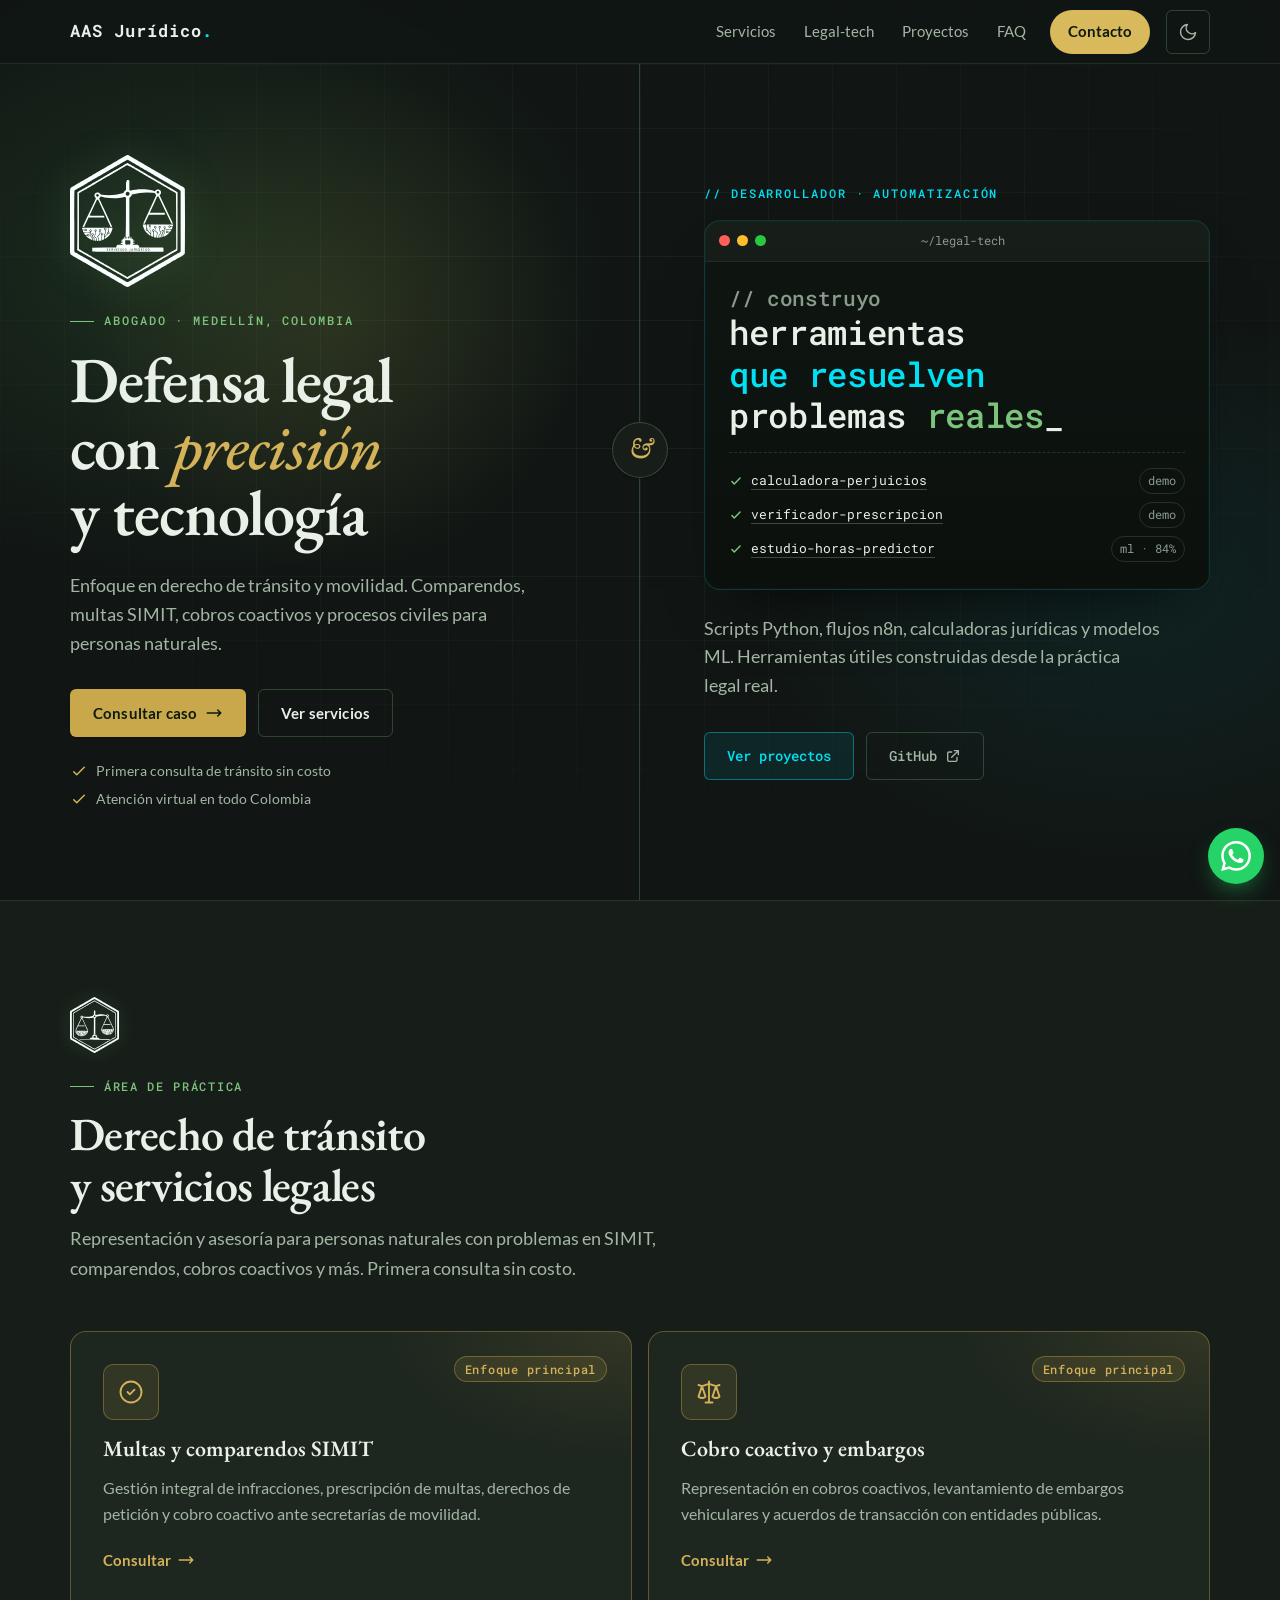
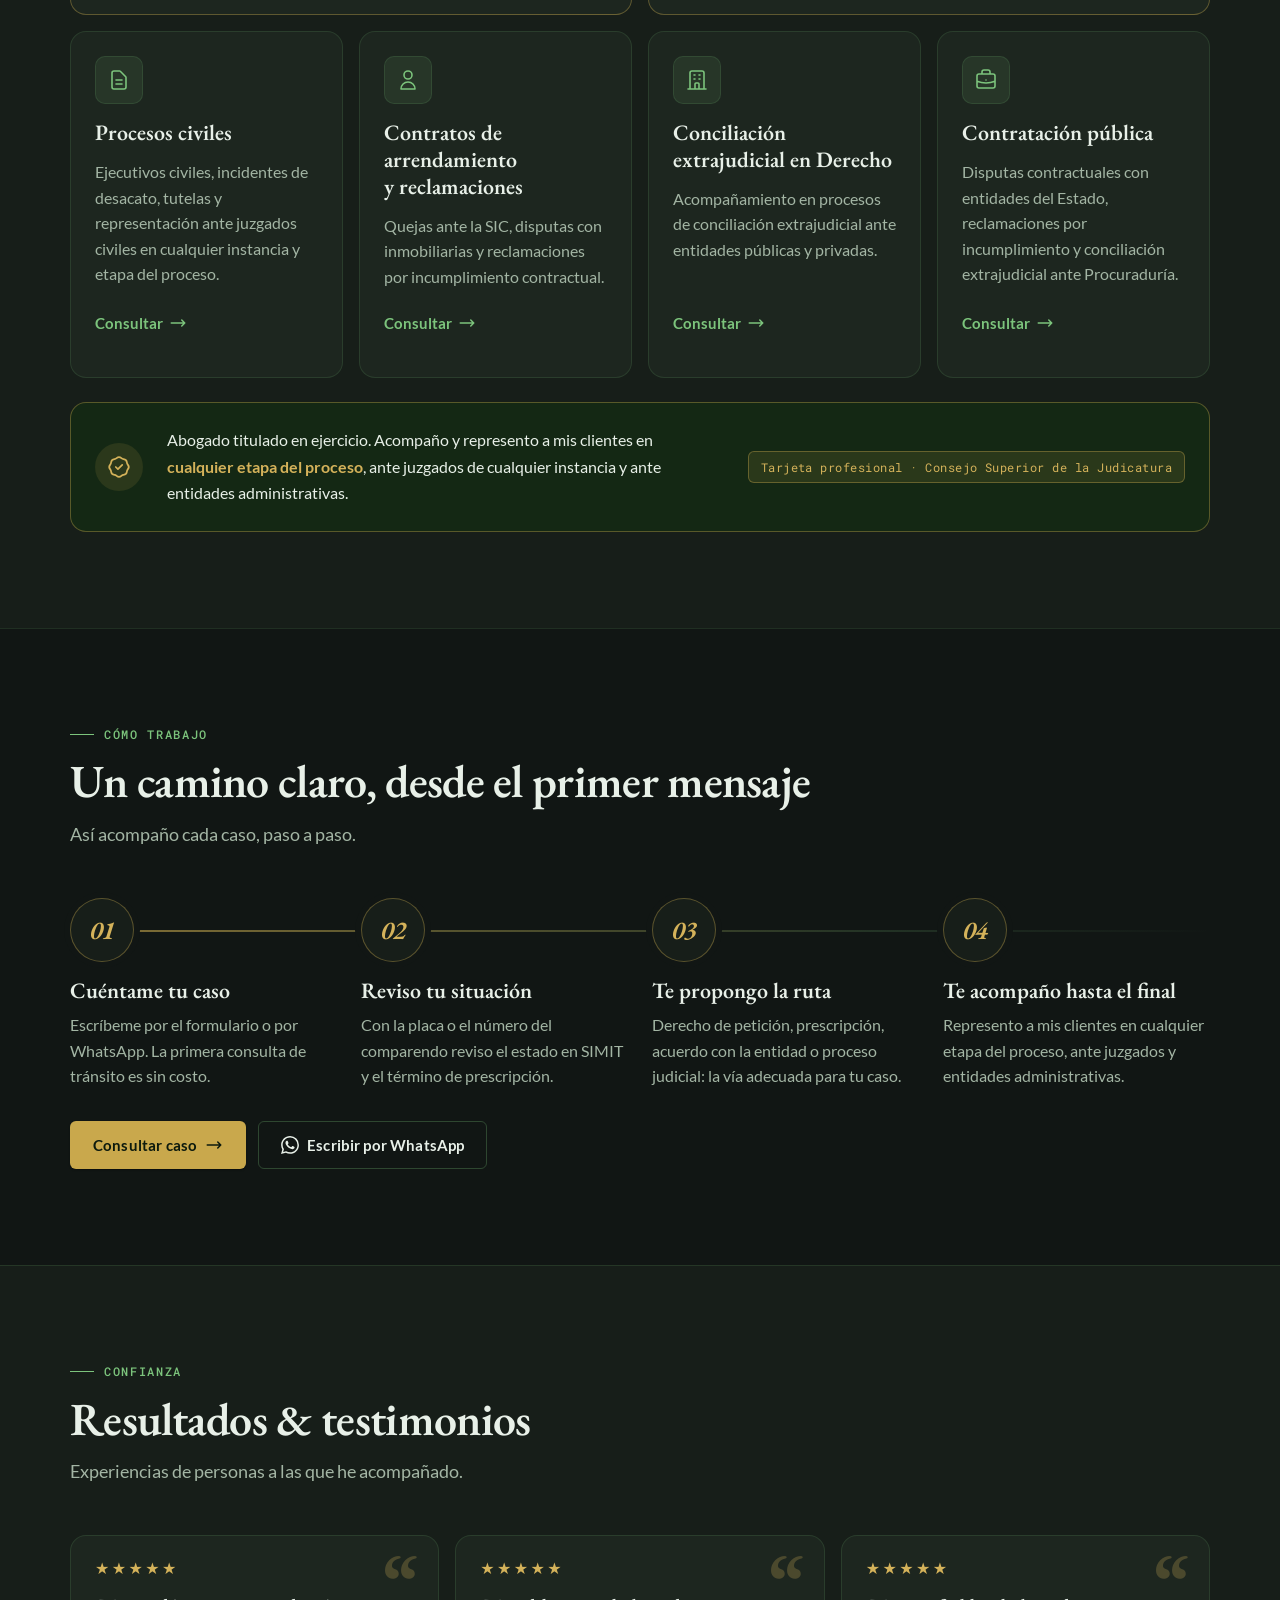
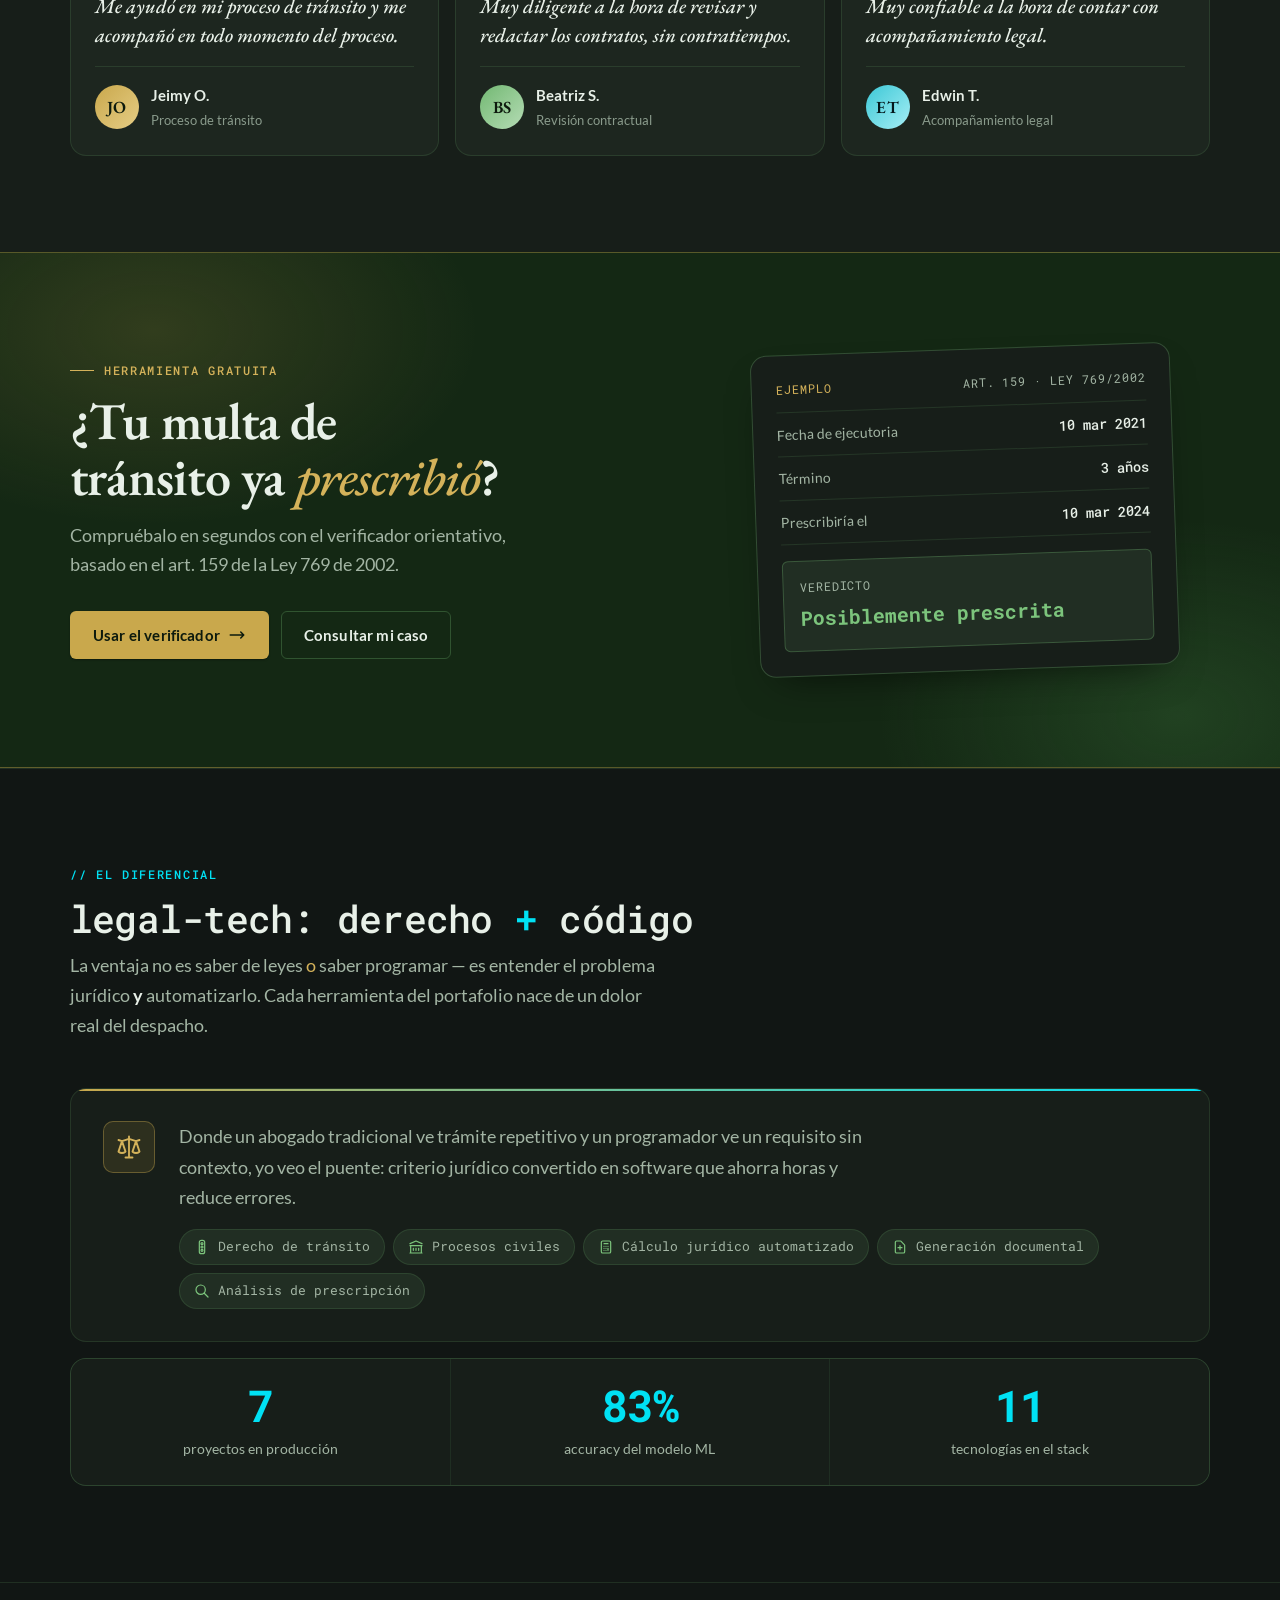
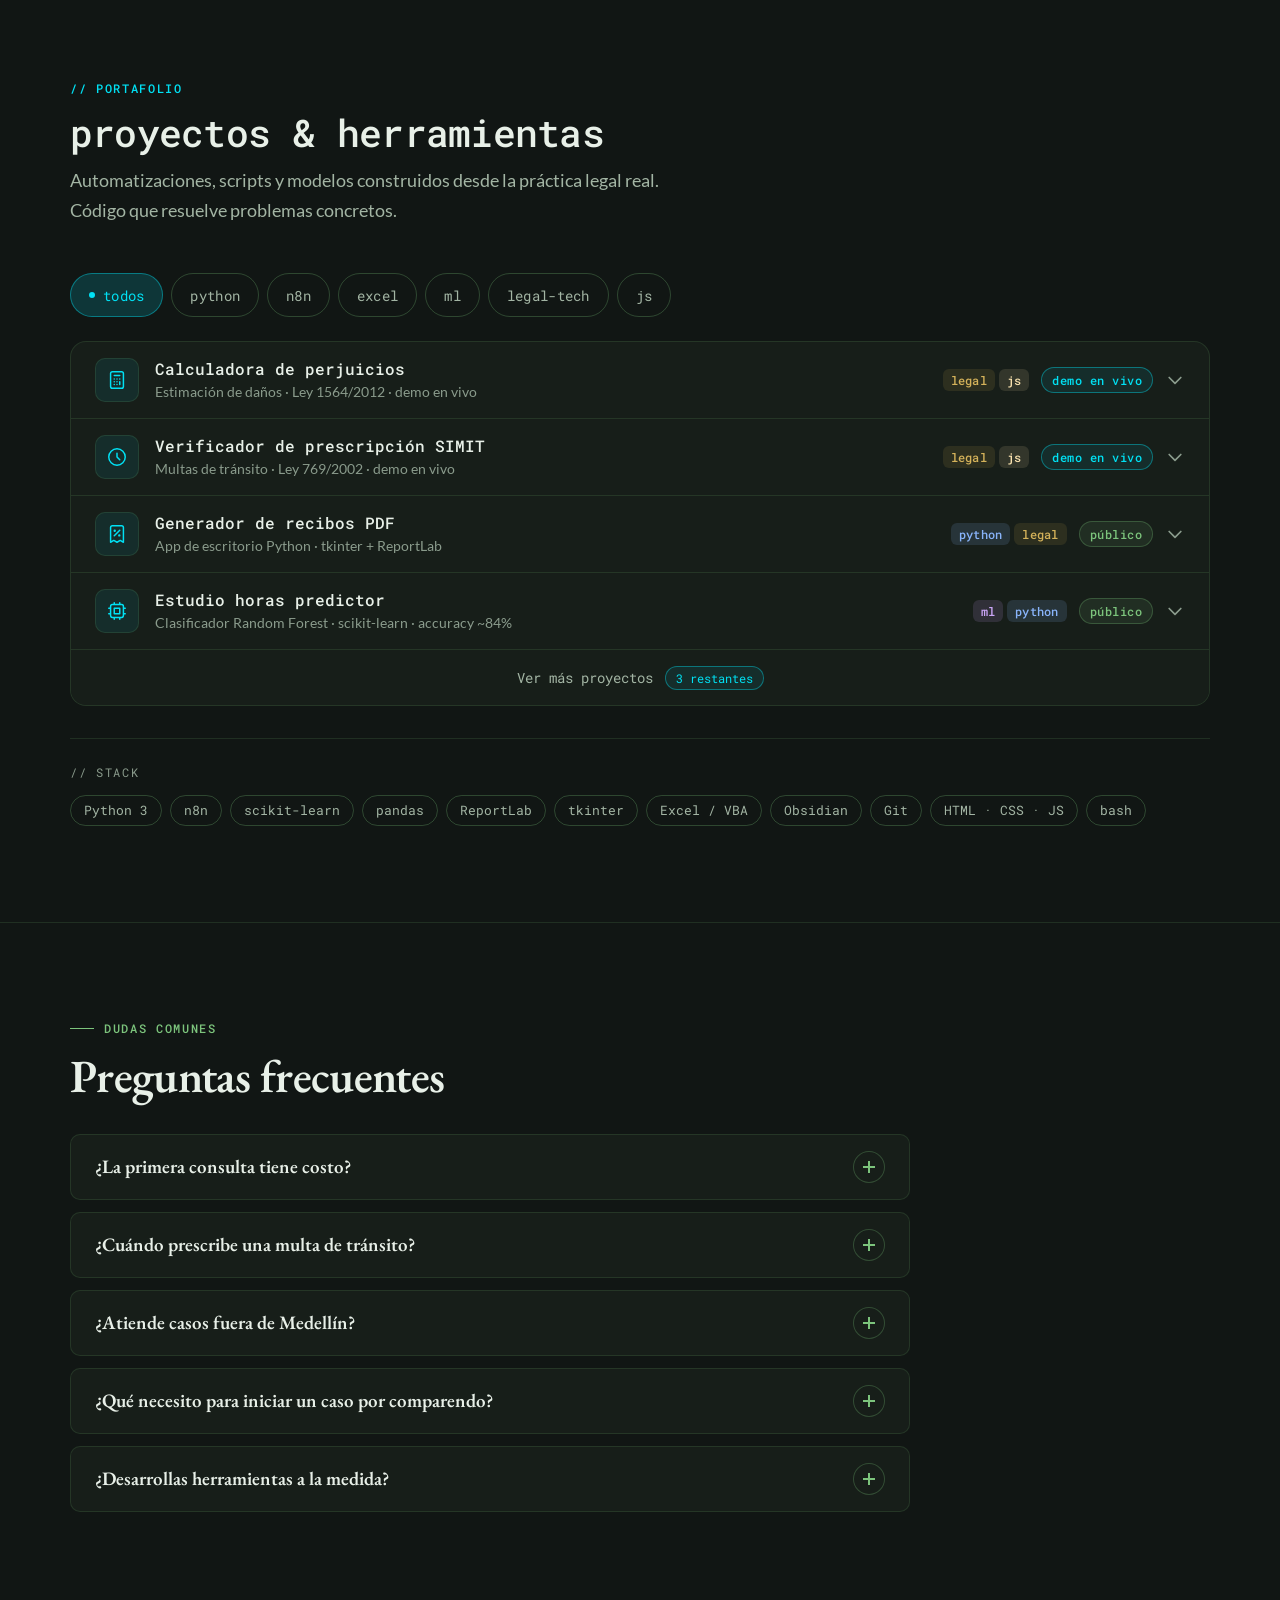
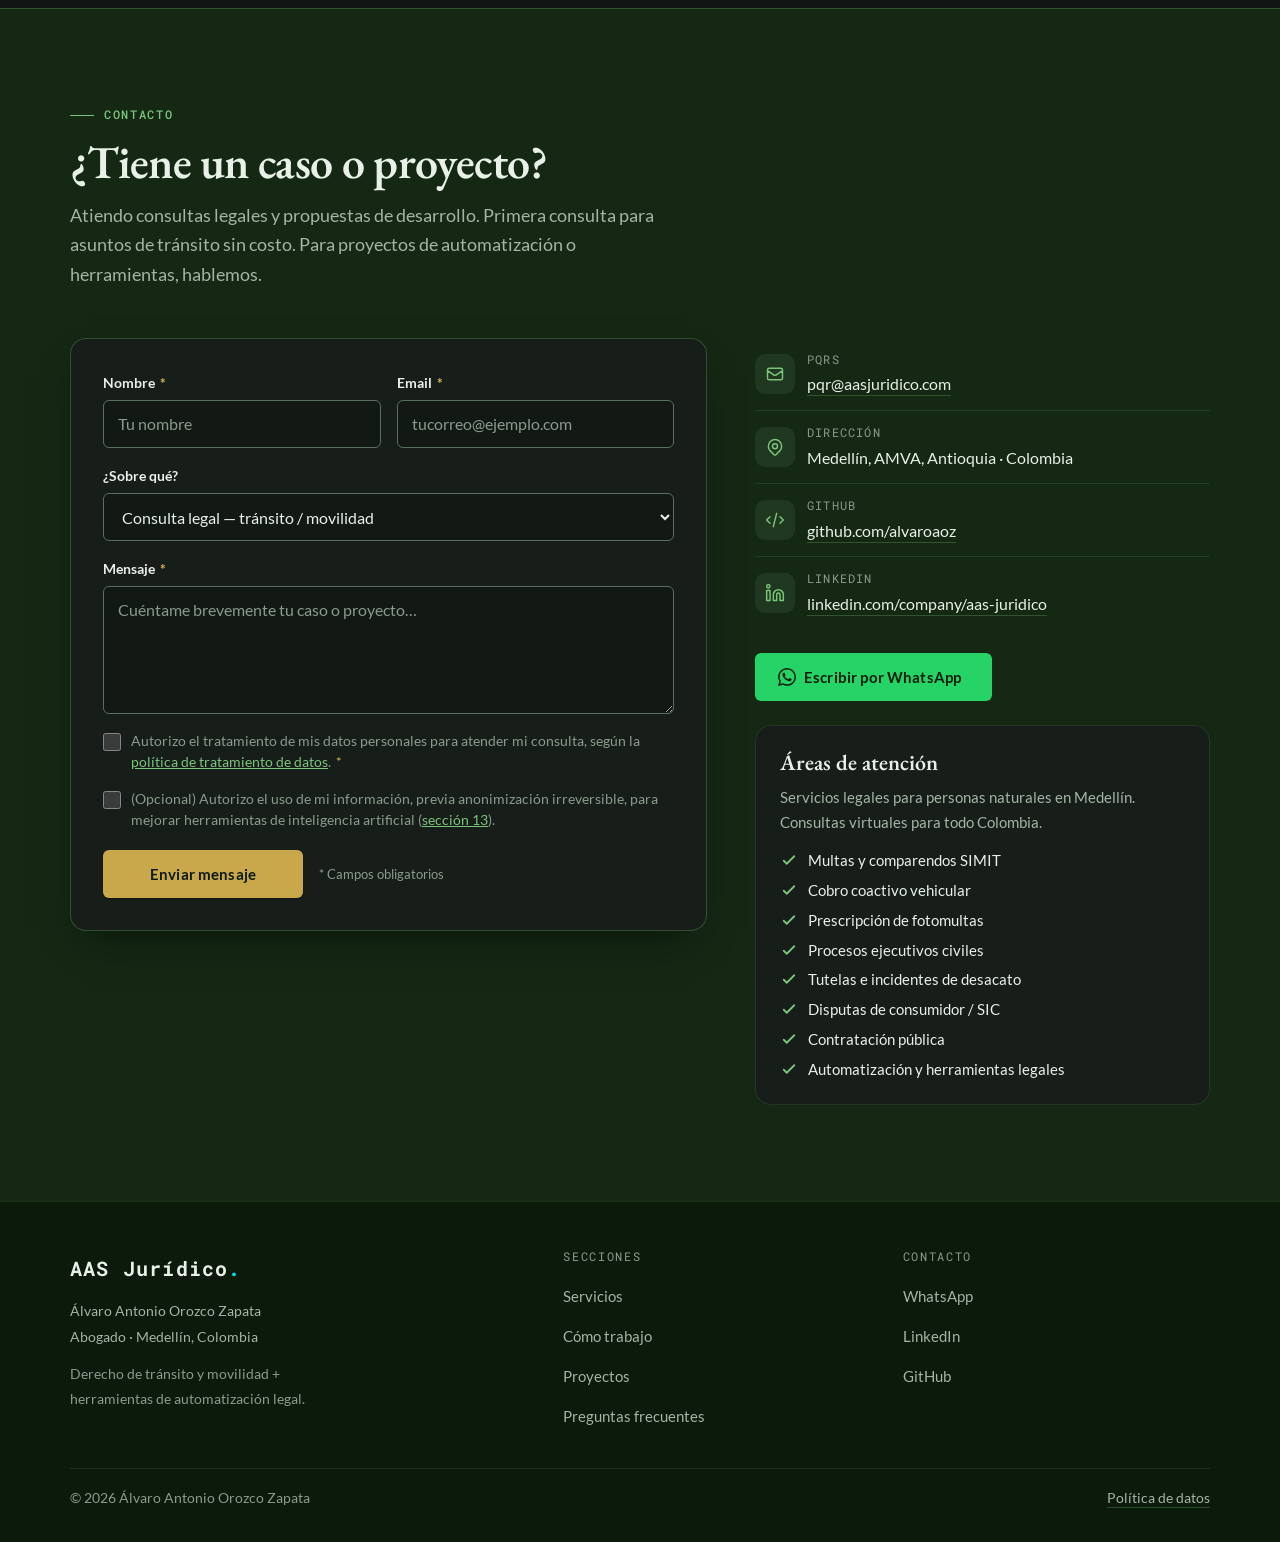
<file: index.html>
<!DOCTYPE html>
<html lang="es">
<head>
  <meta charset="UTF-8">
  <meta http-equiv="X-UA-Compatible" content="IE=edge">
  <meta name="viewport" content="width=device-width, initial-scale=1.0">

  <!-- Seguridad: Content-Security-Policy y políticas defensivas -->
  <meta http-equiv="Content-Security-Policy" content="default-src 'self'; script-src 'self' 'unsafe-inline'; style-src 'self' 'unsafe-inline'; font-src 'self' data:; img-src 'self' data:; connect-src 'self' https://api.web3forms.com; object-src 'none'; base-uri 'self'; form-action 'self'; upgrade-insecure-requests">
  <meta name="referrer" content="strict-origin-when-cross-origin">

  <meta name="description" content="Abogado de tránsito y movilidad en Medellín, con atención en todo Colombia: multas, comparendos, fotomultas, prescripción y cobro coactivo. Primera consulta de tránsito sin costo.">
  <meta name="author" content="Álvaro Antonio Orozco Zapata">
  <meta name="color-scheme" content="dark light">
  <meta name="theme-color" content="#111614">
  <link rel="canonical" href="https://www.aasjuridico.com/">

  <!-- Open Graph / redes sociales -->
  <meta property="og:type" content="website">
  <meta property="og:url" content="https://www.aasjuridico.com/">
  <meta property="og:title" content="AAS Jurídico — Abogado">
  <meta property="og:description" content="Abogado de tránsito y movilidad en Medellín, con atención en todo Colombia: multas, comparendos, fotomultas, prescripción y cobro coactivo. Primera consulta de tránsito sin costo.">
  <meta property="og:locale" content="es_CO">
  <meta property="og:image" content="https://www.aasjuridico.com/src/img/og-image.jpg">
  <meta property="og:image:type" content="image/jpeg">
  <meta property="og:image:alt" content="AAS Jurídico — Derecho de tránsito y movilidad en Medellín">
  <meta property="og:image:width" content="1200">
  <meta property="og:image:height" content="630">
  <meta name="twitter:card" content="summary_large_image">
  <meta name="twitter:title" content="AAS Jurídico — Abogado">
  <meta name="twitter:description" content="Abogado de tránsito y movilidad en Medellín, con atención en todo Colombia: multas, comparendos, fotomultas, prescripción y cobro coactivo. Primera consulta de tránsito sin costo.">
  <meta name="twitter:image" content="https://www.aasjuridico.com/src/img/og-image.jpg">

  <title>AAS Jurídico — Abogado</title>

  <link rel="icon" type="image/svg+xml" href="/src/img/logo-iso.svg">
  <link rel="apple-touch-icon" href="/src/img/icon-192.png">
  <link rel="manifest" href="/manifest.webmanifest">

  <!-- Fuentes autoalojadas: sin peticiones a Google; precarga las del primer pintado -->
  <link rel="preload" href="/css/fonts/lato-400.woff2" as="font" type="font/woff2" crossorigin>
  <link rel="preload" href="/css/fonts/eb-garamond-500-700.woff2" as="font" type="font/woff2" crossorigin>
  <link rel="stylesheet" href="/css/fonts.css?v=11">
  <link rel="stylesheet" href="css/main.css?v=11">

  <!-- Evita parpadeo de tema: aplica el tema guardado antes de pintar.
       La clase .js habilita las animaciones de scroll (sin JS el contenido se ve igual). -->
  <script>
    (function () {
      var d = document.documentElement;
      d.classList.add('js');
      try {
        if (localStorage.getItem('aoz-theme') === 'light') {
          d.setAttribute('data-theme', 'light');
          document.querySelector('meta[name="theme-color"]').setAttribute('content', '#f5f7f4');
        }
      } catch (e) {}
    })();
  </script>
</head>
<body>

<!-- Accesibilidad: salto al contenido -->
<a href="#main" class="skip-link">Saltar al contenido</a>

<!-- Barra de progreso de scroll -->
<div class="scroll-progress" id="scroll-progress" aria-hidden="true"></div>

<!-- NAV -->
<nav class="nav" aria-label="Navegación principal">
  <div class="nav__inner">
    <a href="#" class="nav__logo" aria-label="Inicio">
      <span class="nav__logo-text">AAS Jurídico<span class="nav__logo-dot">.</span></span>
    </a>
    <div class="nav__right">
      <button class="theme-toggle" id="theme-toggle" aria-label="Cambiar tema claro u oscuro" title="Cambiar tema">
        <svg width="24" height="24" class="icon-moon" viewBox="0 0 24 24" aria-hidden="true"><path d="M21 12.79A9 9 0 1111.21 3 7 7 0 0021 12.79z"/></svg>
        <svg width="24" height="24" class="icon-sun" viewBox="0 0 24 24" aria-hidden="true"><circle cx="12" cy="12" r="4"/><path d="M12 2v2m0 16v2M4.93 4.93l1.41 1.41m11.32 11.32l1.41 1.41M2 12h2m16 0h2M4.93 19.07l1.41-1.41m11.32-11.32l1.41-1.41"/></svg>
      </button>
      <button class="nav__toggle" aria-label="Abrir menú" aria-expanded="false" aria-controls="nav-menu">
        <svg width="24" height="24" class="icon-menu" viewBox="0 0 24 24" aria-hidden="true"><path d="M4 6h16M4 12h16M4 18h16"/></svg>
        <svg width="24" height="24" class="icon-close" viewBox="0 0 24 24" aria-hidden="true"><path d="M6 6l12 12M18 6L6 18"/></svg>
      </button>
    </div>
    <ul class="nav__menu" id="nav-menu" role="list">
      <li class="nav__menu-section">Derecho</li>
      <li><a href="#derecho">Servicios</a></li>
      <li class="nav__menu-section">&lt;dev/&gt;</li>
      <li><a href="#legaltech">Legal-tech</a></li>
      <li><a href="#proyectos">Proyectos</a></li>
      <li><a href="#faq">FAQ</a></li>
      <li><a href="#contacto" class="nav__pill">Contacto</a></li>
    </ul>
  </div>
</nav>

<main id="main">

<!-- HERO -->
<section class="hero" aria-label="Presentación">

  <div class="hero__glow" aria-hidden="true"></div>

  <div class="hero__law">
    <div class="hero__law-logo fade-up delay-1">
      <img src="/src/img/logo-full.svg" alt="AAS Jurídico" class="hero__law-logo-img" width="115" height="132" fetchpriority="high" decoding="async">
    </div>
    <p class="hero__eyebrow fade-up delay-2">Abogado · Medellín, Colombia</p>
    <h1 class="fade-up delay-3">
      Defensa legal<br>
      con <em>precisión</em><br>
      y tecnología
    </h1>
    <p class="hero__desc fade-up delay-4">
      Enfoque en derecho de tránsito y movilidad. Comparendos, multas SIMIT, cobros coactivos y procesos civiles para personas naturales.
    </p>
    <div class="hero__ctas fade-up delay-5">
      <a href="#contacto" class="btn-gold">Consultar caso<svg width="24" height="24" viewBox="0 0 24 24" aria-hidden="true"><path d="M17 8l4 4m0 0l-4 4m4-4H3"/></svg></a>
      <a href="#derecho"  class="btn-outline-green">Ver servicios</a>
    </div>
    <ul class="hero__trust fade-up delay-5">
      <li><svg width="24" height="24" viewBox="0 0 24 24" aria-hidden="true"><path d="M5 13l4 4L19 7"/></svg>Primera consulta de tránsito sin costo</li>
      <li><svg width="24" height="24" viewBox="0 0 24 24" aria-hidden="true"><path d="M5 13l4 4L19 7"/></svg>Atención virtual en todo Colombia</li>
    </ul>
  </div>

  <div class="hero__divider" aria-hidden="true">&amp;</div>

  <div class="hero__dev">
    <p class="hero__eyebrow fade-up delay-1">// desarrollador · automatización</p>
    <div class="terminal fade-up delay-2">
      <div class="terminal__bar" aria-hidden="true">
        <span class="terminal__dot"></span><span class="terminal__dot"></span><span class="terminal__dot"></span>
        <span class="terminal__title">~/legal-tech</span>
      </div>
      <div class="terminal__body">
        <h2 class="terminal__heading">
          <span class="t-line c-dim">// construyo</span>
          <span class="t-line">herramientas</span>
          <span class="t-line c-cyan">que resuelven</span>
          <span class="t-line">problemas<span class="c-green"> reales</span><span class="cursor" aria-hidden="true">_</span></span>
        </h2>
        <ul class="terminal__log" aria-label="Demos y proyectos destacados">
          <li><a href="#proyectos" data-abrir="calculadora-perjuicios">calculadora-perjuicios</a><span class="t-tag">demo</span></li>
          <li><a href="#proyectos" data-abrir="verificador-prescripcion">verificador-prescripcion</a><span class="t-tag">demo</span></li>
          <li><a href="#proyectos" data-abrir="estudio-horas-predictor">estudio-horas-predictor</a><span class="t-tag">ml · 84%</span></li>
        </ul>
      </div>
    </div>
    <p class="hero__desc fade-up delay-3">
      Scripts Python, flujos n8n, calculadoras jurídicas y modelos ML. Herramientas útiles construidas desde la práctica legal real.
    </p>
    <div class="hero__ctas fade-up delay-4">
      <a href="#proyectos" class="btn-cyan">Ver proyectos</a>
      <a href="https://github.com/alvaroaoz" target="_blank" rel="noopener noreferrer" class="btn-outline-cyan">GitHub<svg width="24" height="24" viewBox="0 0 24 24" aria-hidden="true"><path d="M10 6H6a2 2 0 00-2 2v10a2 2 0 002 2h10a2 2 0 002-2v-4M14 4h6m0 0v6m0-6L10 14"/></svg><span class="sr-only">(se abre en una pestaña nueva)</span></a>
    </div>
  </div>

</section>

<!-- DERECHO -->
<section id="derecho" class="section" aria-label="Servicios jurídicos">
  <div class="section__inner">

    <div class="section__law-header">
      <img src="/src/img/logo-iso.svg" alt="" class="section__law-logo-img" width="49" height="56" aria-hidden="true" loading="lazy" decoding="async">
    </div>
    <span class="section__label section__label--law">Área de práctica</span>
    <h2 class="section__title section__title--serif">
      Derecho de tránsito<br>y servicios legales
    </h2>
    <p class="section__sub">
      Representación y asesoría para personas naturales con problemas en SIMIT, comparendos, cobros coactivos y más. Primera consulta sin costo.
    </p>

    <div class="law-grid">
      <article class="law-card law-card--core reveal">
        <span class="law-card__badge">Enfoque principal</span>
        <div class="law-card__icon" aria-hidden="true"><svg width="24" height="24" viewBox="0 0 24 24"><path d="M9 12l2 2 4-4m6 2a9 9 0 11-18 0 9 9 0 0118 0z"/></svg></div>
        <h3>Multas y comparendos SIMIT</h3>
        <p>Gestión integral de infracciones, prescripción de multas, derechos de petición y cobro coactivo ante secretarías de movilidad.</p>
        <a class="law-card__link" href="#contacto" data-tipo="Consulta legal — tránsito/movilidad">Consultar<span class="sr-only"> sobre multas y comparendos SIMIT</span><svg width="24" height="24" viewBox="0 0 24 24" aria-hidden="true"><path d="M17 8l4 4m0 0l-4 4m4-4H3"/></svg></a>
      </article>
      <article class="law-card law-card--core reveal">
        <span class="law-card__badge">Enfoque principal</span>
        <div class="law-card__icon" aria-hidden="true"><svg width="24" height="24" viewBox="0 0 24 24"><path d="M3 6l3 1m0 0l-3 9a5 5 0 006 0M6 7l3 9M6 7l6-2m6 2l3-1m-3 1l-3 9a5 5 0 006 0M18 7l3 9m-3-9l-6-2m0-2v2m0 16V5m0 16H9m3 0h3"/></svg></div>
        <h3>Cobro coactivo y embargos</h3>
        <p>Representación en cobros coactivos, levantamiento de embargos vehiculares y acuerdos de transacción con entidades públicas.</p>
        <a class="law-card__link" href="#contacto" data-tipo="Consulta legal — tránsito/movilidad">Consultar<span class="sr-only"> sobre cobro coactivo y embargos</span><svg width="24" height="24" viewBox="0 0 24 24" aria-hidden="true"><path d="M17 8l4 4m0 0l-4 4m4-4H3"/></svg></a>
      </article>
      <article class="law-card reveal">
        <div class="law-card__icon" aria-hidden="true"><svg width="24" height="24" viewBox="0 0 24 24"><path d="M9 12h6m-6 4h6m2 5H7a2 2 0 01-2-2V5a2 2 0 012-2h5.586a1 1 0 01.707.293l5.414 5.414a1 1 0 01.293.707V19a2 2 0 01-2 2z"/></svg></div>
        <h3>Procesos civiles</h3>
        <p>Ejecutivos civiles, incidentes de desacato, tutelas y representación ante juzgados civiles en cualquier instancia y etapa del proceso.</p>
        <a class="law-card__link" href="#contacto" data-tipo="Consulta legal — proceso civil">Consultar<span class="sr-only"> sobre procesos civiles</span><svg width="24" height="24" viewBox="0 0 24 24" aria-hidden="true"><path d="M17 8l4 4m0 0l-4 4m4-4H3"/></svg></a>
      </article>
      <article class="law-card reveal">
        <div class="law-card__icon" aria-hidden="true"><svg width="24" height="24" viewBox="0 0 24 24"><path d="M16 7a4 4 0 11-8 0 4 4 0 018 0zM12 14a7 7 0 00-7 7h14a7 7 0 00-7-7z"/></svg></div>
        <h3>Contratos de arrendamiento y reclamaciones</h3>
        <p>Quejas ante la SIC, disputas con inmobiliarias y reclamaciones por incumplimiento contractual.</p>
        <a class="law-card__link" href="#contacto" data-tipo="Consulta legal — otro">Consultar<span class="sr-only"> sobre contratos de arrendamiento y reclamaciones</span><svg width="24" height="24" viewBox="0 0 24 24" aria-hidden="true"><path d="M17 8l4 4m0 0l-4 4m4-4H3"/></svg></a>
      </article>
      <article class="law-card reveal">
        <div class="law-card__icon" aria-hidden="true"><svg width="24" height="24" viewBox="0 0 24 24"><path d="M19 21V5a2 2 0 00-2-2H7a2 2 0 00-2 2v16m14 0h2m-2 0h-5m-9 0H3m2 0h5M9 7h1m-1 4h1m4-4h1m-1 4h1m-5 10v-5a1 1 0 011-1h2a1 1 0 011 1v5m-4 0h4"/></svg></div>
        <h3>Conciliación extrajudicial en Derecho</h3>
        <p>Acompañamiento en procesos de conciliación extrajudicial ante entidades públicas y privadas.</p>
        <a class="law-card__link" href="#contacto" data-tipo="Consulta legal — otro">Consultar<span class="sr-only"> sobre conciliación extrajudicial en derecho</span><svg width="24" height="24" viewBox="0 0 24 24" aria-hidden="true"><path d="M17 8l4 4m0 0l-4 4m4-4H3"/></svg></a>
      </article>
      <article class="law-card reveal">
        <div class="law-card__icon" aria-hidden="true"><svg width="24" height="24" viewBox="0 0 24 24"><path d="M21 13.255A24 24 0 0112 15c-3.183 0-6.22-.62-9-1.745M16 6V4a2 2 0 00-2-2h-4a2 2 0 00-2 2v2m4 6h.01M5 20h14a2 2 0 002-2V8a2 2 0 00-2-2H5a2 2 0 00-2 2v10a2 2 0 002 2z"/></svg></div>
        <h3>Contratación pública</h3>
        <p>Disputas contractuales con entidades del Estado, reclamaciones por incumplimiento y conciliación extrajudicial ante Procuraduría.</p>
        <a class="law-card__link" href="#contacto" data-tipo="Consulta legal — otro">Consultar<span class="sr-only"> sobre contratación pública</span><svg width="24" height="24" viewBox="0 0 24 24" aria-hidden="true"><path d="M17 8l4 4m0 0l-4 4m4-4H3"/></svg></a>
      </article>
    </div>

    <div class="tp-box reveal">
      <div class="tp-box__icon" aria-hidden="true"><svg width="24" height="24" viewBox="0 0 24 24"><path d="M9 12l2 2 4-4M7.835 4.697a3.42 3.42 0 001.946-.806 3.42 3.42 0 014.438 0 3.42 3.42 0 001.946.806 3.42 3.42 0 013.138 3.138 3.42 3.42 0 00.806 1.946 3.42 3.42 0 010 4.438 3.42 3.42 0 00-.806 1.946 3.42 3.42 0 01-3.138 3.138 3.42 3.42 0 00-1.946.806 3.42 3.42 0 01-4.438 0 3.42 3.42 0 00-1.946-.806 3.42 3.42 0 01-3.138-3.138 3.42 3.42 0 00-.806-1.946 3.42 3.42 0 010-4.438 3.42 3.42 0 00.806-1.946 3.42 3.42 0 013.138-3.138z"/></svg></div>
      <p>Abogado titulado en ejercicio. Acompaño y represento a mis clientes en <strong>cualquier etapa del proceso</strong>, ante juzgados de cualquier instancia y ante entidades administrativas.</p>
      <span class="tp-badge">Tarjeta profesional · Consejo Superior de la Judicatura</span>
    </div>

  </div>
</section>

<!-- CÓMO TRABAJO -->
<section id="proceso" class="section section--process" aria-labelledby="proceso-title">
  <div class="section__inner">
    <span class="section__label section__label--law">Cómo trabajo</span>
    <h2 class="section__title section__title--serif" id="proceso-title">Un camino claro, desde el primer mensaje</h2>
    <p class="section__sub">Así acompaño cada caso, paso a paso.</p>

    <ol class="steps" role="list">
      <li class="step reveal">
        <span class="step__num" aria-hidden="true">01</span>
        <h3 class="step__title">Cuéntame tu caso</h3>
        <p>Escríbeme por el formulario o por WhatsApp. La primera consulta de tránsito es sin costo.</p>
      </li>
      <li class="step reveal">
        <span class="step__num" aria-hidden="true">02</span>
        <h3 class="step__title">Reviso tu situación</h3>
        <p>Con la placa o el número del comparendo reviso el estado en SIMIT y el término de prescripción.</p>
      </li>
      <li class="step reveal">
        <span class="step__num" aria-hidden="true">03</span>
        <h3 class="step__title">Te propongo la ruta</h3>
        <p>Derecho de petición, prescripción, acuerdo con la entidad o proceso judicial: la vía adecuada para tu caso.</p>
      </li>
      <li class="step reveal">
        <span class="step__num" aria-hidden="true">04</span>
        <h3 class="step__title">Te acompaño hasta el final</h3>
        <p>Represento a mis clientes en cualquier etapa del proceso, ante juzgados y entidades administrativas.</p>
      </li>
    </ol>

    <div class="process__cta reveal">
      <a href="#contacto" class="btn-gold">Consultar caso<svg width="24" height="24" viewBox="0 0 24 24" aria-hidden="true"><path d="M17 8l4 4m0 0l-4 4m4-4H3"/></svg></a>
      <a href="https://wa.me/573027400632?text=Hola%2C%20quiero%20consultar%20sobre..." class="btn-outline-green" target="_blank" rel="noopener noreferrer"><svg width="24" height="24" viewBox="0 0 24 24" aria-hidden="true"><path d="M17.472 14.382c-.297-.149-1.758-.867-2.03-.967-.273-.099-.471-.148-.67.15-.197.297-.767.966-.94 1.164-.173.199-.347.223-.644.075-.297-.15-1.255-.463-2.39-1.475-.883-.788-1.48-1.761-1.653-2.059-.173-.297-.018-.458.13-.606.134-.133.298-.347.446-.52.149-.174.198-.298.298-.497.099-.198.05-.371-.025-.52-.075-.149-.669-1.612-.916-2.207-.242-.579-.487-.5-.669-.51-.173-.008-.371-.01-.57-.01-.198 0-.52.074-.792.372-.272.297-1.04 1.016-1.04 2.479 0 1.462 1.065 2.875 1.213 3.074.149.198 2.096 3.2 5.077 4.487.709.306 1.262.489 1.694.625.712.227 1.36.195 1.871.118.571-.085 1.758-.719 2.006-1.413.248-.694.248-1.289.173-1.413-.074-.124-.272-.198-.57-.347m-5.421 7.403h-.004a9.87 9.87 0 01-5.031-1.378l-.361-.214-3.741.982.998-3.648-.235-.374a9.86 9.86 0 01-1.51-5.26c.001-5.45 4.436-9.884 9.888-9.884 2.64 0 5.122 1.03 6.988 2.898a9.825 9.825 0 012.893 6.994c-.003 5.45-4.437 9.884-9.885 9.884m8.413-18.297A11.815 11.815 0 0012.05 0C5.495 0 .16 5.335.157 11.892c0 2.096.547 4.142 1.588 5.945L.057 24l6.305-1.654a11.882 11.882 0 005.683 1.448h.005c6.554 0 11.89-5.335 11.893-11.893a11.821 11.821 0 00-3.48-8.413z"/></svg>Escribir por WhatsApp<span class="sr-only"> (se abre en una pestaña nueva)</span></a>
    </div>
  </div>
</section>

<!-- RESULTADOS / TESTIMONIOS -->
<section id="resultados" class="section section--testi" aria-label="Resultados y testimonios">
  <div class="section__inner">
    <span class="section__label section__label--law">Confianza</span>
    <h2 class="section__title section__title--serif">Resultados &amp; testimonios</h2>
    <p class="section__sub">
      Experiencias de personas a las que he acompañado.
    </p>

    <div class="testi-grid">
      <figure class="testi-card reveal">
        <div class="testi-card__stars" role="img" aria-label="5 de 5 estrellas">★★★★★</div>
        <blockquote>Me ayudó en mi proceso de tránsito y me acompañó en todo momento del proceso.</blockquote>
        <figcaption><span class="testi-card__avatar" aria-hidden="true">JO</span><span class="testi-card__who"><span class="testi-card__name">Jeimy O.</span><span class="testi-card__case">Proceso de tránsito</span></span></figcaption>
      </figure>
      <figure class="testi-card reveal">
        <div class="testi-card__stars" role="img" aria-label="5 de 5 estrellas">★★★★★</div>
        <blockquote>Muy diligente a la hora de revisar y redactar los contratos, sin contratiempos.</blockquote>
        <figcaption><span class="testi-card__avatar" aria-hidden="true">BS</span><span class="testi-card__who"><span class="testi-card__name">Beatriz S.</span><span class="testi-card__case">Revisión contractual</span></span></figcaption>
      </figure>
      <figure class="testi-card reveal">
        <div class="testi-card__stars" role="img" aria-label="5 de 5 estrellas">★★★★★</div>
        <blockquote>Muy confiable a la hora de contar con acompañamiento legal.</blockquote>
        <figcaption><span class="testi-card__avatar" aria-hidden="true">ET</span><span class="testi-card__who"><span class="testi-card__name">Edwin T.</span><span class="testi-card__case">Acompañamiento legal</span></span></figcaption>
      </figure>
    </div>

    <!-- FORMULARIO "DEJA TU TESTIMONIO" (desactivado; para reactivarlo, quita este comentario).
         La lógica JS (#testi-form en js/main.js) y los estilos (.testi-leave/.testi-form en css/main.css) siguen listos.
    <details class="testi-leave reveal">
      <summary class="btn-outline-green">¿Te acompañé en tu caso? Deja tu testimonio</summary>
      <form class="contact-form testi-form" id="testi-form" autocomplete="on">
        <input type="hidden" name="access_key" value="b7d80fa3-d1ab-4eb9-ac18-b5873f93e70f">
        <input type="hidden" name="subject" value="Nuevo testimonio desde aasjuridico.com">
        <input type="hidden" name="from_name" value="Testimonios AAS Jurídico">
        <input type="checkbox" name="botcheck" class="sr-only" tabindex="-1" autocomplete="off" aria-hidden="true">
        <div class="contact-form__row">
          <div class="field">
            <label for="tf-nombre">Nombre <span class="field__req" aria-hidden="true">*</span></label>
            <input type="text" id="tf-nombre" name="name" required maxlength="80" placeholder="Se publicará como nombre e inicial" autocomplete="name">
          </div>
          <div class="field">
            <label for="tf-caso">Tipo de caso</label>
            <select id="tf-caso" name="caso">
              <option>Proceso de tránsito</option>
              <option>Proceso civil</option>
              <option>Revisión contractual</option>
              <option>Acompañamiento legal</option>
              <option>Otro</option>
            </select>
          </div>
        </div>
        <div class="field">
          <label for="tf-estrellas">Calificación</label>
          <select id="tf-estrellas" name="estrellas">
            <option value="5">★★★★★ Excelente</option>
            <option value="4">★★★★ Muy bueno</option>
            <option value="3">★★★ Bueno</option>
            <option value="2">★★ Regular</option>
            <option value="1">★ Malo</option>
          </select>
        </div>
        <div class="field">
          <label for="tf-msg">Tu experiencia <span class="field__req" aria-hidden="true">*</span></label>
          <textarea id="tf-msg" name="message" required rows="3" maxlength="600" placeholder="Cuéntanos cómo fue el acompañamiento…"></textarea>
        </div>
        <label class="testi-form__consent">
          <input type="checkbox" name="autoriza_publicar" value="Sí" required>
          <span>Autorizo publicar mi testimonio en esta web con mi nombre e inicial del apellido, según la <a href="/politica.html">política de tratamiento de datos</a>.</span>
        </label>
        <div class="contact-form__footer">
          <button type="submit" class="btn-gold contact-form__submit">Enviar testimonio</button>
        </div>
        <p class="contact-form__status" role="status" aria-live="polite"></p>
      </form>
    </details>
    -->
  </div>
</section>

<!-- CTA: VERIFICADOR DE PRESCRIPCIÓN -->
<section class="cta-band" aria-labelledby="cta-verificador-title">
  <div class="cta-band__inner">
    <div class="cta-band__copy reveal">
      <span class="section__label section__label--gold">Herramienta gratuita</span>
      <h2 class="cta-band__title" id="cta-verificador-title">¿Tu multa de tránsito ya <em>prescribió</em>?</h2>
      <p class="cta-band__text">Compruébalo en segundos con el verificador orientativo, basado en el art. 159 de la Ley 769 de 2002.</p>
      <div class="cta-band__actions">
        <a href="#proyectos" class="btn-gold" data-abrir="verificador-prescripcion">Usar el verificador<svg width="24" height="24" viewBox="0 0 24 24" aria-hidden="true"><path d="M17 8l4 4m0 0l-4 4m4-4H3"/></svg></a>
        <a href="#contacto" class="btn-outline-green" data-tipo="Consulta legal — tránsito/movilidad">Consultar mi caso</a>
      </div>
    </div>
    <div class="cta-band__visual reveal" aria-hidden="true">
      <div class="verdict-card">
        <div class="verdict-card__top"><span class="verdict-card__tag">Ejemplo</span><span>art. 159 · Ley 769/2002</span></div>
        <dl class="verdict-card__rows">
          <div><dt>Fecha de ejecutoria</dt><dd>10 mar 2021</dd></div>
          <div><dt>Término</dt><dd>3 años</dd></div>
          <div><dt>Prescribiría el</dt><dd>10 mar 2024</dd></div>
        </dl>
        <div class="verdict-card__result">
          <span class="verdict-card__label">Veredicto</span>
          <strong class="verdict-card__value">Posiblemente prescrita</strong>
        </div>
      </div>
    </div>
  </div>
</section>

<!-- LEGAL-TECH -->
<section id="legaltech" class="section section--skills" aria-label="Legal-tech: el diferencial">
  <div class="section__inner">

    <span class="section__label section__label--dev">// el diferencial</span>
    <h2 class="section__title section__title--mono">legal-tech: derecho <span class="c-cyan">+</span> código</h2>
    <p class="section__sub">
      La ventaja no es saber de leyes <em>o</em> saber programar — es entender el problema jurídico <strong>y</strong> automatizarlo. Cada herramienta del portafolio nace de un dolor real del despacho.
    </p>

    <article class="legaltech-card reveal">
      <span class="legaltech-card__icon" aria-hidden="true"><svg width="24" height="24" viewBox="0 0 24 24"><path d="M3 6l3 1m0 0l-3 9a5.002 5.002 0 006.001 0M6 7l3 9M6 7l6-2m6 2l3-1m-3 1l-3 9a5.002 5.002 0 006.001 0M18 7l3 9m-3-9l-6-2m0-2v2m0 16V5m0 16H9m3 0h3"/></svg></span>
      <p class="legaltech-card__lead">
        Donde un abogado tradicional ve trámite repetitivo y un programador ve un requisito sin contexto, yo veo el puente: criterio jurídico convertido en software que ahorra horas y reduce errores.
      </p>
      <div class="skill-chips">
        <span class="skill-chip"><svg width="24" height="24" class="chip-ico" viewBox="0 0 24 24" aria-hidden="true"><rect x="8" y="2" width="8" height="20" rx="3"/><circle cx="12" cy="7" r="1.5"/><circle cx="12" cy="12" r="1.5"/><circle cx="12" cy="17" r="1.5"/></svg>Derecho de tránsito</span>
        <span class="skill-chip"><svg width="24" height="24" class="chip-ico" viewBox="0 0 24 24" aria-hidden="true"><path d="M8 14v3m4-3v3m4-3v3M3 21h18M3 10h18M3 7l9-4 9 4M4 10h16v11H4V10z"/></svg>Procesos civiles</span>
        <span class="skill-chip"><svg width="24" height="24" class="chip-ico" viewBox="0 0 24 24" aria-hidden="true"><path d="M9 7h6m0 10v-3m-3 3h.01M9 17h.01M9 14h.01M12 14h.01M15 11h.01M12 11h.01M9 11h.01M7 21h10a2 2 0 002-2V5a2 2 0 00-2-2H7a2 2 0 00-2 2v14a2 2 0 002 2z"/></svg>Cálculo jurídico automatizado</span>
        <span class="skill-chip"><svg width="24" height="24" class="chip-ico" viewBox="0 0 24 24" aria-hidden="true"><path d="M9 13h6m-3-3v6m5 5H7a2 2 0 01-2-2V5a2 2 0 012-2h5.586a1 1 0 01.707.293l5.414 5.414a1 1 0 01.293.707V19a2 2 0 01-2 2z"/></svg>Generación documental</span>
        <span class="skill-chip"><svg width="24" height="24" class="chip-ico" viewBox="0 0 24 24" aria-hidden="true"><path d="M21 21l-6-6m2-5a7 7 0 11-14 0 7 7 0 0114 0z"/></svg>Análisis de prescripción</span>
      </div>
    </article>

    <!-- métricas de impacto (el valor real queda en el HTML; JS lo anima desde 0) -->
    <div class="impact-stats reveal" role="group" aria-label="Indicadores">
      <div class="impact-stat"><span class="impact-stat__num" data-count="7">7</span><span class="impact-stat__label">proyectos en producción</span></div>
      <div class="impact-stat"><span class="impact-stat__num" data-count="84" data-suffix="%">84%</span><span class="impact-stat__label">accuracy del modelo ML</span></div>
      <div class="impact-stat"><span class="impact-stat__num" data-count="11">11</span><span class="impact-stat__label">tecnologías en el stack</span></div>
    </div>

  </div>
</section>

<!-- PROYECTOS -->
<section id="proyectos" class="section" aria-label="Portafolio de desarrollo">
  <div class="section__inner">

    <span class="section__label section__label--dev">// portafolio</span>
    <h2 class="section__title section__title--mono">proyectos &amp; herramientas</h2>
    <p class="section__sub">
      Automatizaciones, scripts y modelos construidos desde la práctica legal real. Código que resuelve problemas concretos.
    </p>

    <div class="dev-filters" role="group" aria-label="Filtrar proyectos">
      <button type="button" class="filter-btn active" data-filter="all" aria-pressed="true">todos</button>
      <button type="button" class="filter-btn" data-filter="python" aria-pressed="false">python</button>
      <button type="button" class="filter-btn" data-filter="n8n" aria-pressed="false">n8n</button>
      <button type="button" class="filter-btn" data-filter="excel" aria-pressed="false">excel</button>
      <button type="button" class="filter-btn" data-filter="ml" aria-pressed="false">ml</button>
      <button type="button" class="filter-btn" data-filter="legal" aria-pressed="false">legal-tech</button>
      <button type="button" class="filter-btn" data-filter="js" aria-pressed="false">js</button>
    </div>

    <!-- El accordion se genera aquí por renderer.js -->
    <div class="projects-accordion" id="projects-accordion"></div>

    <!-- Stack -->
    <div class="stack-section reveal">
      <p class="stack-label">// stack</p>
      <div class="stack-pills">
        <span class="stack-pill">Python 3</span>
        <span class="stack-pill">n8n</span>
        <span class="stack-pill">scikit-learn</span>
        <span class="stack-pill">pandas</span>
        <span class="stack-pill">ReportLab</span>
        <span class="stack-pill">tkinter</span>
        <span class="stack-pill">Excel / VBA</span>
        <span class="stack-pill">Obsidian</span>
        <span class="stack-pill">Git</span>
        <span class="stack-pill">HTML · CSS · JS</span>
        <span class="stack-pill">bash</span>
      </div>
    </div>

  </div>
</section>

<!-- FAQ -->
<section id="faq" class="section section--faq" aria-label="Preguntas frecuentes">
  <div class="section__inner">
    <span class="section__label section__label--law">Dudas comunes</span>
    <h2 class="section__title section__title--serif">Preguntas frecuentes</h2>

    <div class="faq-list">
      <details class="faq-item">
        <summary>¿La primera consulta tiene costo?</summary>
        <p>La primera consulta para asuntos de tránsito y movilidad es <strong>sin costo</strong>. Para proyectos de desarrollo o automatización, hablamos del alcance y te paso una propuesta.</p>
      </details>
      <details class="faq-item">
        <summary>¿Cuándo prescribe una multa de tránsito?</summary>
        <p>Como regla general, la acción de cobro de las multas de tránsito prescribe a los <strong>tres (3) años</strong> contados desde su ejecutoria (art. 159, Ley 769 de 2002), siempre que la entidad no haya interrumpido el término. Cada caso debe revisarse individualmente; te ayudo a verificarlo.</p>
      </details>
      <details class="faq-item">
        <summary>¿Atiende casos fuera de Medellín?</summary>
        <p>Sí. Atiendo presencialmente en Medellín y el Área Metropolitana, y de forma <strong>virtual para todo Colombia</strong> en los asuntos que lo permiten.</p>
      </details>
      <details class="faq-item">
        <summary>¿Qué necesito para iniciar un caso por comparendo?</summary>
        <p>Idealmente: el número del comparendo o la placa del vehículo, la fecha aproximada y cualquier notificación que hayas recibido. Con eso reviso el estado en SIMIT y el término de prescripción.</p>
      </details>
      <details class="faq-item">
        <summary>¿Desarrollas herramientas a la medida?</summary>
        <p>Sí. Construyo scripts en Python, flujos en n8n, calculadoras y modelos para automatizar tareas repetitivas — especialmente en contextos jurídicos y administrativos. Cuéntame el problema y vemos si tiene sentido automatizarlo.</p>
      </details>
    </div>
  </div>
</section>

<!-- CONTACTO -->
<section id="contacto" class="section" aria-label="Contacto">
  <div class="section__inner">
    <span class="section__label section__label--law">Contacto</span>
    <h2 class="section__title section__title--serif">¿Tiene un caso o proyecto?</h2>
    <p class="section__sub">Atiendo consultas legales y propuestas de desarrollo. Primera consulta para asuntos de tránsito sin costo. Para proyectos de automatización o herramientas, hablemos.</p>

    <div class="contact-layout">

    <!-- FORMULARIO (envía con Web3Forms — sin backend) -->
    <form class="contact-form reveal" id="contact-form" autocomplete="on">
      <input type="hidden" name="access_key" value="b7d80fa3-d1ab-4eb9-ac18-b5873f93e70f">
      <input type="hidden" name="subject" value="Nuevo mensaje desde el portafolio">
      <input type="hidden" name="from_name" value="Contacto AAS Jurídico">
      <!-- honeypot anti-spam -->
      <input type="checkbox" name="botcheck" class="sr-only" tabindex="-1" autocomplete="off" aria-hidden="true">

      <div class="contact-form__row">
        <div class="field">
          <label for="cf-nombre">Nombre <span class="field__req" aria-hidden="true">*</span></label>
          <input type="text" id="cf-nombre" name="name" required maxlength="80" placeholder="Tu nombre" autocomplete="name">
        </div>
        <div class="field">
          <label for="cf-email">Email <span class="field__req" aria-hidden="true">*</span></label>
          <input type="email" id="cf-email" name="email" required maxlength="120" placeholder="tucorreo@ejemplo.com" autocomplete="email">
        </div>
      </div>
      <div class="field">
        <label for="cf-tipo">¿Sobre qué?</label>
        <select id="cf-tipo" name="tipo">
          <option value="Consulta legal — tránsito/movilidad">Consulta legal — tránsito / movilidad</option>
          <option value="Consulta legal — proceso civil">Consulta legal — proceso civil</option>
          <option value="Consulta legal — otro">Consulta legal — otro</option>
          <option value="Proyecto de desarrollo / automatización">Proyecto de desarrollo / automatización</option>
          <option value="Otro">Otro</option>
        </select>
      </div>
      <div class="field">
        <label for="cf-msg">Mensaje <span class="field__req" aria-hidden="true">*</span></label>
        <textarea id="cf-msg" name="message" required rows="4" maxlength="2000" placeholder="Cuéntame brevemente tu caso o proyecto…"></textarea>
      </div>
      <label class="form-consent">
        <input type="checkbox" name="autoriza_datos" value="Sí" required>
        <span>Autorizo el tratamiento de mis datos personales para atender mi consulta, según la <a href="/politica.html">política de tratamiento de datos</a>. <span class="field__req" aria-hidden="true">*</span></span>
      </label>
      <label class="form-consent">
        <input type="checkbox" name="autoriza_ia" value="Sí">
        <span>(Opcional) Autorizo el uso de mi información, previa anonimización irreversible, para mejorar herramientas de inteligencia artificial (<a href="/politica.html#ia">sección 13</a>).</span>
      </label>
      <div class="contact-form__footer">
        <button type="submit" class="btn-gold contact-form__submit" id="cf-submit">Enviar mensaje</button>
        <p class="contact-form__hint" aria-hidden="true">* Campos obligatorios</p>
      </div>
      <p class="contact-form__status" id="cf-status" role="status" aria-live="polite"></p>
    </form>

    <aside class="contact-aside" aria-label="Otros medios de contacto">
      <ul class="contact-list">
        <li class="contact-item">
          <div class="contact-item__icon" aria-hidden="true"><svg width="24" height="24" viewBox="0 0 24 24"><path d="M3 8l7.89 5.26a2 2 0 002.22 0L21 8M5 19h14a2 2 0 002-2V7a2 2 0 00-2-2H5a2 2 0 00-2 2v10a2 2 0 002 2z"/></svg></div>
          <div><span class="contact-item__label">pqrs</span><p class="contact-item__val"><a href="mailto:pqr@aasjuridico.com">pqr@aasjuridico.com</a></p></div>
        </li>
        <li class="contact-item">
          <div class="contact-item__icon" aria-hidden="true"><svg width="24" height="24" viewBox="0 0 24 24"><path d="M17.657 16.657L13.414 20.9a2 2 0 01-2.827 0l-4.244-4.243a8 8 0 1111.314 0z"/><path d="M15 11a3 3 0 11-6 0 3 3 0 016 0z"/></svg></div>
          <div><span class="contact-item__label">dirección</span><p class="contact-item__val">Medellín, AMVA, Antioquia · Colombia</p></div>
        </li>
        <li class="contact-item">
          <div class="contact-item__icon" aria-hidden="true"><svg width="24" height="24" viewBox="0 0 24 24"><path d="M10 20l4-16m4 4l4 4-4 4M6 16l-4-4 4-4"/></svg></div>
          <div><span class="contact-item__label">github</span><p class="contact-item__val"><a href="https://github.com/alvaroaoz" target="_blank" rel="noopener noreferrer">github.com/alvaroaoz<span class="sr-only"> (se abre en una pestaña nueva)</span></a></p></div>
        </li>
        <li class="contact-item">
          <div class="contact-item__icon" aria-hidden="true"><svg width="24" height="24" viewBox="0 0 24 24"><path d="M16 8a6 6 0 016 6v7h-4v-7a2 2 0 00-2-2 2 2 0 00-2 2v7h-4v-7a6 6 0 016-6zM2 9h4v12H2z"/><circle cx="4" cy="4" r="2"/></svg></div>
          <div><span class="contact-item__label">linkedin</span><p class="contact-item__val"><a href="https://www.linkedin.com/company/aas-juridico/" target="_blank" rel="noopener noreferrer">linkedin.com/company/aas-juridico<span class="sr-only"> (se abre en una pestaña nueva)</span></a></p></div>
        </li>
      </ul>
      <a href="https://wa.me/573027400632?text=Hola%2C%20quiero%20consultar%20sobre..." class="wa-btn" target="_blank" rel="noopener noreferrer">
          <svg width="24" height="24" viewBox="0 0 24 24" aria-hidden="true"><path d="M17.472 14.382c-.297-.149-1.758-.867-2.03-.967-.273-.099-.471-.148-.67.15-.197.297-.767.966-.94 1.164-.173.199-.347.223-.644.075-.297-.15-1.255-.463-2.39-1.475-.883-.788-1.48-1.761-1.653-2.059-.173-.297-.018-.458.13-.606.134-.133.298-.347.446-.52.149-.174.198-.298.298-.497.099-.198.05-.371-.025-.52-.075-.149-.669-1.612-.916-2.207-.242-.579-.487-.5-.669-.51-.173-.008-.371-.01-.57-.01-.198 0-.52.074-.792.372-.272.297-1.04 1.016-1.04 2.479 0 1.462 1.065 2.875 1.213 3.074.149.198 2.096 3.2 5.077 4.487.709.306 1.262.489 1.694.625.712.227 1.36.195 1.871.118.571-.085 1.758-.719 2.006-1.413.248-.694.248-1.289.173-1.413-.074-.124-.272-.198-.57-.347m-5.421 7.403h-.004a9.87 9.87 0 01-5.031-1.378l-.361-.214-3.741.982.998-3.648-.235-.374a9.86 9.86 0 01-1.51-5.26c.001-5.45 4.436-9.884 9.888-9.884 2.64 0 5.122 1.03 6.988 2.898a9.825 9.825 0 012.893 6.994c-.003 5.45-4.437 9.884-9.885 9.884m8.413-18.297A11.815 11.815 0 0012.05 0C5.495 0 .16 5.335.157 11.892c0 2.096.547 4.142 1.588 5.945L.057 24l6.305-1.654a11.882 11.882 0 005.683 1.448h.005c6.554 0 11.89-5.335 11.893-11.893a11.821 11.821 0 00-3.48-8.413z"/></svg>
          Escribir por WhatsApp<span class="sr-only"> (se abre en una pestaña nueva)</span>
      </a>
      <div class="contact-panel reveal">
        <h3>Áreas de atención</h3>
        <p>Servicios legales para personas naturales en Medellín. Consultas virtuales para todo Colombia.</p>
        <ul class="areas-list">
          <li>Multas y comparendos SIMIT</li>
          <li>Cobro coactivo vehicular</li>
          <li>Prescripción de fotomultas</li>
          <li>Procesos ejecutivos civiles</li>
          <li>Tutelas e incidentes de desacato</li>
          <li>Disputas de consumidor / SIC</li>
          <li>Contratación pública</li>
          <li>Automatización y herramientas legales</li>
        </ul>
      </div>
    </aside>

    </div>
  </div>
</section>

</main>

<!-- FOOTER -->
<footer class="footer">
  <div class="footer__inner">
    <div class="footer__grid">
      <div class="footer__brand">
        <a href="#" class="footer__logo" aria-label="Volver al inicio"><span class="nav__logo-text">AAS Jurídico<span class="nav__logo-dot">.</span></span></a>
        <p>Álvaro Antonio Orozco Zapata<br>Abogado · Medellín, Colombia</p>
        <p class="footer__tagline">Derecho de tránsito y movilidad + herramientas de automatización legal.</p>
      </div>
      <nav class="footer__col" aria-label="Secciones del sitio">
        <p class="footer__heading">Secciones</p>
        <ul>
          <li><a href="#derecho">Servicios</a></li>
          <li><a href="#proceso">Cómo trabajo</a></li>
          <li><a href="#proyectos">Proyectos</a></li>
          <li><a href="#faq">Preguntas frecuentes</a></li>
        </ul>
      </nav>
      <div class="footer__col">
        <p class="footer__heading">Contacto</p>
        <ul>
          <li><a href="https://wa.me/573027400632?text=Hola%2C%20quiero%20consultar%20sobre..." target="_blank" rel="noopener noreferrer">WhatsApp<span class="sr-only"> (se abre en una pestaña nueva)</span></a></li>
          <li><a href="https://www.linkedin.com/company/aas-juridico/" target="_blank" rel="noopener noreferrer">LinkedIn<span class="sr-only"> (se abre en una pestaña nueva)</span></a></li>
          <li><a href="https://github.com/alvaroaoz" target="_blank" rel="noopener noreferrer">GitHub<span class="sr-only"> (se abre en una pestaña nueva)</span></a></li>
        </ul>
      </div>
    </div>
    <div class="footer__bottom">
      <p>© 2026 Álvaro Antonio Orozco Zapata</p>
      <p><a href="/politica.html">Política de datos</a></p>
    </div>
  </div>
</footer>

<!-- WhatsApp flotante -->
<a href="https://wa.me/573027400632?text=Hola%2C%20quiero%20consultar%20sobre..."
   class="wa-float" target="_blank" rel="noopener noreferrer"
   aria-label="Escribir por WhatsApp (se abre en una pestaña nueva)" title="Escríbeme por WhatsApp">
  <svg width="24" height="24" viewBox="0 0 24 24" aria-hidden="true"><path d="M17.472 14.382c-.297-.149-1.758-.867-2.03-.967-.273-.099-.471-.148-.67.15-.197.297-.767.966-.94 1.164-.173.199-.347.223-.644.075-.297-.15-1.255-.463-2.39-1.475-.883-.788-1.48-1.761-1.653-2.059-.173-.297-.018-.458.13-.606.134-.133.298-.347.446-.52.149-.174.198-.298.298-.497.099-.198.05-.371-.025-.52-.075-.149-.669-1.612-.916-2.207-.242-.579-.487-.5-.669-.51-.173-.008-.371-.01-.57-.01-.198 0-.52.074-.792.372-.272.297-1.04 1.016-1.04 2.479 0 1.462 1.065 2.875 1.213 3.074.149.198 2.096 3.2 5.077 4.487.709.306 1.262.489 1.694.625.712.227 1.36.195 1.871.118.571-.085 1.758-.719 2.006-1.413.248-.694.248-1.289.173-1.413-.074-.124-.272-.198-.57-.347m-5.421 7.403h-.004a9.87 9.87 0 01-5.031-1.378l-.361-.214-3.741.982.998-3.648-.235-.374a9.86 9.86 0 01-1.51-5.26c.001-5.45 4.436-9.884 9.888-9.884 2.64 0 5.122 1.03 6.988 2.898a9.825 9.825 0 012.893 6.994c-.003 5.45-4.437 9.884-9.885 9.884m8.413-18.297A11.815 11.815 0 0012.05 0C5.495 0 .16 5.335.157 11.892c0 2.096.547 4.142 1.588 5.945L.057 24l6.305-1.654a11.882 11.882 0 005.683 1.448h.005c6.554 0 11.89-5.335 11.893-11.893a11.821 11.821 0 00-3.48-8.413z"/></svg>
</a>

<!-- Volver arriba -->
<button class="to-top" id="to-top" aria-label="Volver arriba" title="Volver arriba">
  <svg width="24" height="24" viewBox="0 0 24 24" aria-hidden="true"><path d="M12 19V5m-7 7l7-7 7 7"/></svg>
</button>

<!-- Datos estructurados para buscadores -->
<script type="application/ld+json">
{
  "@context": "https://schema.org",
  "@graph": [
    {
      "@type": "LegalService",
      "@id": "https://www.aasjuridico.com/#legalservice",
      "name": "AAS Jurídico",
      "description": "Abogado con enfoque en derecho de tránsito y movilidad en Medellín. Multas SIMIT, cobros coactivos, procesos civiles y herramientas de automatización legal.",
      "url": "https://www.aasjuridico.com/",
      "image": "https://www.aasjuridico.com/src/img/og-image.jpg",
      "telephone": "+573027400632",
      "priceRange": "$$",
      "address": {
        "@type": "PostalAddress",
        "addressLocality": "Medellín",
        "addressRegion": "Antioquia",
        "addressCountry": "CO"
      },
      "areaServed": [
        { "@type": "City", "name": "Medellín, Antioquia, Colombia" },
        { "@type": "Country", "name": "Colombia" }
      ],
      "knowsAbout": ["Derecho de tránsito", "Multas SIMIT", "Cobro coactivo", "Procesos civiles", "Legal-tech", "Automatización"],
      "sameAs": [
        "https://github.com/alvaroaoz",
        "https://www.linkedin.com/company/aas-juridico/"
      ],
      "founder": { "@id": "https://www.aasjuridico.com/#person" }
    },
    {
      "@type": "FAQPage",
      "@id": "https://www.aasjuridico.com/#faq",
      "mainEntity": [
        {
          "@type": "Question",
          "name": "¿La primera consulta tiene costo?",
          "acceptedAnswer": { "@type": "Answer", "text": "La primera consulta para asuntos de tránsito y movilidad es sin costo. Para proyectos de desarrollo o automatización, hablamos del alcance y te paso una propuesta." }
        },
        {
          "@type": "Question",
          "name": "¿Cuándo prescribe una multa de tránsito?",
          "acceptedAnswer": { "@type": "Answer", "text": "Como regla general, la acción de cobro de las multas de tránsito prescribe a los tres (3) años contados desde su ejecutoria (art. 159, Ley 769 de 2002), siempre que la entidad no haya interrumpido el término. Cada caso debe revisarse individualmente." }
        },
        {
          "@type": "Question",
          "name": "¿Atiende casos fuera de Medellín?",
          "acceptedAnswer": { "@type": "Answer", "text": "Sí. Atiendo presencialmente en Medellín y el Área Metropolitana, y de forma virtual para todo Colombia en los asuntos que lo permiten." }
        },
        {
          "@type": "Question",
          "name": "¿Qué necesito para iniciar un caso por comparendo?",
          "acceptedAnswer": { "@type": "Answer", "text": "Idealmente el número del comparendo o la placa del vehículo, la fecha aproximada y cualquier notificación recibida. Con eso reviso el estado en SIMIT y el término de prescripción." }
        },
        {
          "@type": "Question",
          "name": "¿Desarrollas herramientas a la medida?",
          "acceptedAnswer": { "@type": "Answer", "text": "Sí. Construyo scripts en Python, flujos en n8n, calculadoras y modelos para automatizar tareas repetitivas, especialmente en contextos jurídicos y administrativos." }
        }
      ]
    },
    {
      "@type": "Person",
      "@id": "https://www.aasjuridico.com/#person",
      "name": "Álvaro Antonio Orozco Zapata",
      "jobTitle": "Abogado",
      "hasCredential": {
        "@type": "EducationalOccupationalCredential",
        "credentialCategory": "Tarjeta profesional de abogado vigente",
        "recognizedBy": {
          "@type": "Organization",
          "name": "Consejo Superior de la Judicatura"
        }
      },
      "knowsAbout": ["Python", "n8n", "Machine Learning", "Derecho de tránsito", "Legal-tech"],
      "sameAs": [
        "https://github.com/alvaroaoz",
        "https://www.linkedin.com/in/alvaroaoz/"
      ]
    }
  ]
}
</script>

<script src="/js/main.js?v=11"></script>
<script src="/js/projects.js?v=11"></script>
<script src="/js/renderer.js?v=11"></script>
</body>
</html>
</file>
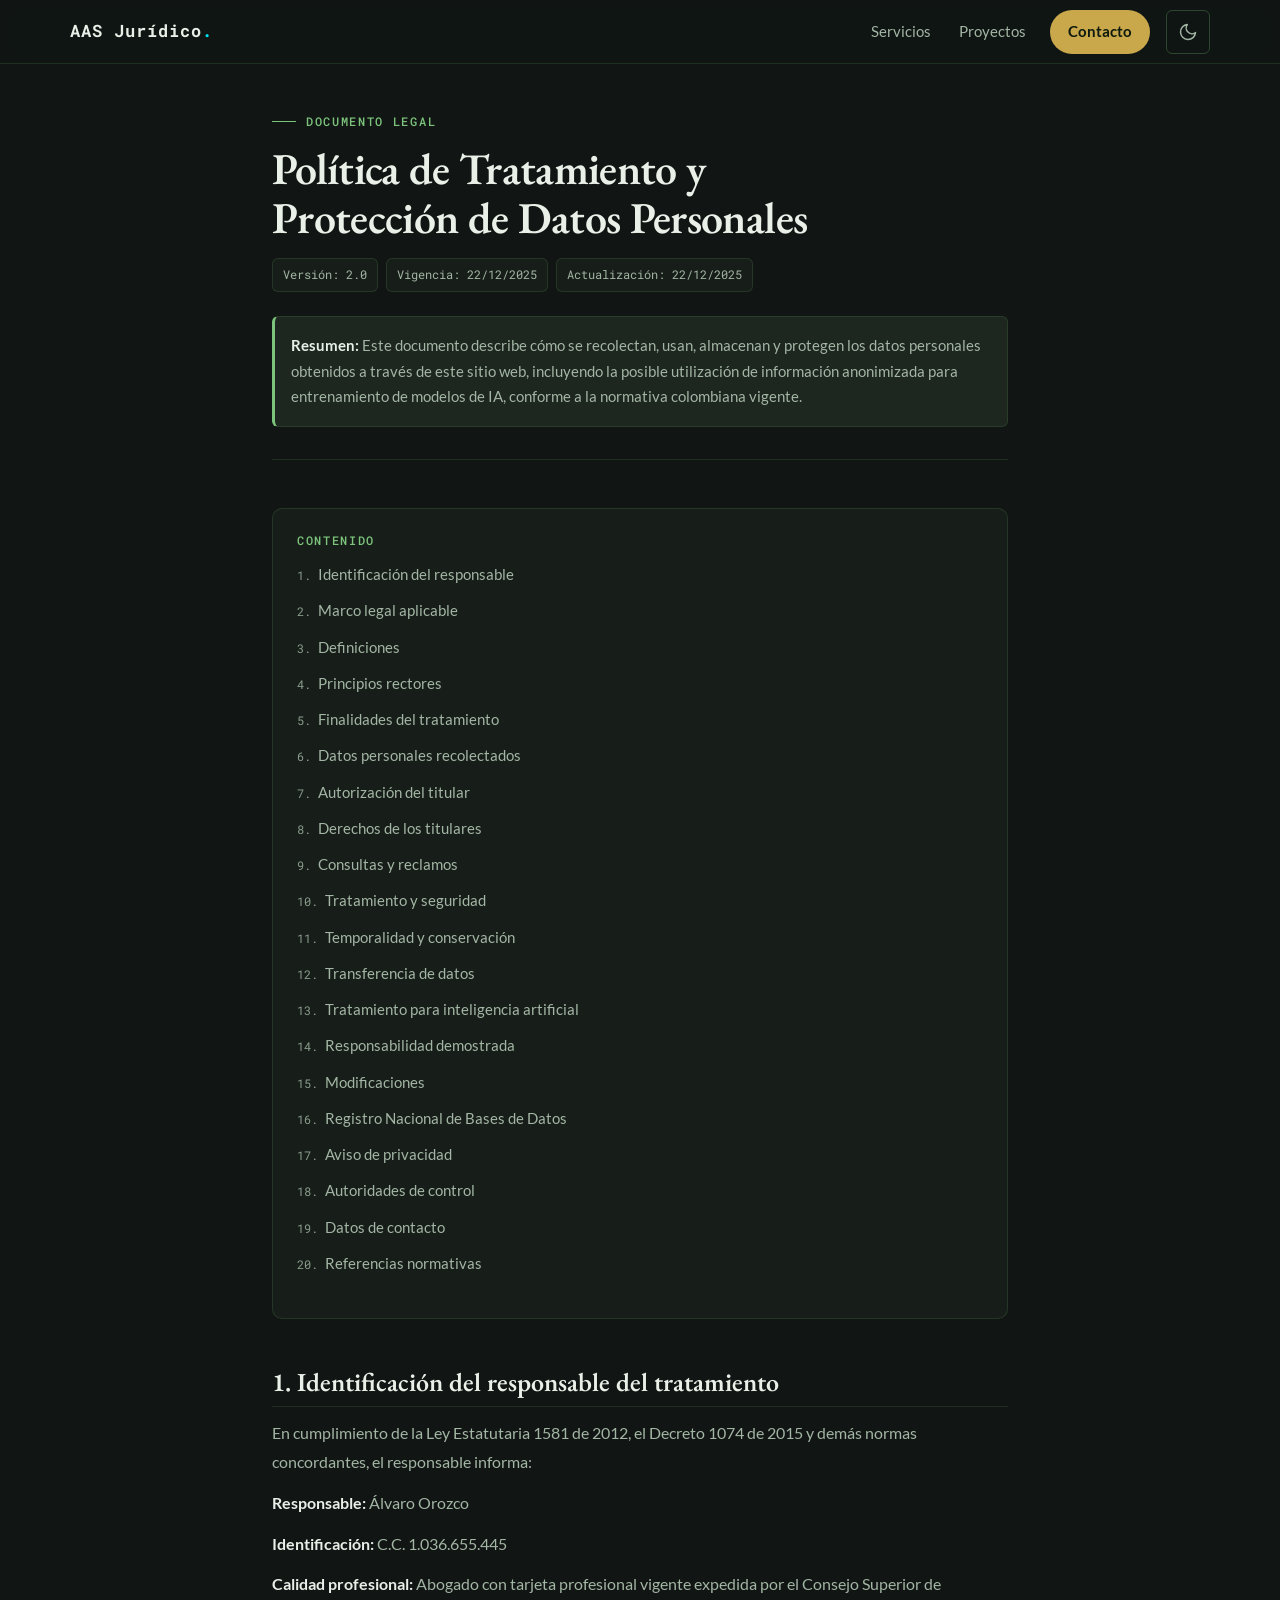
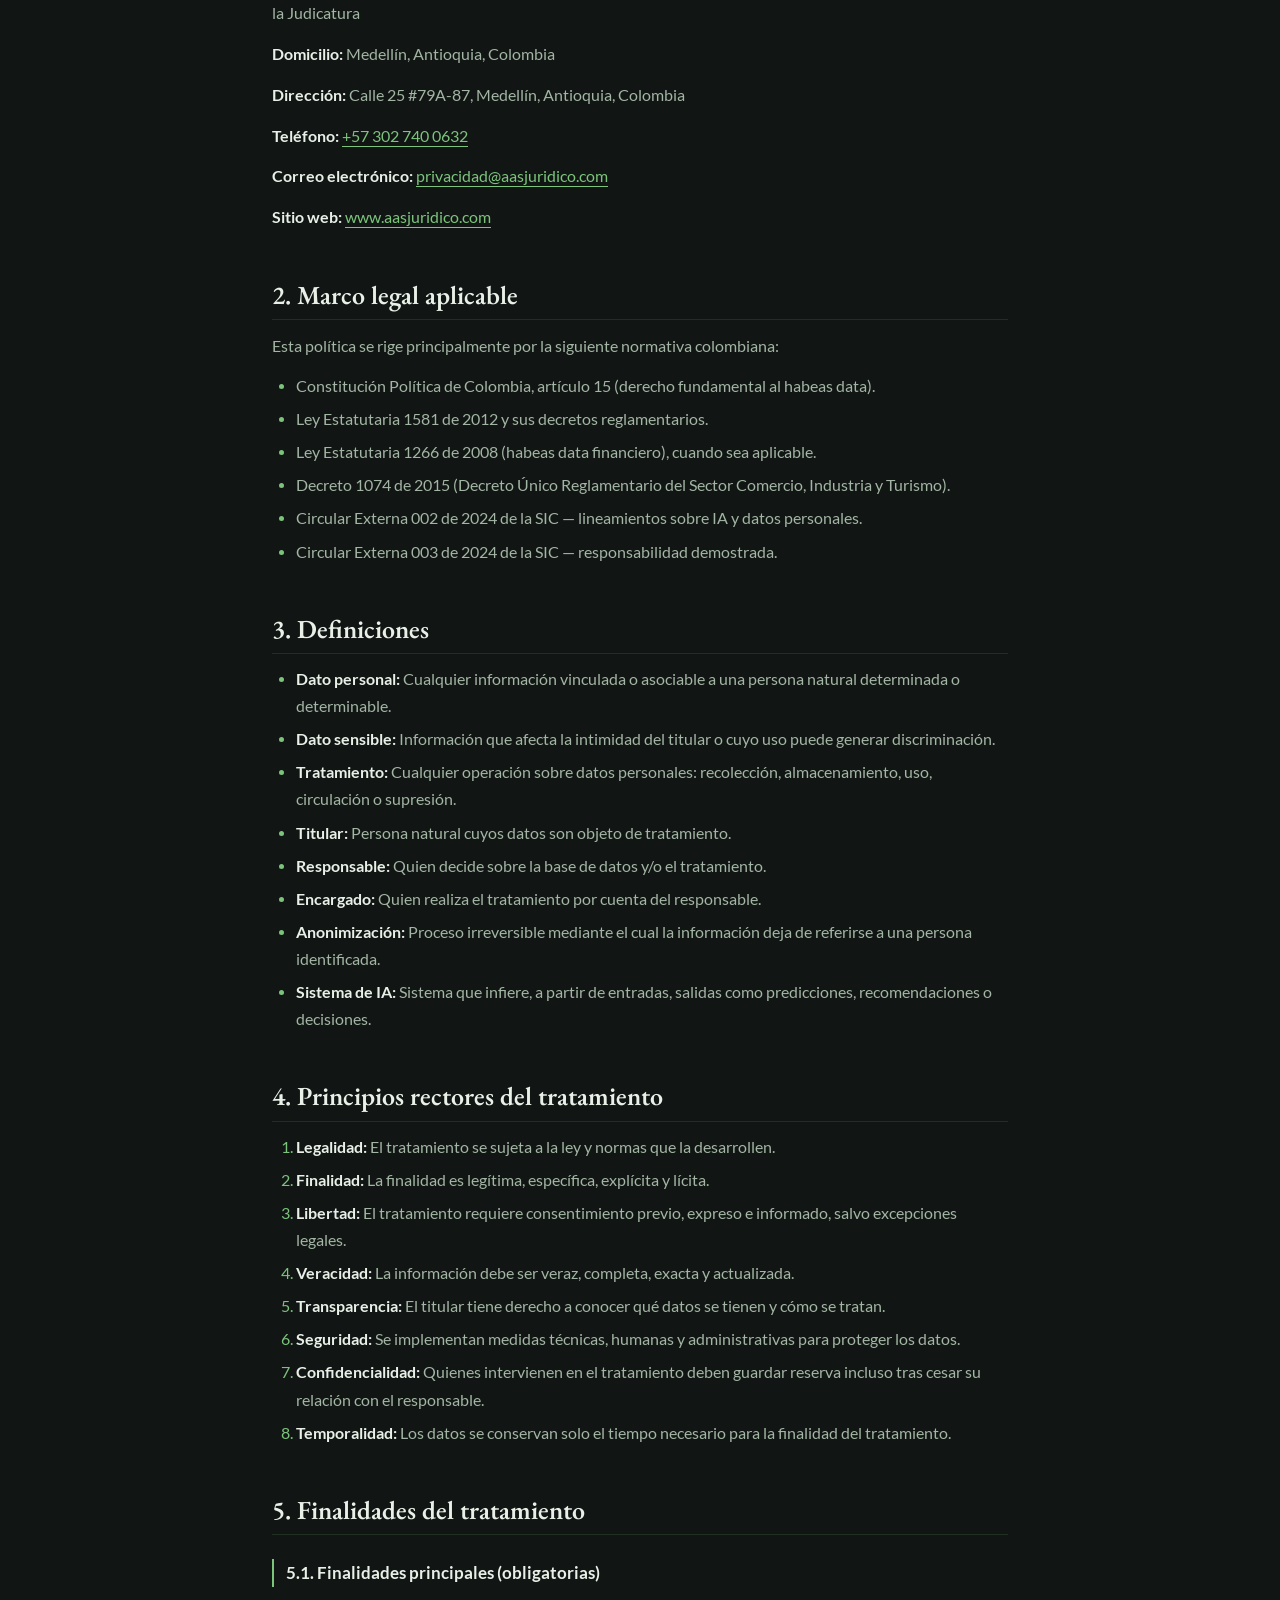
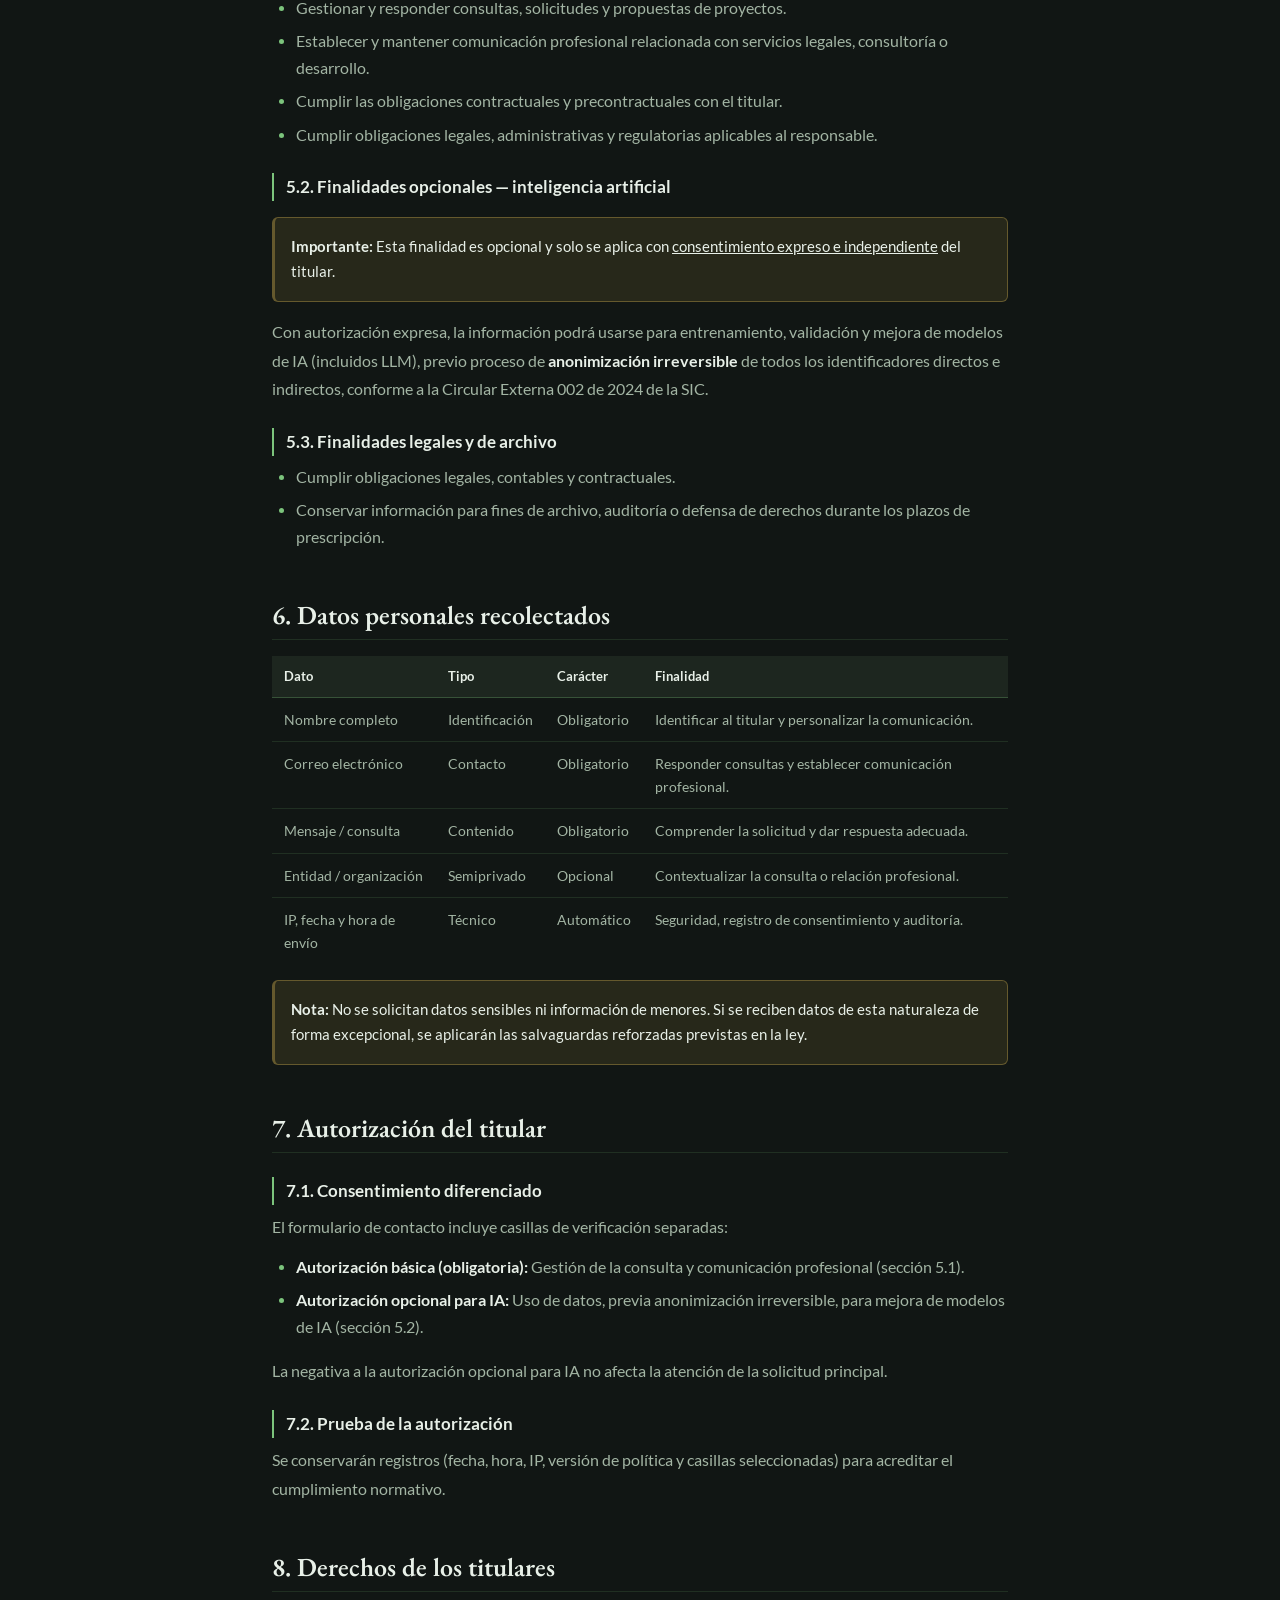
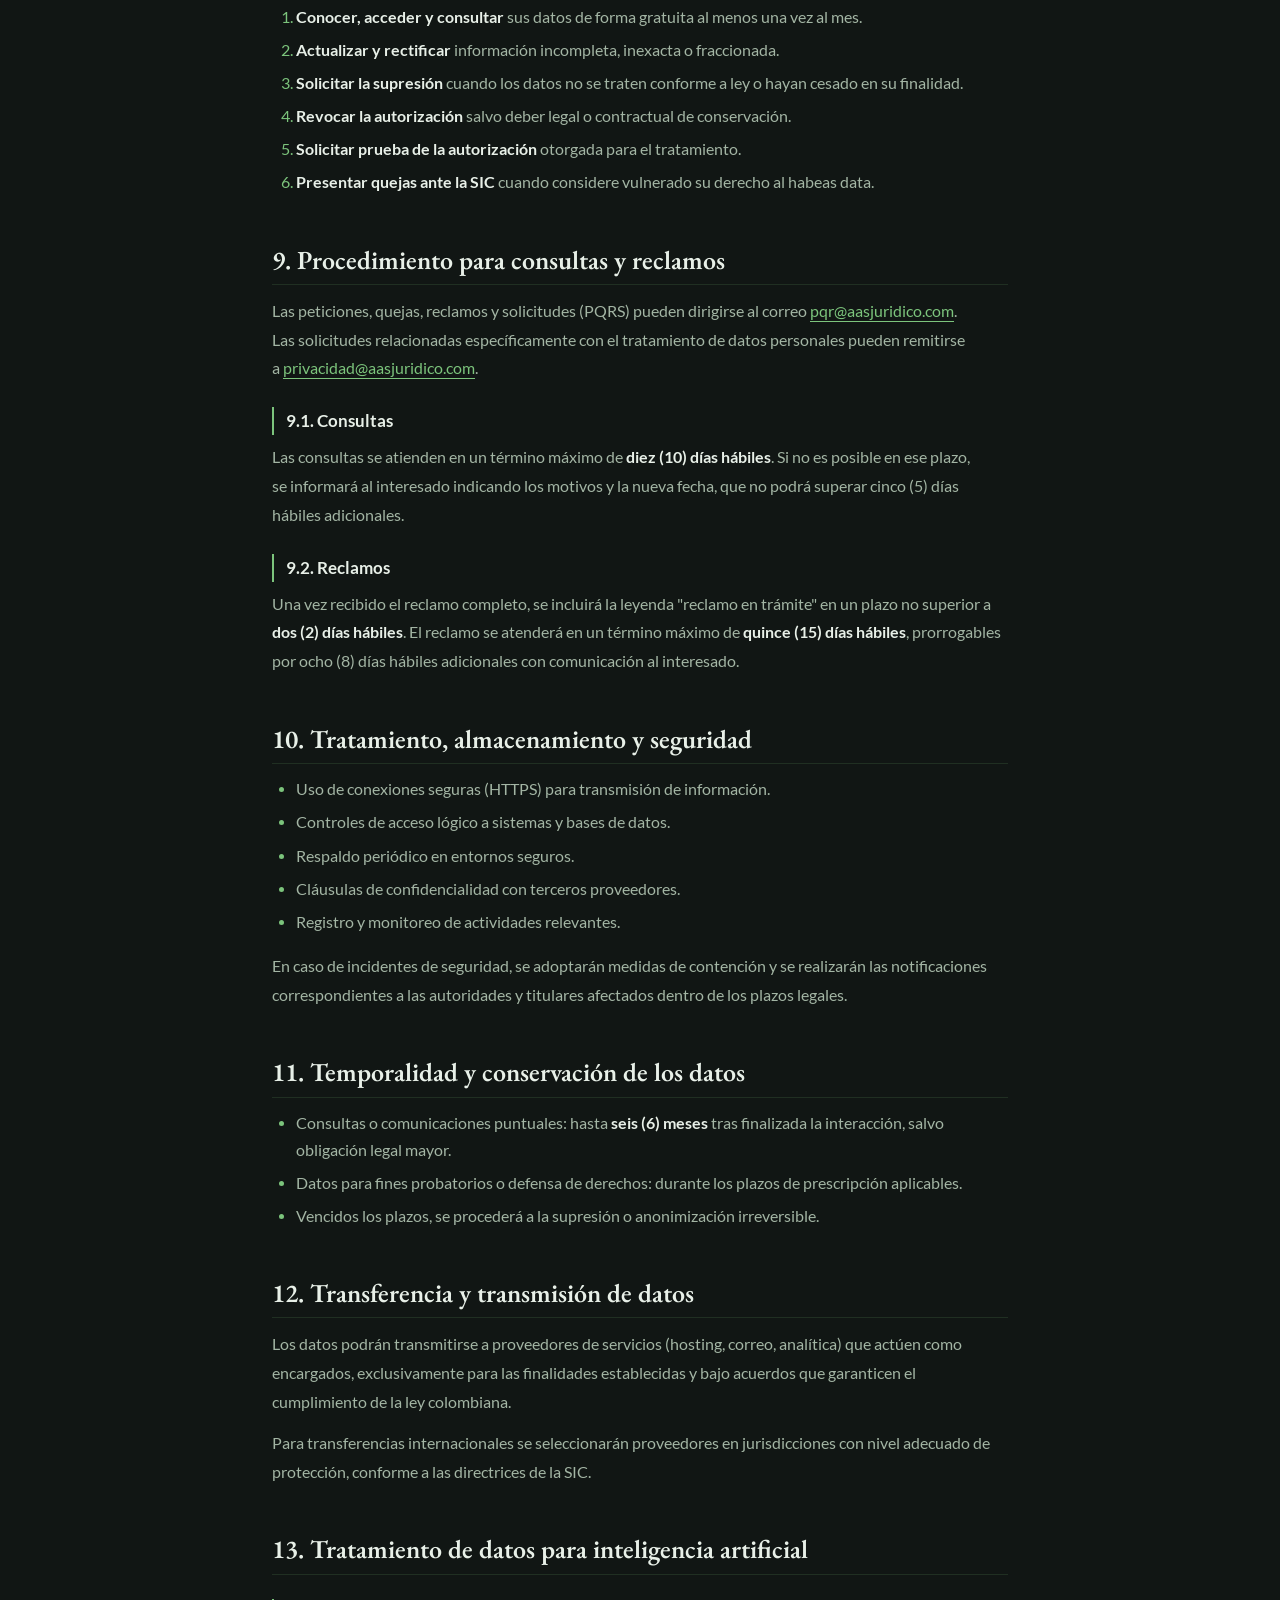
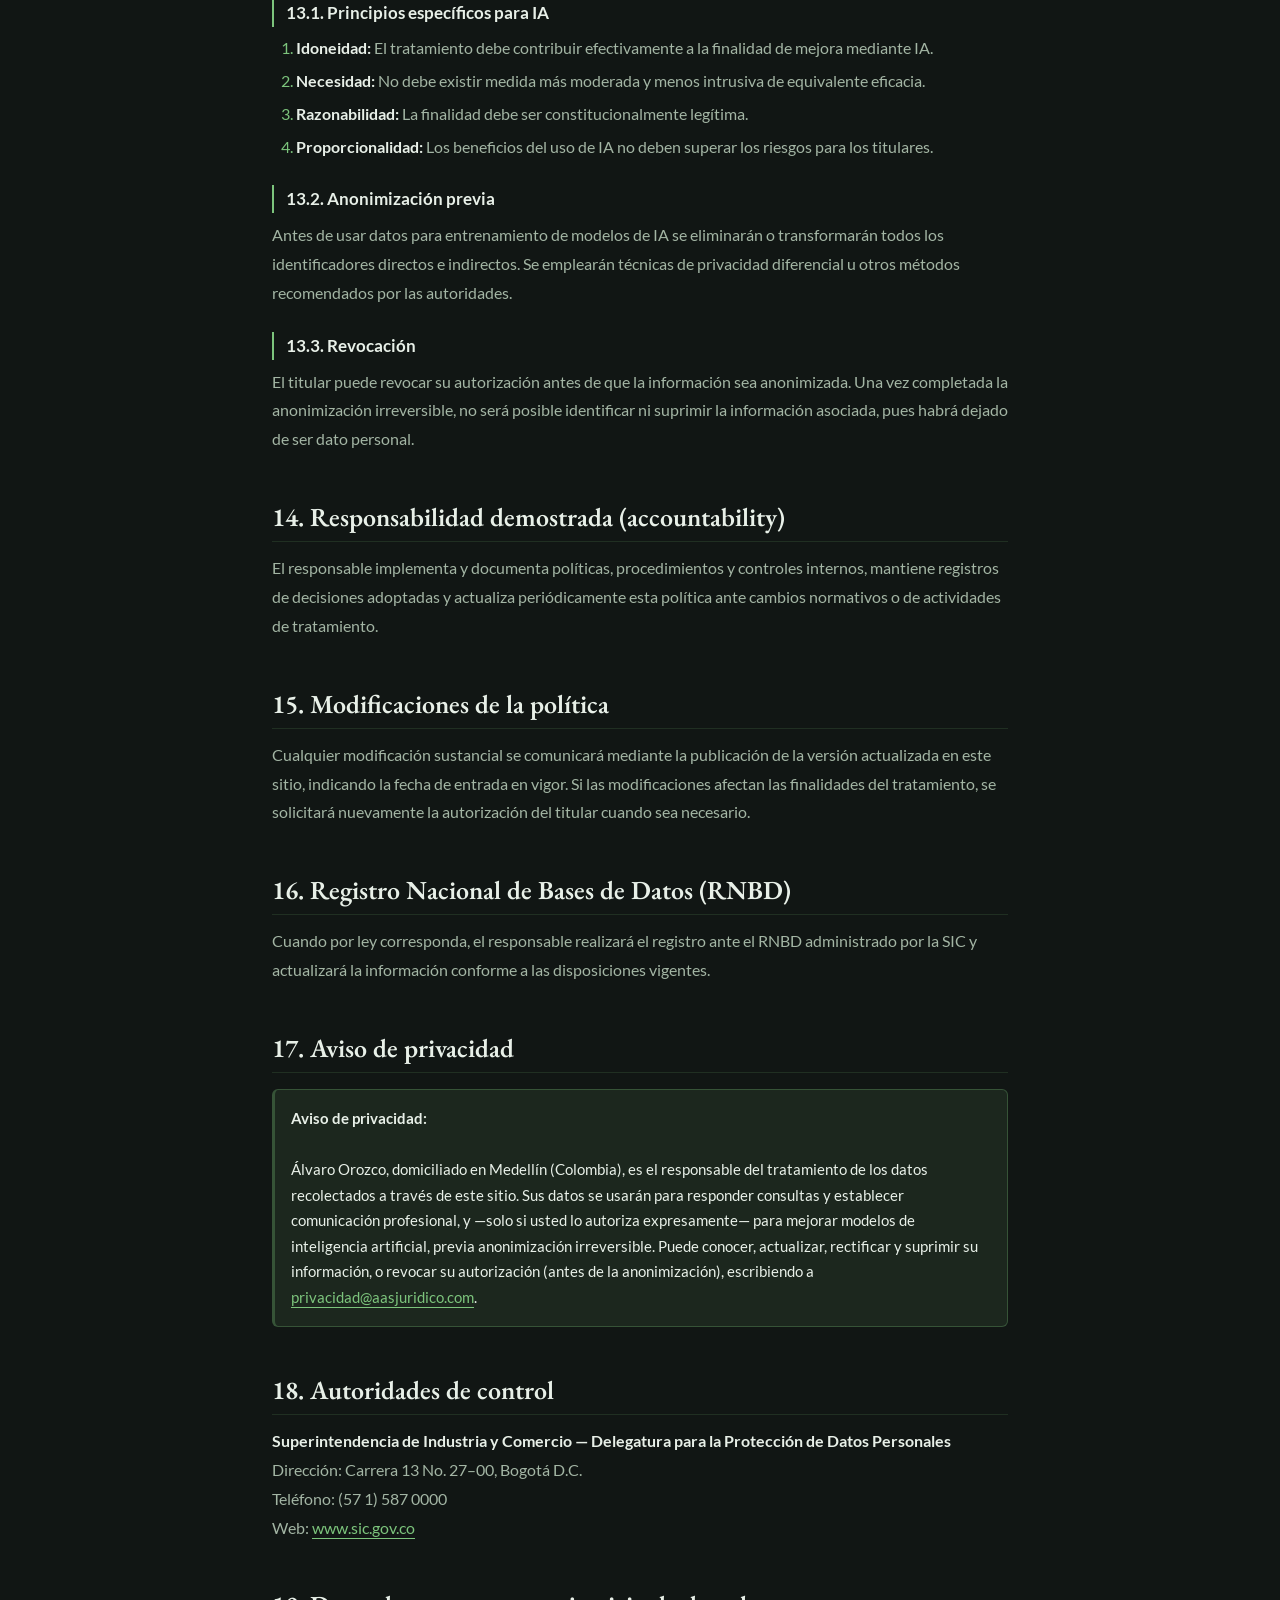
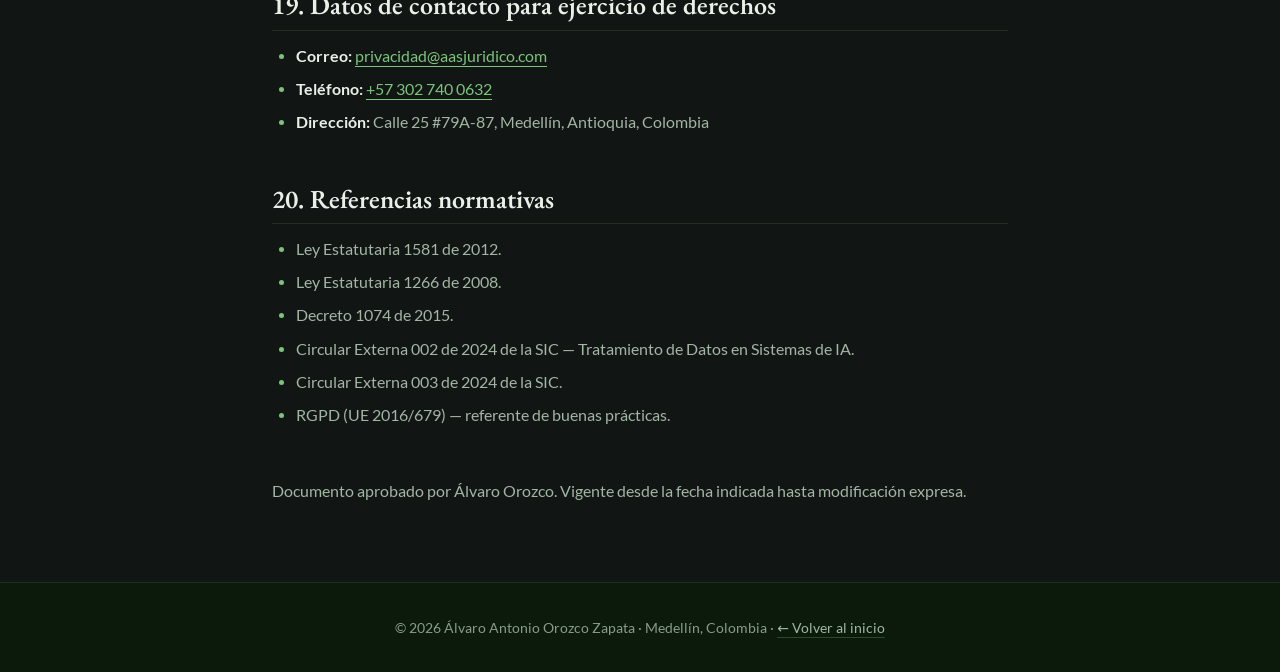
<file: politica.html>
<!DOCTYPE html>
<html lang="es">
<head>
  <meta charset="UTF-8">
  <meta http-equiv="X-UA-Compatible" content="IE=edge">
  <meta name="viewport" content="width=device-width, initial-scale=1.0">
  <meta name="description" content="Política de tratamiento de datos personales de AAS Jurídico (Álvaro Orozco), conforme a la Ley 1581 de 2012 (Colombia).">
  <meta name="theme-color" content="#111614">
  <link rel="canonical" href="https://www.aasjuridico.com/politica.html">
  <title>Política de Datos | AAS Jurídico</title>
  <link rel="icon" type="image/svg+xml" href="/src/img/logo-iso.svg">
  <link rel="apple-touch-icon" href="/src/img/icon-192.png">
  <link rel="manifest" href="/manifest.webmanifest">
  <!-- Fuentes autoalojadas: sin peticiones a Google; precarga las del primer pintado -->
  <link rel="preload" href="/css/fonts/lato-400.woff2" as="font" type="font/woff2" crossorigin>
  <link rel="preload" href="/css/fonts/eb-garamond-500-700.woff2" as="font" type="font/woff2" crossorigin>
  <link rel="stylesheet" href="/css/fonts.css?v=11">
  <link rel="stylesheet" href="/css/main.css?v=11">

  <!-- Mismo tema que el inicio (se aplica antes de pintar) -->
  <script>
    (function () {
      try {
        if (localStorage.getItem('aoz-theme') === 'light') {
          document.documentElement.setAttribute('data-theme', 'light');
          document.querySelector('meta[name="theme-color"]').setAttribute('content', '#f5f7f4');
        }
      } catch (e) {}
    })();
  </script>
  <style>
    /* Estilos específicos política (usa los tokens de main.css) */
    .policy {
      max-width: 80rem;
      margin: 0 auto;
      padding: var(--nav-h) var(--gutter) var(--sp-8);
    }

    .policy__header {
      padding: var(--sp-7) 0 var(--sp-6);
      border-bottom: 1px solid var(--border);
      margin-bottom: var(--sp-7);
    }

    .policy h1 {
      font-family: var(--serif);
      font-size: clamp(3rem, 2.2rem + 2.4vw, 4.4rem);
      font-weight: 600;
      line-height: 1.12;
      letter-spacing: -0.015em;
      color: var(--text);
      margin-bottom: var(--sp-4);
      text-wrap: balance;
    }

    .policy__summary {
      background: var(--bg-card2);
      border: 1px solid var(--border);
      border-left: 3px solid var(--brand);
      border-radius: var(--r-sm);
      padding: var(--sp-4);
      font-size: 1.5rem;
      color: var(--text-mid);
      line-height: 1.7;
    }

    .policy h2 {
      font-family: var(--serif);
      font-size: 2.6rem;
      font-weight: 600;
      line-height: 1.2;
      color: var(--text);
      margin-top: var(--sp-7);
      margin-bottom: var(--sp-3);
      padding-bottom: var(--sp-2);
      border-bottom: 1px solid var(--border);
    }

    .policy h3 {
      font-size: 1.7rem;
      font-weight: 700;
      color: var(--text);
      margin-top: var(--sp-5);
      margin-bottom: var(--sp-2);
      padding-left: var(--sp-3);
      border-left: 2px solid var(--brand);
    }

    .policy p {
      font-size: var(--fs-base);
      color: var(--text-mid);
      line-height: 1.8;
      margin-bottom: var(--sp-3);
    }

    .policy ul, .policy ol {
      padding-left: 2.4rem;
      margin-bottom: var(--sp-4);
    }
    .policy ul { list-style: disc; }
    .policy li::marker { color: var(--brand); }

    .policy li {
      font-size: 1.55rem;
      color: var(--text-mid);
      line-height: 1.75;
      margin-bottom: 0.6rem;
    }

    .policy a {
      color: var(--brand);
      text-decoration: underline;
      text-underline-offset: 0.25em;
    }
    .policy a:hover { color: var(--text); }

    .policy strong { color: var(--text); }

    .box {
      border-radius: var(--r-sm);
      padding: var(--sp-4);
      font-size: 1.5rem;
      line-height: 1.7;
      color: var(--text);
      margin: var(--sp-4) 0;
    }

    .box-info    { background: var(--tint-cyan);  border: 1px solid var(--border-cyan); border-left-width: 3px; }
    .box-warning { background: var(--tint-gold);  border: 1px solid var(--border-gold); border-left-width: 3px; }
    .box-success { background: var(--tint-brand); border: 1px solid var(--border-md);   border-left-width: 3px; }

    .meta { display: flex; gap: var(--sp-2); flex-wrap: wrap; margin-bottom: var(--sp-5); }
    .meta-item {
      font-family: var(--mono);
      font-size: var(--fs-xs);
      color: var(--text-mid);
      background: var(--bg-card);
      padding: 0.6rem 1rem;
      border-radius: var(--r-sm);
      border: 1px solid var(--border);
    }

    .toc {
      background: var(--bg-card);
      border: 1px solid var(--border);
      border-radius: var(--r-md);
      padding: var(--sp-5);
      margin: var(--sp-5) 0;
    }

    .policy .toc h2 {
      font-family: var(--mono);
      font-size: var(--fs-xs);
      font-weight: 500;
      letter-spacing: 0.14em;
      text-transform: uppercase;
      margin-top: 0;
      margin-bottom: var(--sp-3);
      border: none;
      padding: 0;
      color: var(--brand);
    }

    .toc ol { counter-reset: toc; padding-left: 0; }
    .toc li {
      counter-increment: toc;
      list-style: none;
      font-size: 1.5rem;
      padding: 0.2rem 0;
    }

    .toc li::before {
      content: counter(toc) ". ";
      color: var(--text-dim);
      font-family: var(--mono);
      font-size: var(--fs-xs);
    }

    .toc a { color: var(--text-mid); text-decoration: none; }
    .toc a:hover { color: var(--brand); text-decoration: underline; }

    table {
      width: 100%;
      border-collapse: collapse;
      font-size: 1.4rem;
      margin: var(--sp-4) 0;
      overflow-x: auto;
      display: block;
    }

    th {
      background: var(--bg-card2);
      color: var(--text);
      font-size: 1.3rem;
      font-weight: 700;
      text-align: left;
      padding: 1rem 1.2rem;
      border-bottom: 1px solid var(--border-md);
    }

    td {
      padding: 1rem 1.2rem;
      color: var(--text-mid);
      border-bottom: 1px solid var(--border);
      vertical-align: top;
    }

    tr:last-child td { border-bottom: none; }

    .muted { color: var(--text-dim); font-size: 1.4rem; }
  </style>
</head>
<body>

<a href="#contenido" class="skip-link">Saltar al contenido</a>

<nav class="nav" aria-label="Navegación principal">
  <div class="nav__inner">
    <a href="/index.html" class="nav__logo" aria-label="Inicio">
      <span class="nav__logo-text">AAS Jurídico<span class="nav__logo-dot">.</span></span>
    </a>
    <div class="nav__right">
      <button class="theme-toggle" id="theme-toggle" aria-label="Cambiar tema claro u oscuro" title="Cambiar tema">
        <svg width="24" height="24" class="icon-moon" viewBox="0 0 24 24" aria-hidden="true"><path d="M21 12.79A9 9 0 1111.21 3 7 7 0 0021 12.79z"/></svg>
        <svg width="24" height="24" class="icon-sun" viewBox="0 0 24 24" aria-hidden="true"><circle cx="12" cy="12" r="4"/><path d="M12 2v2m0 16v2M4.93 4.93l1.41 1.41m11.32 11.32l1.41 1.41M2 12h2m16 0h2M4.93 19.07l1.41-1.41m11.32-11.32l1.41-1.41"/></svg>
      </button>
      <button class="nav__toggle" aria-label="Abrir menú" aria-expanded="false" aria-controls="nav-menu">
        <svg width="24" height="24" class="icon-menu" viewBox="0 0 24 24" aria-hidden="true"><path d="M4 6h16M4 12h16M4 18h16"/></svg>
        <svg width="24" height="24" class="icon-close" viewBox="0 0 24 24" aria-hidden="true"><path d="M6 6l12 12M18 6L6 18"/></svg>
      </button>
    </div>
    <ul class="nav__menu" id="nav-menu" role="list">
      <li><a href="/index.html#derecho">Servicios</a></li>
      <li><a href="/index.html#proyectos">Proyectos</a></li>
      <li><a href="/index.html#contacto" class="nav__pill">Contacto</a></li>
    </ul>
  </div>
</nav>

<main class="policy" id="contenido">

  <div class="policy__header">
    <span class="section__label section__label--law">Documento legal</span>
    <h1>Política de Tratamiento y Protección de Datos Personales</h1>

    <div class="meta">
      <div class="meta-item">Versión: 2.0</div>
      <div class="meta-item">Vigencia: 22/12/2025</div>
      <div class="meta-item">Actualización: 22/12/2025</div>
    </div>

    <div class="policy__summary">
      <strong>Resumen:</strong> Este documento describe cómo se recolectan, usan, almacenan y protegen los datos personales obtenidos a través de este sitio web, incluyendo la posible utilización de información anonimizada para entrenamiento de modelos de IA, conforme a la normativa colombiana vigente.
    </div>
  </div>

  <!-- TOC -->
  <div class="toc">
    <h2>Contenido</h2>
    <ol>
      <li><a href="#identificacion">Identificación del responsable</a></li>
      <li><a href="#marco-legal">Marco legal aplicable</a></li>
      <li><a href="#definiciones">Definiciones</a></li>
      <li><a href="#principios">Principios rectores</a></li>
      <li><a href="#finalidad">Finalidades del tratamiento</a></li>
      <li><a href="#datos-recolectados">Datos personales recolectados</a></li>
      <li><a href="#autorizacion">Autorización del titular</a></li>
      <li><a href="#derechos-titular">Derechos de los titulares</a></li>
      <li><a href="#consultas-reclamos">Consultas y reclamos</a></li>
      <li><a href="#tratamiento-seguridad">Tratamiento y seguridad</a></li>
      <li><a href="#temporalidad">Temporalidad y conservación</a></li>
      <li><a href="#transferencias">Transferencia de datos</a></li>
      <li><a href="#ia">Tratamiento para inteligencia artificial</a></li>
      <li><a href="#accountability">Responsabilidad demostrada</a></li>
      <li><a href="#modificaciones">Modificaciones</a></li>
      <li><a href="#rnbd">Registro Nacional de Bases de Datos</a></li>
      <li><a href="#aviso-privacidad">Aviso de privacidad</a></li>
      <li><a href="#autoridades">Autoridades de control</a></li>
      <li><a href="#contacto-datos">Datos de contacto</a></li>
      <li><a href="#referencias">Referencias normativas</a></li>
    </ol>
  </div>

  <h2 id="identificacion">1. Identificación del responsable del tratamiento</h2>
  <p>En cumplimiento de la Ley Estatutaria 1581 de 2012, el Decreto 1074 de 2015 y demás normas concordantes, el responsable informa:</p>
  <p><strong>Responsable:</strong> Álvaro Orozco</p>
  <p><strong>Identificación:</strong> C.C. 1.036.655.445</p>
  <p><strong>Calidad profesional:</strong> Abogado con tarjeta profesional vigente expedida por el Consejo Superior de la Judicatura</p>
  <p><strong>Domicilio:</strong> Medellín, Antioquia, Colombia</p>
  <p><strong>Dirección:</strong> Calle 25 #79A-87, Medellín, Antioquia, Colombia</p>
  <p><strong>Teléfono:</strong> <a href="tel:+573027400632">+57 302 740 0632</a></p>
  <p><strong>Correo electrónico:</strong> <a href="mailto:privacidad@aasjuridico.com">privacidad@aasjuridico.com</a></p>
  <p><strong>Sitio web:</strong> <a href="https://www.aasjuridico.com" target="_blank" rel="noopener">www.aasjuridico.com</a></p>

  <h2 id="marco-legal">2. Marco legal aplicable</h2>
  <p>Esta política se rige principalmente por la siguiente normativa colombiana:</p>
  <ul>
    <li>Constitución Política de Colombia, artículo 15 (derecho fundamental al habeas data).</li>
    <li>Ley Estatutaria 1581 de 2012 y sus decretos reglamentarios.</li>
    <li>Ley Estatutaria 1266 de 2008 (habeas data financiero), cuando sea aplicable.</li>
    <li>Decreto 1074 de 2015 (Decreto Único Reglamentario del Sector Comercio, Industria y Turismo).</li>
    <li>Circular Externa 002 de 2024 de la SIC — lineamientos sobre IA y datos personales.</li>
    <li>Circular Externa 003 de 2024 de la SIC — responsabilidad demostrada.</li>
  </ul>

  <h2 id="definiciones">3. Definiciones</h2>
  <ul>
    <li><strong>Dato personal:</strong> Cualquier información vinculada o asociable a una persona natural determinada o determinable.</li>
    <li><strong>Dato sensible:</strong> Información que afecta la intimidad del titular o cuyo uso puede generar discriminación.</li>
    <li><strong>Tratamiento:</strong> Cualquier operación sobre datos personales: recolección, almacenamiento, uso, circulación o supresión.</li>
    <li><strong>Titular:</strong> Persona natural cuyos datos son objeto de tratamiento.</li>
    <li><strong>Responsable:</strong> Quien decide sobre la base de datos y/o el tratamiento.</li>
    <li><strong>Encargado:</strong> Quien realiza el tratamiento por cuenta del responsable.</li>
    <li><strong>Anonimización:</strong> Proceso irreversible mediante el cual la información deja de referirse a una persona identificada.</li>
    <li><strong>Sistema de IA:</strong> Sistema que infiere, a partir de entradas, salidas como predicciones, recomendaciones o decisiones.</li>
  </ul>

  <h2 id="principios">4. Principios rectores del tratamiento</h2>
  <ol>
    <li><strong>Legalidad:</strong> El tratamiento se sujeta a la ley y normas que la desarrollen.</li>
    <li><strong>Finalidad:</strong> La finalidad es legítima, específica, explícita y lícita.</li>
    <li><strong>Libertad:</strong> El tratamiento requiere consentimiento previo, expreso e informado, salvo excepciones legales.</li>
    <li><strong>Veracidad:</strong> La información debe ser veraz, completa, exacta y actualizada.</li>
    <li><strong>Transparencia:</strong> El titular tiene derecho a conocer qué datos se tienen y cómo se tratan.</li>
    <li><strong>Seguridad:</strong> Se implementan medidas técnicas, humanas y administrativas para proteger los datos.</li>
    <li><strong>Confidencialidad:</strong> Quienes intervienen en el tratamiento deben guardar reserva incluso tras cesar su relación con el responsable.</li>
    <li><strong>Temporalidad:</strong> Los datos se conservan solo el tiempo necesario para la finalidad del tratamiento.</li>
  </ol>

  <h2 id="finalidad">5. Finalidades del tratamiento</h2>

  <h3>5.1. Finalidades principales (obligatorias)</h3>
  <ul>
    <li>Gestionar y responder consultas, solicitudes y propuestas de proyectos.</li>
    <li>Establecer y mantener comunicación profesional relacionada con servicios legales, consultoría o desarrollo.</li>
    <li>Cumplir las obligaciones contractuales y precontractuales con el titular.</li>
    <li>Cumplir obligaciones legales, administrativas y regulatorias aplicables al responsable.</li>
  </ul>

  <h3>5.2. Finalidades opcionales — inteligencia artificial</h3>
  <div class="box box-warning">
    <strong>Importante:</strong> Esta finalidad es opcional y solo se aplica con <u>consentimiento expreso e independiente</u> del titular.
  </div>
  <p>Con autorización expresa, la información podrá usarse para entrenamiento, validación y mejora de modelos de IA (incluidos LLM), previo proceso de <strong>anonimización irreversible</strong> de todos los identificadores directos e indirectos, conforme a la Circular Externa 002 de 2024 de la SIC.</p>

  <h3>5.3. Finalidades legales y de archivo</h3>
  <ul>
    <li>Cumplir obligaciones legales, contables y contractuales.</li>
    <li>Conservar información para fines de archivo, auditoría o defensa de derechos durante los plazos de prescripción.</li>
  </ul>

  <h2 id="datos-recolectados">6. Datos personales recolectados</h2>

  <table>
    <thead>
      <tr>
        <th>Dato</th>
        <th>Tipo</th>
        <th>Carácter</th>
        <th>Finalidad</th>
      </tr>
    </thead>
    <tbody>
      <tr>
        <td>Nombre completo</td>
        <td>Identificación</td>
        <td>Obligatorio</td>
        <td>Identificar al titular y personalizar la comunicación.</td>
      </tr>
      <tr>
        <td>Correo electrónico</td>
        <td>Contacto</td>
        <td>Obligatorio</td>
        <td>Responder consultas y establecer comunicación profesional.</td>
      </tr>
      <tr>
        <td>Mensaje / consulta</td>
        <td>Contenido</td>
        <td>Obligatorio</td>
        <td>Comprender la solicitud y dar respuesta adecuada.</td>
      </tr>
      <tr>
        <td>Entidad / organización</td>
        <td>Semiprivado</td>
        <td>Opcional</td>
        <td>Contextualizar la consulta o relación profesional.</td>
      </tr>
      <tr>
        <td>IP, fecha y hora de envío</td>
        <td>Técnico</td>
        <td>Automático</td>
        <td>Seguridad, registro de consentimiento y auditoría.</td>
      </tr>
    </tbody>
  </table>

  <div class="box box-warning">
    <strong>Nota:</strong> No se solicitan datos sensibles ni información de menores. Si se reciben datos de esta naturaleza de forma excepcional, se aplicarán las salvaguardas reforzadas previstas en la ley.
  </div>

  <h2 id="autorizacion">7. Autorización del titular</h2>

  <h3>7.1. Consentimiento diferenciado</h3>
  <p>El formulario de contacto incluye casillas de verificación separadas:</p>
  <ul>
    <li><strong>Autorización básica (obligatoria):</strong> Gestión de la consulta y comunicación profesional (sección 5.1).</li>
    <li><strong>Autorización opcional para IA:</strong> Uso de datos, previa anonimización irreversible, para mejora de modelos de IA (sección 5.2).</li>
  </ul>
  <p>La negativa a la autorización opcional para IA no afecta la atención de la solicitud principal.</p>

  <h3>7.2. Prueba de la autorización</h3>
  <p>Se conservarán registros (fecha, hora, IP, versión de política y casillas seleccionadas) para acreditar el cumplimiento normativo.</p>

  <h2 id="derechos-titular">8. Derechos de los titulares</h2>
  <ol>
    <li><strong>Conocer, acceder y consultar</strong> sus datos de forma gratuita al menos una vez al mes.</li>
    <li><strong>Actualizar y rectificar</strong> información incompleta, inexacta o fraccionada.</li>
    <li><strong>Solicitar la supresión</strong> cuando los datos no se traten conforme a ley o hayan cesado en su finalidad.</li>
    <li><strong>Revocar la autorización</strong> salvo deber legal o contractual de conservación.</li>
    <li><strong>Solicitar prueba de la autorización</strong> otorgada para el tratamiento.</li>
    <li><strong>Presentar quejas ante la SIC</strong> cuando considere vulnerado su derecho al habeas data.</li>
  </ol>

  <h2 id="consultas-reclamos">9. Procedimiento para consultas y reclamos</h2>

  <p>Las peticiones, quejas, reclamos y solicitudes (PQRS) pueden dirigirse al correo <a href="mailto:pqr@aasjuridico.com">pqr@aasjuridico.com</a>. Las solicitudes relacionadas específicamente con el tratamiento de datos personales pueden remitirse a <a href="mailto:privacidad@aasjuridico.com">privacidad@aasjuridico.com</a>.</p>

  <h3>9.1. Consultas</h3>
  <p>Las consultas se atienden en un término máximo de <strong>diez (10) días hábiles</strong>. Si no es posible en ese plazo, se informará al interesado indicando los motivos y la nueva fecha, que no podrá superar cinco (5) días hábiles adicionales.</p>

  <h3>9.2. Reclamos</h3>
  <p>Una vez recibido el reclamo completo, se incluirá la leyenda "reclamo en trámite" en un plazo no superior a <strong>dos (2) días hábiles</strong>. El reclamo se atenderá en un término máximo de <strong>quince (15) días hábiles</strong>, prorrogables por ocho (8) días hábiles adicionales con comunicación al interesado.</p>

  <h2 id="tratamiento-seguridad">10. Tratamiento, almacenamiento y seguridad</h2>
  <ul>
    <li>Uso de conexiones seguras (HTTPS) para transmisión de información.</li>
    <li>Controles de acceso lógico a sistemas y bases de datos.</li>
    <li>Respaldo periódico en entornos seguros.</li>
    <li>Cláusulas de confidencialidad con terceros proveedores.</li>
    <li>Registro y monitoreo de actividades relevantes.</li>
  </ul>
  <p>En caso de incidentes de seguridad, se adoptarán medidas de contención y se realizarán las notificaciones correspondientes a las autoridades y titulares afectados dentro de los plazos legales.</p>

  <h2 id="temporalidad">11. Temporalidad y conservación de los datos</h2>
  <ul>
    <li>Consultas o comunicaciones puntuales: hasta <strong>seis (6) meses</strong> tras finalizada la interacción, salvo obligación legal mayor.</li>
    <li>Datos para fines probatorios o defensa de derechos: durante los plazos de prescripción aplicables.</li>
    <li>Vencidos los plazos, se procederá a la supresión o anonimización irreversible.</li>
  </ul>

  <h2 id="transferencias">12. Transferencia y transmisión de datos</h2>
  <p>Los datos podrán transmitirse a proveedores de servicios (hosting, correo, analítica) que actúen como encargados, exclusivamente para las finalidades establecidas y bajo acuerdos que garanticen el cumplimiento de la ley colombiana.</p>
  <p>Para transferencias internacionales se seleccionarán proveedores en jurisdicciones con nivel adecuado de protección, conforme a las directrices de la SIC.</p>

  <h2 id="ia">13. Tratamiento de datos para inteligencia artificial</h2>

  <h3>13.1. Principios específicos para IA</h3>
  <ol>
    <li><strong>Idoneidad:</strong> El tratamiento debe contribuir efectivamente a la finalidad de mejora mediante IA.</li>
    <li><strong>Necesidad:</strong> No debe existir medida más moderada y menos intrusiva de equivalente eficacia.</li>
    <li><strong>Razonabilidad:</strong> La finalidad debe ser constitucionalmente legítima.</li>
    <li><strong>Proporcionalidad:</strong> Los beneficios del uso de IA no deben superar los riesgos para los titulares.</li>
  </ol>

  <h3>13.2. Anonimización previa</h3>
  <p>Antes de usar datos para entrenamiento de modelos de IA se eliminarán o transformarán todos los identificadores directos e indirectos. Se emplearán técnicas de privacidad diferencial u otros métodos recomendados por las autoridades.</p>

  <h3>13.3. Revocación</h3>
  <p>El titular puede revocar su autorización antes de que la información sea anonimizada. Una vez completada la anonimización irreversible, no será posible identificar ni suprimir la información asociada, pues habrá dejado de ser dato personal.</p>

  <h2 id="accountability">14. Responsabilidad demostrada (accountability)</h2>
  <p>El responsable implementa y documenta políticas, procedimientos y controles internos, mantiene registros de decisiones adoptadas y actualiza periódicamente esta política ante cambios normativos o de actividades de tratamiento.</p>

  <h2 id="modificaciones">15. Modificaciones de la política</h2>
  <p>Cualquier modificación sustancial se comunicará mediante la publicación de la versión actualizada en este sitio, indicando la fecha de entrada en vigor. Si las modificaciones afectan las finalidades del tratamiento, se solicitará nuevamente la autorización del titular cuando sea necesario.</p>

  <h2 id="rnbd">16. Registro Nacional de Bases de Datos (RNBD)</h2>
  <p>Cuando por ley corresponda, el responsable realizará el registro ante el RNBD administrado por la SIC y actualizará la información conforme a las disposiciones vigentes.</p>

  <h2 id="aviso-privacidad">17. Aviso de privacidad</h2>
  <div class="box box-success">
    <strong>Aviso de privacidad:</strong><br><br>
    Álvaro Orozco, domiciliado en Medellín (Colombia), es el responsable del tratamiento de los datos recolectados a través de este sitio. Sus datos se usarán para responder consultas y establecer comunicación profesional, y —solo si usted lo autoriza expresamente— para mejorar modelos de inteligencia artificial, previa anonimización irreversible. Puede conocer, actualizar, rectificar y suprimir su información, o revocar su autorización (antes de la anonimización), escribiendo a <a href="mailto:privacidad@aasjuridico.com">privacidad@aasjuridico.com</a>.
  </div>

  <h2 id="autoridades">18. Autoridades de control</h2>
  <p>
    <strong>Superintendencia de Industria y Comercio — Delegatura para la Protección de Datos Personales</strong><br>
    Dirección: Carrera 13 No. 27–00, Bogotá D.C.<br>
    Teléfono: (57 1) 587 0000<br>
    Web: <a href="https://www.sic.gov.co" target="_blank" rel="noopener">www.sic.gov.co</a>
  </p>

  <h2 id="contacto-datos">19. Datos de contacto para ejercicio de derechos</h2>
  <ul>
    <li><strong>Correo:</strong> <a href="mailto:privacidad@aasjuridico.com">privacidad@aasjuridico.com</a></li>
    <li><strong>Teléfono:</strong> <a href="tel:+573027400632">+57 302 740 0632</a></li>
    <li><strong>Dirección:</strong> Calle 25 #79A-87, Medellín, Antioquia, Colombia</li>
  </ul>

  <h2 id="referencias">20. Referencias normativas</h2>
  <ul>
    <li>Ley Estatutaria 1581 de 2012.</li>
    <li>Ley Estatutaria 1266 de 2008.</li>
    <li>Decreto 1074 de 2015.</li>
    <li>Circular Externa 002 de 2024 de la SIC — Tratamiento de Datos en Sistemas de IA.</li>
    <li>Circular Externa 003 de 2024 de la SIC.</li>
    <li>RGPD (UE 2016/679) — referente de buenas prácticas.</li>
  </ul>

  <p class="muted" style="margin-top: var(--sp-7);">
    Documento aprobado por Álvaro Orozco. Vigente desde la fecha indicada hasta modificación expresa.
  </p>

</main>

<footer class="footer">
  <p>
    © 2026 Álvaro Antonio Orozco Zapata · Medellín, Colombia ·
    <a href="/index.html">← Volver al inicio</a>
  </p>
</footer>

<script src="/js/main.js?v=11"></script>
</body>
</html>
</file>
<file: css/fonts.css>
/* Fuentes autoalojadas (subconjunto latin) — antes se cargaban de Google Fonts */
@font-face {
  font-family: 'EB Garamond';
  font-style: italic;
  font-weight: 500 700;
  font-display: swap;
  src: url(/css/fonts/eb-garamond-500-700-italic.woff2) format('woff2');
  unicode-range: U+0000-00FF, U+0131, U+0152-0153, U+02BB-02BC, U+02C6, U+02DA, U+02DC, U+0304, U+0308, U+0329, U+2000-206F, U+20AC, U+2122, U+2191, U+2193, U+2212, U+2215, U+FEFF, U+FFFD;
}
@font-face {
  font-family: 'EB Garamond';
  font-style: normal;
  font-weight: 500 700;
  font-display: swap;
  src: url(/css/fonts/eb-garamond-500-700.woff2) format('woff2');
  unicode-range: U+0000-00FF, U+0131, U+0152-0153, U+02BB-02BC, U+02C6, U+02DA, U+02DC, U+0304, U+0308, U+0329, U+2000-206F, U+20AC, U+2122, U+2191, U+2193, U+2212, U+2215, U+FEFF, U+FFFD;
}
@font-face {
  font-family: 'Lato';
  font-style: italic;
  font-weight: 400;
  font-display: swap;
  src: url(/css/fonts/lato-400-italic.woff2) format('woff2');
  unicode-range: U+0000-00FF, U+0131, U+0152-0153, U+02BB-02BC, U+02C6, U+02DA, U+02DC, U+0304, U+0308, U+0329, U+2000-206F, U+20AC, U+2122, U+2191, U+2193, U+2212, U+2215, U+FEFF, U+FFFD;
}
@font-face {
  font-family: 'Lato';
  font-style: normal;
  font-weight: 400;
  font-display: swap;
  src: url(/css/fonts/lato-400.woff2) format('woff2');
  unicode-range: U+0000-00FF, U+0131, U+0152-0153, U+02BB-02BC, U+02C6, U+02DA, U+02DC, U+0304, U+0308, U+0329, U+2000-206F, U+20AC, U+2122, U+2191, U+2193, U+2212, U+2215, U+FEFF, U+FFFD;
}
@font-face {
  font-family: 'Lato';
  font-style: normal;
  font-weight: 700;
  font-display: swap;
  src: url(/css/fonts/lato-700.woff2) format('woff2');
  unicode-range: U+0000-00FF, U+0131, U+0152-0153, U+02BB-02BC, U+02C6, U+02DA, U+02DC, U+0304, U+0308, U+0329, U+2000-206F, U+20AC, U+2122, U+2191, U+2193, U+2212, U+2215, U+FEFF, U+FFFD;
}
@font-face {
  font-family: 'Roboto Mono';
  font-style: normal;
  font-weight: 400;
  font-display: swap;
  src: url(/css/fonts/roboto-mono.woff2) format('woff2');
  unicode-range: U+0000-00FF, U+0131, U+0152-0153, U+02BB-02BC, U+02C6, U+02DA, U+02DC, U+0304, U+0308, U+0329, U+2000-206F, U+20AC, U+2122, U+2191, U+2193, U+2212, U+2215, U+FEFF, U+FFFD;
}
@font-face {
  font-family: 'Roboto Mono';
  font-style: normal;
  font-weight: 500;
  font-display: swap;
  src: url(/css/fonts/roboto-mono.woff2) format('woff2');
  unicode-range: U+0000-00FF, U+0131, U+0152-0153, U+02BB-02BC, U+02C6, U+02DA, U+02DC, U+0304, U+0308, U+0329, U+2000-206F, U+20AC, U+2122, U+2191, U+2193, U+2212, U+2215, U+FEFF, U+FFFD;
}
@font-face {
  font-family: 'Roboto Mono';
  font-style: normal;
  font-weight: 700;
  font-display: swap;
  src: url(/css/fonts/roboto-mono.woff2) format('woff2');
  unicode-range: U+0000-00FF, U+0131, U+0152-0153, U+02BB-02BC, U+02C6, U+02DA, U+02DC, U+0304, U+0308, U+0329, U+2000-206F, U+20AC, U+2122, U+2191, U+2193, U+2212, U+2215, U+FEFF, U+FFFD;
}
</file>
<file: css/main.css>
/* ============================================
   ÁLVARO OROZCO — main.css  (v3)
   Sistema de diseño generado con la skill UI/UX Pro Max:
   patrón "Trust & Authority + Conversion", estilo
   "Accessible & Ethical", adaptado a la marca:
     verde  = derecho / marca
     dorado = CTA principal y credenciales
     cyan   = desarrollo / legal-tech
   Mobile-first · tema oscuro por defecto, claro con [data-theme="light"]
   Todos los pares texto/fondo cumplen WCAG AA (≥4.5:1) en ambos temas.
   ============================================ */

/* Las fuentes (autoalojadas) se declaran en css/fonts.css, enlazado en el <head> (no duplicar con @import). */

/* ── TOKENS ── */
:root {
  color-scheme: dark;

  /* Paleta base de marca (preferir los tokens semánticos de abajo) */
  --g900: #0b1a0b;
  --g800: #142814;
  --g700: #1e3c1e;
  --g600: #2d5a2d;
  --g500: #3d7a3d;
  --g400: #4e9a4e;
  --g300: #72b872;
  --g200: #a3cfa3;
  --g100: #d0e8d0;
  --g50:  #eef6ee;

  /* Superficies */
  --bg:        #111614;
  --bg-card:   #171e19;
  --bg-card2:  #1d261f;
  --bg-band:   #142814;
  --bg-footer: #0b1a0b;
  --bg-field:  #121915;
  --bg-nav:    rgba(17, 22, 20, 0.88);

  /* Texto */
  --text:     #e8f0e8;
  --text-mid: #a3b5a4;
  --text-dim: #8a9b8c;

  /* Acentos semánticos */
  --brand:      #7cc47c;   /* verde de marca como texto / ícono */
  --gold:       #c9a84c;   /* relleno del CTA principal */
  --gold-hover: #d8b95c;
  --gold-text:  #d4b25a;   /* dorado como texto / ícono */
  --on-gold:    #0d1a0d;
  --cyan:       #00e1f4;   /* cyan como texto / ícono */
  --on-cyan:    #04161a;
  --danger:     #ff8f8f;
  --whatsapp:   #25d366;

  --tint-brand: rgba(124, 196, 124, 0.10);
  --tint-gold:  rgba(201, 168, 76, 0.12);
  --tint-cyan:  rgba(0, 225, 244, 0.08);
  --tint-cyan-strong: rgba(0, 225, 244, 0.16);

  /* Bordes y foco */
  --border:       rgba(124, 196, 124, 0.14);
  --border-md:    rgba(124, 196, 124, 0.28);
  --border-gold:  rgba(201, 168, 76, 0.38);
  --border-cyan:  rgba(0, 225, 244, 0.40);
  --border-field: #5b6f5e;  /* ≥3:1 contra el campo */
  --ring:         #00e1f4;

  /* Fondo del hero */
  --grid-line:  rgba(124, 196, 124, 0.07);
  --glow-brand: rgba(78, 154, 78, 0.18);
  --glow-cyan:  rgba(0, 225, 244, 0.07);
  --glow-pointer: rgba(201, 168, 76, 0.11);

  /* Elevación */
  --shadow-1:   0 1px 2px rgba(0, 0, 0, 0.35);
  --shadow-2:   0 18px 40px -20px rgba(0, 0, 0, 0.65);
  --shadow-fab: 0 10px 24px -8px rgba(0, 0, 0, 0.55);

  /* Tipografía: EB Garamond (autoridad legal) + Lato (lectura) + Roboto Mono (dev) */
  --serif: 'EB Garamond', 'Iowan Old Style', 'Palatino Linotype', Georgia, serif;
  --sans:  'Lato', system-ui, -apple-system, 'Segoe UI', Roboto, sans-serif;
  --mono:  'Roboto Mono', ui-monospace, SFMono-Regular, Menlo, Consolas, monospace;

  --fs-xs:   1.2rem;
  --fs-sm:   1.4rem;
  --fs-base: 1.6rem;
  --fs-md:   1.8rem;
  --fs-lg:   2.2rem;
  --fs-xl:   clamp(3.2rem, 2.4rem + 2.2vw, 4.6rem);
  --fs-2xl:  clamp(4rem, 2.6rem + 3.8vw, 6.4rem);

  /* Espaciado (escala 4/8) */
  --sp-1: 0.4rem;
  --sp-2: 0.8rem;
  --sp-3: 1.2rem;
  --sp-4: 1.6rem;
  --sp-5: 2.4rem;
  --sp-6: 3.2rem;
  --sp-7: 4.8rem;
  --sp-8: 6.4rem;
  --sp-9: 9.6rem;

  --container: 114rem;
  --gutter:    2rem;
  --nav-h:     6.4rem;

  /* Radios */
  --r-sm:   6px;
  --r-md:   10px;
  --r-lg:   16px;
  --r-full: 999px;

  /* Movimiento */
  --ease-out: cubic-bezier(0.22, 1, 0.36, 1);
  --ease-back: cubic-bezier(0.34, 1.56, 0.64, 1);  /* entrada con leve rebote (tarjetas) */
  --dur-1: 150ms;
  --dur-2: 220ms;
  --dur-3: 380ms;

  /* Capas */
  --z-fab:      150;
  --z-nav:      200;
  --z-progress: 300;
  --z-skip:     500;
}

@media (min-width: 768px) {
  :root { --gutter: 3.2rem; }
}

/* ── TEMA CLARO ── */
[data-theme="light"] {
  color-scheme: light;

  /* verdes base oscurecidos: se usan como texto en politica.html */
  --g500: #2f6a33;
  --g400: #2f6a33;
  --g300: #2a6a2e;
  --g200: #285a28;
  --g100: #1d471d;

  --bg:        #f5f7f4;
  --bg-card:   #ffffff;
  --bg-card2:  #eef3ee;
  --bg-band:   #e6efe6;
  --bg-footer: #e3ebe3;
  --bg-field:  #ffffff;
  --bg-nav:    rgba(245, 247, 244, 0.9);

  --text:     #14221a;
  --text-mid: #3d4f3f;
  --text-dim: #53655a;

  --brand:     #2a6a2e;
  --gold-text: #7a5e10;
  --cyan:      #0a6b76;
  --on-cyan:   #ffffff;
  --danger:    #b3261e;

  --tint-brand: rgba(42, 106, 46, 0.08);
  --tint-gold:  rgba(154, 124, 31, 0.10);
  --tint-cyan:  rgba(10, 107, 118, 0.07);
  --tint-cyan-strong: rgba(10, 107, 118, 0.14);

  --border:       rgba(45, 90, 45, 0.14);
  --border-md:    rgba(45, 90, 45, 0.28);
  --border-gold:  rgba(122, 94, 16, 0.35);
  --border-cyan:  rgba(10, 107, 118, 0.45);
  --border-field: #7d8f80;
  --ring:         #0a6b76;

  --grid-line:  rgba(45, 90, 45, 0.07);
  --glow-brand: rgba(78, 154, 78, 0.12);
  --glow-cyan:  rgba(8, 146, 160, 0.07);
  --glow-pointer: rgba(201, 168, 76, 0.16);

  --shadow-1:   0 1px 2px rgba(20, 34, 26, 0.08);
  --shadow-2:   0 18px 40px -22px rgba(20, 34, 26, 0.28);
  --shadow-fab: 0 10px 22px -8px rgba(20, 34, 26, 0.35);
}

/* ── RESET / BASE ── */
*, *::before, *::after { box-sizing: border-box; margin: 0; padding: 0; }

html {
  font-size: 62.5%;
  scroll-behavior: smooth;
  /* anclas y foco no quedan ocultos tras la nav fija ni tras los botones flotantes */
  scroll-padding-top: calc(var(--nav-h) + 1.6rem);
  scroll-padding-bottom: 9.6rem;
  -webkit-text-size-adjust: 100%;
  text-size-adjust: 100%;
  scrollbar-color: var(--border-field) transparent;
}

body {
  background: var(--bg);
  color: var(--text);
  font-family: var(--sans);
  font-size: var(--fs-base);
  line-height: 1.65;
  overflow-x: hidden;
  overflow-x: clip;
  -webkit-font-smoothing: antialiased;
  -moz-osx-font-smoothing: grayscale;
}

a { text-decoration: none; color: inherit; }
img { max-width: 100%; display: block; }
ul { list-style: none; }
button { cursor: pointer; border: none; background: none; font: inherit; color: inherit; }
input, select, textarea { font: inherit; color: inherit; }
:where(a, button, summary, label, input, select, textarea) { touch-action: manipulation; }
p { text-wrap: pretty; }

::selection { background: rgba(201, 168, 76, 0.35); color: var(--text); }

/* ── ACCESIBILIDAD ── */
.skip-link {
  position: absolute;
  left: 1rem;
  top: -100px;
  z-index: var(--z-skip);
  background: var(--cyan);
  color: var(--on-cyan);
  font-family: var(--mono);
  font-size: var(--fs-sm);
  font-weight: 500;
  padding: 1.2rem 1.8rem;
  border-radius: var(--r-sm);
  transition: top var(--dur-2) var(--ease-out);
}
.skip-link:focus { top: 1rem; }

/* Anillo de foco visible y consistente (3px, contraste ≥3:1 en ambos temas) */
:focus-visible {
  outline: 3px solid var(--ring);
  outline-offset: 3px;
}

.sr-only {
  position: absolute;
  width: 1px; height: 1px;
  padding: 0; margin: -1px;
  overflow: hidden;
  clip: rect(0 0 0 0);
  white-space: nowrap;
  border: 0;
}

/* ── BOTONES ── */
.btn-gold,
.btn-outline-green,
.btn-cyan,
.btn-outline-cyan,
.calc-cta,
.wa-btn {
  display: inline-flex;
  align-items: center;
  justify-content: center;
  gap: 0.8rem;
  min-height: 4.8rem;
  padding: 0.8rem 2.2rem;
  border: 1px solid transparent;
  border-radius: var(--r-sm);
  font-family: var(--sans);
  font-size: 1.5rem;
  font-weight: 700;
  line-height: 1.2;
  letter-spacing: 0.01em;
  text-align: center;
  cursor: pointer;
  transition:
    background-color var(--dur-2) var(--ease-out),
    border-color var(--dur-2) var(--ease-out),
    color var(--dur-2) var(--ease-out),
    box-shadow var(--dur-2) var(--ease-out),
    transform var(--dur-1) var(--ease-out);
}

:is(.btn-gold, .btn-outline-green, .btn-cyan, .btn-outline-cyan, .calc-cta, .wa-btn):active {
  transform: scale(0.98);
}

:is(.btn-gold, .btn-outline-green, .btn-cyan, .btn-outline-cyan, .calc-cta, .wa-btn) svg {
  width: 1.8rem;
  height: 1.8rem;
  flex-shrink: 0;
}

/* Primario: un solo CTA dominante por pantalla (dorado) */
.btn-gold,
.calc-cta {
  background: var(--gold);
  color: var(--on-gold);
  box-shadow: var(--shadow-1);
}
.btn-gold:hover,
.calc-cta:hover {
  background: var(--gold-hover);
  box-shadow: 0 8px 20px -8px rgba(201, 168, 76, 0.6);
}

/* Secundario */
.btn-outline-green {
  background: transparent;
  border-color: var(--border-md);
  color: var(--text);
}
.btn-outline-green:hover {
  background: var(--tint-brand);
  border-color: var(--brand);
}

/* Dev: tonal (subordinado al dorado) y fantasma */
.btn-cyan,
.btn-outline-cyan {
  font-family: var(--mono);
  font-size: 1.4rem;
  font-weight: 500;
  letter-spacing: 0;
}
.btn-cyan {
  background: var(--tint-cyan);
  border-color: var(--border-cyan);
  color: var(--cyan);
}
.btn-cyan:hover {
  background: var(--tint-cyan-strong);
  border-color: var(--cyan);
}
.btn-outline-cyan {
  background: transparent;
  border-color: var(--border-md);
  color: var(--text-mid);
}
.btn-outline-cyan:hover {
  border-color: var(--border-cyan);
  color: var(--cyan);
}
.btn-outline-cyan svg,
.btn-cyan svg {
  width: 1.6rem;
  height: 1.6rem;
  stroke: currentColor;
  fill: none;
  stroke-width: 2;
  stroke-linecap: round;
  stroke-linejoin: round;
}

/* Estados deshabilitado / cargando */
:is(.btn-gold, .calc-cta):disabled {
  opacity: 0.55;
  cursor: not-allowed;
  box-shadow: none;
  transform: none;
}
.is-loading { cursor: progress !important; }
.is-loading::before {
  content: '';
  width: 1.6rem;
  height: 1.6rem;
  border: 2px solid currentColor;
  border-right-color: transparent;
  border-radius: 50%;
  animation: spin 0.8s linear infinite;
}

/* íconos de trazo (flecha) y de relleno (WhatsApp) dentro de botones */
.btn-gold svg,
.calc-cta svg {
  fill: none;
  stroke: currentColor;
  stroke-width: 2;
  stroke-linecap: round;
  stroke-linejoin: round;
  transition: transform var(--dur-2) var(--ease-out);
}
.btn-gold:hover svg,
.calc-cta:hover svg { transform: translateX(3px); }
.btn-outline-green svg { fill: currentColor; }

/* ── NAV ── */
.nav {
  position: fixed;
  top: 0; left: 0; right: 0;
  z-index: var(--z-nav);
  height: var(--nav-h);
  display: flex;
  align-items: center;
  padding: 0 var(--gutter);
  background: var(--bg-nav);
  backdrop-filter: saturate(140%) blur(14px);
  -webkit-backdrop-filter: saturate(140%) blur(14px);
  border-bottom: 1px solid var(--border);
}

.nav__inner {
  width: 100%;
  max-width: var(--container);
  margin: 0 auto;
  display: flex;
  align-items: center;
  justify-content: space-between;
  gap: var(--sp-4);
}

.nav__logo {
  display: flex;
  align-items: center;
  min-height: 4.4rem;
  border-radius: var(--r-sm);
}

.nav__logo-text {
  font-family: var(--mono);
  font-size: 1.7rem;
  font-weight: 700;
  color: var(--text);
  letter-spacing: 0.06em;
  transition: color var(--dur-2) var(--ease-out);
}
.nav__logo:hover .nav__logo-text { color: var(--brand); }
.nav__logo-dot { color: var(--cyan); }

.nav__right {
  display: flex;
  align-items: center;
  gap: var(--sp-2);
}

.nav__toggle,
.theme-toggle {
  display: flex;
  align-items: center;
  justify-content: center;
  /* ≥44px: área táctil cómoda */
  width: 4.4rem;
  height: 4.4rem;
  border-radius: var(--r-sm);
  border: 1px solid var(--border-md);
  color: var(--text-mid);
  transition:
    background-color var(--dur-2) var(--ease-out),
    border-color var(--dur-2) var(--ease-out),
    color var(--dur-2) var(--ease-out);
}
.nav__toggle:hover,
.theme-toggle:hover {
  background: var(--tint-brand);
  border-color: var(--brand);
  color: var(--text);
}

.nav__toggle svg,
.theme-toggle svg {
  width: 2rem; height: 2rem;
  stroke: currentColor; fill: none;
  stroke-width: 1.8; stroke-linecap: round; stroke-linejoin: round;
  transition: transform var(--dur-3) var(--ease-out);
}
.theme-toggle:hover svg { transform: rotate(-20deg); }

/* El icono refleja el estado: hamburguesa/X según [aria-expanded], luna/sol según tema */
.nav__toggle .icon-close { display: none; }
.nav__toggle[aria-expanded="true"] .icon-close { display: block; }
.nav__toggle[aria-expanded="true"] .icon-menu  { display: none; }
.theme-toggle .icon-sun { display: none; }
[data-theme="light"] .theme-toggle .icon-sun  { display: block; }
[data-theme="light"] .theme-toggle .icon-moon { display: none; }

/* Menú móvil */
.nav__menu {
  display: none;
  position: fixed;
  top: var(--nav-h);
  left: 0; right: 0;
  max-height: calc(100dvh - var(--nav-h));
  overflow-y: auto;
  flex-direction: column;
  gap: 0.2rem;
  padding: var(--sp-3) var(--gutter) var(--sp-5);
  background: var(--bg-card);
  border-bottom: 1px solid var(--border-md);
  box-shadow: var(--shadow-2);
}

.nav__menu.open {
  display: flex;
  transition: opacity var(--dur-2) var(--ease-out), transform var(--dur-2) var(--ease-out);
}
@starting-style {
  .nav__menu.open { opacity: 0; transform: translateY(-0.8rem); }
}

.nav__menu a {
  display: flex;
  align-items: center;
  gap: 1rem;
  /* filas altas = objetivo táctil ≥44px */
  min-height: 4.8rem;
  padding: 0 var(--sp-3);
  border-radius: var(--r-sm);
  font-size: var(--fs-base);
  color: var(--text-mid);
  transition: background-color var(--dur-2) var(--ease-out), color var(--dur-2) var(--ease-out);
}
.nav__menu a:hover { background: var(--bg-card2); color: var(--text); }
.nav__menu a.active {
  color: var(--text);
  background: var(--tint-brand);
  box-shadow: inset 3px 0 0 var(--brand);
}

.nav__menu-section {
  font-family: var(--mono);
  font-size: var(--fs-xs);
  letter-spacing: 0.14em;
  text-transform: uppercase;
  color: var(--text-dim);
  padding: var(--sp-4) var(--sp-3) var(--sp-2);
}

.nav__menu .nav__pill {
  margin-top: var(--sp-3);
  justify-content: center;
  background: var(--gold);
  color: var(--on-gold);
  font-weight: 700;
  box-shadow: none;
}
.nav__menu .nav__pill:hover,
.nav__menu .nav__pill.active { background: var(--gold-hover); color: var(--on-gold); box-shadow: none; }

/* Nav escritorio */
@media (min-width: 768px) {
  .nav__toggle { display: none; }
  .nav__logo  { order: 1; }
  .nav__menu  { order: 2; margin-left: auto; }
  .nav__right { order: 3; }

  .nav__menu {
    display: flex !important;
    position: static;
    flex-direction: row;
    align-items: center;
    gap: 0.4rem;
    max-height: none;
    overflow: visible;
    padding: 0;
    background: transparent;
    border: none;
    box-shadow: none;
  }
  .nav__menu-section { display: none; }

  .nav__menu a {
    position: relative;
    min-height: 4.4rem;
    padding: 0 1.2rem;
    font-size: 1.5rem;
  }
  .nav__menu a:hover { background: transparent; }
  /* indicador de sección activa: subrayado (no solo color) */
  .nav__menu a::after {
    content: '';
    position: absolute;
    left: 1.2rem; right: 1.2rem;
    bottom: 0.6rem;
    height: 2px;
    border-radius: 2px;
    background: var(--brand);
    transform: scaleX(0);
    transition: transform var(--dur-2) var(--ease-out);
  }
  .nav__menu a:hover::after,
  .nav__menu a.active::after { transform: scaleX(1); }
  .nav__menu a.active { background: transparent; box-shadow: none; }

  .nav__menu .nav__pill {
    margin: 0 0 0 0.8rem;
    min-height: 4.4rem;
    padding: 0 1.8rem;
    border-radius: var(--r-full);
  }
  .nav__menu .nav__pill::after { display: none; }
}

/* nav al desplazarse: se separa del contenido con una sombra */
.nav { transition: box-shadow var(--dur-3) var(--ease-out), background-color var(--dur-3) var(--ease-out); }
.nav.is-scrolled { box-shadow: 0 14px 32px -22px rgba(0, 0, 0, 0.75); }
[data-theme="light"] .nav.is-scrolled { box-shadow: 0 14px 30px -22px rgba(20, 34, 26, 0.35); }

/* ── HERO ── */
.hero {
  position: relative;
  isolation: isolate;
  overflow: hidden;
  display: grid;
  grid-template-columns: minmax(0, 1fr);
  padding-top: var(--nav-h);
}

/* fondo: retícula con viñeta + halos de marca */
.hero::before {
  content: '';
  position: absolute;
  inset: 0;
  z-index: -1;
  background-image:
    repeating-linear-gradient(90deg, var(--grid-line) 0 1px, transparent 1px 64px),
    repeating-linear-gradient(180deg, var(--grid-line) 0 1px, transparent 1px 64px);
  -webkit-mask-image: radial-gradient(ellipse 80% 70% at 50% 40%, #000 25%, transparent 80%);
  mask-image: radial-gradient(ellipse 80% 70% at 50% 40%, #000 25%, transparent 80%);
  pointer-events: none;
}
.hero::after {
  content: '';
  position: absolute;
  inset: 0;
  z-index: -2;
  background:
    radial-gradient(60rem 44rem at 15% 30%, var(--glow-brand), transparent 70%),
    radial-gradient(54rem 40rem at 88% 65%, var(--glow-cyan), transparent 70%);
  pointer-events: none;
}

.hero__law,
.hero__dev {
  display: flex;
  flex-direction: column;
  justify-content: center;
  min-width: 0;
  padding: var(--sp-8) var(--gutter);
}
.hero__law { padding-top: var(--sp-7); }

/* "&": separador horizontal en móvil, medallón central en escritorio */
.hero__divider {
  display: flex;
  align-items: center;
  gap: var(--sp-4);
  padding: 0 var(--gutter);
  font-family: var(--serif);
  font-style: italic;
  font-weight: 500;
  font-size: 2.8rem;
  line-height: 1;
  color: var(--gold-text);
}
.hero__divider::before,
.hero__divider::after {
  content: '';
  flex: 1;
  height: 1px;
  background: var(--border-md);
}

.hero__law-logo { margin-bottom: var(--sp-5); }

.hero__law-logo-img {
  height: 11.2rem;
  width: auto;
  filter:
    invert(1) sepia(0.3) saturate(1.2) hue-rotate(90deg)
    drop-shadow(0 0 18px rgba(124, 196, 124, 0.28));
}

.hero__eyebrow {
  display: flex;
  align-items: center;
  gap: 1rem;
  font-family: var(--mono);
  font-size: var(--fs-xs);
  font-weight: 500;
  letter-spacing: 0.16em;
  text-transform: uppercase;
  color: var(--brand);
  margin-bottom: var(--sp-4);
}
.hero__law .hero__eyebrow::before {
  content: '';
  width: 2.4rem;
  height: 1px;
  background: currentColor;
}
/* pantallas muy estrechas: sin filete para que el texto quepa en una línea */
@media (max-width: 359px) {
  .hero__law .hero__eyebrow::before { display: none; }
}
.hero__dev .hero__eyebrow { color: var(--cyan); }

.hero__law h1 {
  font-family: var(--serif);
  font-size: var(--fs-2xl);
  font-weight: 600;
  line-height: 1.04;
  letter-spacing: -0.015em;
  color: var(--text);
  margin-bottom: var(--sp-5);
}
.hero__law h1 em {
  font-style: italic;
  font-weight: 500;
  color: var(--gold-text);
}

.hero__dev :is(h1, h2) {
  font-family: var(--mono);
  font-size: clamp(2.4rem, 1.4rem + 2.6vw, 3.8rem);
  font-weight: 500;
  line-height: 1.22;
  letter-spacing: -0.01em;
  color: var(--text);
  margin-bottom: var(--sp-5);
}
.hero__dev :is(h1, h2) .c-cyan  { color: var(--cyan); }
.hero__dev :is(h1, h2) .c-green { color: var(--brand); }
.hero__dev :is(h1, h2) .c-dim   { color: var(--text-dim); font-size: 0.62em; }

.hero__desc {
  font-size: var(--fs-md);
  line-height: 1.6;
  color: var(--text-mid);
  max-width: 46ch;
  margin-bottom: var(--sp-6);
}

.hero__ctas { display: flex; flex-wrap: wrap; gap: var(--sp-3); }

/* En pantallas pequeñas los CTA ocupan el ancho: más fáciles de pulsar */
@media (max-width: 480px) {
  .hero__ctas > a { flex: 1 1 100%; }
}

/* Credenciales junto al CTA (prueba de confianza) */
.hero__trust {
  display: flex;
  flex-wrap: wrap;
  gap: var(--sp-2) var(--sp-5);
  margin-top: var(--sp-5);
}
.hero__trust li {
  display: inline-flex;
  align-items: center;
  gap: 0.8rem;
  font-size: var(--fs-sm);
  line-height: 1.4;
  color: var(--text-mid);
}
.hero__trust svg {
  width: 1.8rem; height: 1.8rem;
  flex-shrink: 0;
  stroke: var(--gold-text); fill: none;
  stroke-width: 2; stroke-linecap: round; stroke-linejoin: round;
}

/* Hero escritorio: dos columnas alineadas con el contenedor del sitio */
@media (min-width: 900px) {
  .hero {
    grid-template-columns: repeat(2, minmax(0, 1fr));
    min-height: clamp(64rem, 100dvh, 100rem);
    padding-inline: max(var(--gutter), calc((100% - var(--container)) / 2));
  }
  .hero__law {
    padding: var(--sp-8) var(--sp-8) var(--sp-8) 0;
    border-right: 1px solid var(--border-md);
  }
  .hero__dev { padding: var(--sp-8) 0 var(--sp-8) var(--sp-8); }

  .hero__divider {
    position: absolute;
    left: 50%;
    top: 50%;
    z-index: 5;
    transform: translate(-50%, -50%);
    width: 5.6rem;
    height: 5.6rem;
    justify-content: center;
    padding: 0 0 0.4rem;
    border-radius: 50%;
    background: var(--bg-card);
    border: 1px solid var(--border-md);
    box-shadow: var(--shadow-1);
  }
  .hero__divider::before,
  .hero__divider::after { display: none; }

  .hero__law-logo-img { height: 13.2rem; }
}

/* halo que sigue al puntero (solo ratón y sin "reducir movimiento"; lo mueve main.js) */
.hero__glow {
  position: absolute;
  inset: 0;
  z-index: -1;
  pointer-events: none;
  background: radial-gradient(36rem 36rem at var(--mx, 26%) var(--my, 36%), var(--glow-pointer), transparent 70%);
}

/* Ventana de terminal (siempre oscura, también en tema claro) */
.terminal {
  --text: #e8f0e8;
  --text-dim: #8a9b8c;
  --cyan: #00e1f4;
  --brand: #7cc47c;
  --ring: #00e1f4;
  color-scheme: dark;
  color: var(--text);
  margin-bottom: var(--sp-5);
  background: #0b100d linear-gradient(180deg, #0f1612, #0b100d);
  border: 1px solid rgba(0, 225, 244, 0.18);
  border-radius: var(--r-lg);
  box-shadow:
    0 30px 60px -32px rgba(0, 0, 0, 0.8),
    0 0 0 1px rgba(255, 255, 255, 0.02) inset;
  overflow: hidden;
}

.terminal__bar {
  display: flex;
  align-items: center;
  gap: 0.7rem;
  padding: 1rem 1.4rem;
  background: rgba(255, 255, 255, 0.03);
  border-bottom: 1px solid rgba(255, 255, 255, 0.06);
}
.terminal__dot {
  width: 1.1rem;
  height: 1.1rem;
  border-radius: 50%;
  background: #ff5f57;
}
.terminal__dot:nth-child(2) { background: #febc2e; }
.terminal__dot:nth-child(3) { background: #28c840; }
.terminal__title {
  margin-left: auto;
  margin-right: auto;
  padding-right: 4.2rem; /* compensa los 3 puntos para centrar el título */
  font-family: var(--mono);
  font-size: var(--fs-xs);
  color: var(--text-dim);
}

.terminal__body { padding: var(--sp-5); }

.hero__dev .terminal__heading {
  font-size: clamp(2.2rem, 1.4rem + 2vw, 3.4rem);
  margin-bottom: var(--sp-4);
}

/* cada línea se "escribe" una vez (el texto completo sigue en el DOM para lectores de pantalla) */
.t-line { display: block; width: fit-content; }
.js .t-line {
  clip-path: inset(0 100% 0 0);
  animation: typing var(--t-dur) steps(var(--t-chars), end) var(--t-delay) forwards;
}
.t-line:nth-child(1) { --t-chars: 12; --t-delay: 0.45s; --t-dur: 0.36s; }
.t-line:nth-child(2) { --t-chars: 12; --t-delay: 0.9s;  --t-dur: 0.36s; }
.t-line:nth-child(3) { --t-chars: 13; --t-delay: 1.35s; --t-dur: 0.4s; }
.t-line:nth-child(4) { --t-chars: 17; --t-delay: 1.85s; --t-dur: 0.5s; }
.terminal .cursor { animation: blink 1s step-end 2.4s 4; }

.terminal__log {
  display: grid;
  gap: 0.2rem;
  padding-top: var(--sp-3);
  border-top: 1px dashed rgba(255, 255, 255, 0.12);
  font-family: var(--mono);
  font-size: 1.3rem;
}
.terminal__log li {
  display: flex;
  align-items: center;
  gap: 0.8rem;
  color: var(--text-dim);
}
.terminal__log li::before {
  content: '';
  flex-shrink: 0;
  width: 1.4rem;
  height: 1.4rem;
  background: var(--brand);
  -webkit-mask: url("data:image/svg+xml,%3Csvg xmlns='http://www.w3.org/2000/svg' viewBox='0 0 24 24' fill='none' stroke='%23000' stroke-width='2.6' stroke-linecap='round' stroke-linejoin='round'%3E%3Cpath d='M5 13l4 4L19 7'/%3E%3C/svg%3E") center / contain no-repeat;
  mask: url("data:image/svg+xml,%3Csvg xmlns='http://www.w3.org/2000/svg' viewBox='0 0 24 24' fill='none' stroke='%23000' stroke-width='2.6' stroke-linecap='round' stroke-linejoin='round'%3E%3Cpath d='M5 13l4 4L19 7'/%3E%3C/svg%3E") center / contain no-repeat;
}
.terminal__log a {
  display: inline-flex;
  align-items: center;
  min-height: 3.2rem;
  min-width: 0;
  overflow-wrap: anywhere;
  color: var(--text);
  text-decoration: underline;
  text-decoration-color: rgba(255, 255, 255, 0.22);
  text-underline-offset: 0.3em;
  transition: color var(--dur-2) var(--ease-out), text-decoration-color var(--dur-2) var(--ease-out);
}
.terminal__log a:hover { color: var(--cyan); text-decoration-color: currentColor; }
.t-tag {
  margin-left: auto;
  flex-shrink: 0;
  padding: 0.2rem 0.8rem;
  font-size: var(--fs-xs);
  color: var(--text-dim);
  border: 1px solid rgba(255, 255, 255, 0.12);
  border-radius: var(--r-full);
}

/* ── SECCIONES ── */
.section { padding: var(--sp-8) var(--gutter); }

@media (min-width: 768px) {
  .section { padding-block: var(--sp-9); }
}

.section__inner {
  max-width: var(--container);
  margin: 0 auto;
}

.section__label {
  display: flex;
  align-items: center;
  gap: 1rem;
  font-family: var(--mono);
  font-size: var(--fs-xs);
  font-weight: 500;
  letter-spacing: 0.14em;
  text-transform: uppercase;
  margin-bottom: var(--sp-3);
}
/* secciones jurídicas: filete en lugar del prefijo de código */
.section__label--law::before {
  content: '';
  width: 2.4rem;
  height: 1px;
  background: currentColor;
}
.section__label--law  { color: var(--brand); }
.section__label--dev  { color: var(--cyan); }
.section__label--gold { color: var(--gold-text); }
.section__label--gold::before {
  content: '';
  width: 2.4rem;
  height: 1px;
  background: currentColor;
}

.section__title {
  font-size: var(--fs-xl);
  line-height: 1.12;
  letter-spacing: -0.015em;
  color: var(--text);
  margin-bottom: var(--sp-3);
  text-wrap: balance;
}
.section__title--serif { font-family: var(--serif); font-weight: 600; }
.section__title--mono  {
  font-family: var(--mono);
  font-weight: 500;
  font-size: clamp(2.6rem, 2rem + 1.8vw, 3.8rem);
  letter-spacing: -0.02em;
}

.section__sub {
  font-size: var(--fs-md);
  line-height: 1.65;
  color: var(--text-mid);
  max-width: 60ch;
  margin-bottom: var(--sp-7);
}

/* ── DERECHO ── */
#derecho { background: var(--bg-card); border-top: 1px solid var(--border); }

.section__law-header { margin-bottom: var(--sp-5); }

.section__law-logo-img {
  height: 5.6rem;
  width: auto;
  filter:
    invert(1) sepia(0.4) saturate(1.4) hue-rotate(90deg)
    drop-shadow(0 0 8px rgba(124, 196, 124, 0.3));
}

[data-theme="light"] .hero__law-logo-img,
[data-theme="light"] .section__law-logo-img {
  filter: drop-shadow(0 4px 10px rgba(45, 90, 45, 0.18));
}

.law-grid {
  display: grid;
  grid-template-columns: minmax(0, 1fr);
  gap: var(--sp-4);
  margin-bottom: var(--sp-5);
}
/* bento: los dos servicios principales ocupan el doble de ancho */
@media (min-width: 600px) {
  .law-grid { grid-template-columns: repeat(2, minmax(0, 1fr)); }
  .law-card--core { grid-column: span 2; }
}
@media (min-width: 1000px) {
  .law-grid { grid-template-columns: repeat(4, minmax(0, 1fr)); }
}

/* tarjetas informativas: sin efecto hover (no son clicables) */
.law-card {
  position: relative;
  display: flex;
  flex-direction: column;
  gap: var(--sp-3);
  padding: var(--sp-5) var(--sp-5) var(--sp-6);
  background: var(--bg-card2);
  border: 1px solid var(--border);
  border-radius: var(--r-lg);
}
.law-card:has(.law-card__badge) { border-color: var(--border-gold); }

/* toda la tarjeta es clicable (enlace "Consultar" estirado), así que sí lleva hover */
.law-card {
  transition:
    translate var(--dur-2) var(--ease-out),
    border-color var(--dur-2) var(--ease-out),
    box-shadow var(--dur-2) var(--ease-out);
}
.law-card:hover {
  translate: 0 -4px;
  border-color: var(--border-md);
  box-shadow: var(--shadow-2);
}
.law-card--core {
  padding: var(--sp-6);
  background:
    radial-gradient(36rem 18rem at 100% 0%, var(--tint-gold), transparent 70%),
    var(--bg-card2);
}
.law-card--core:hover { border-color: var(--gold-text); }
.law-card--core h3 { font-size: clamp(2.4rem, 2rem + 0.8vw, 2.8rem); }
.law-card--core .law-card__icon {
  width: 5.6rem;
  height: 5.6rem;
  background: var(--tint-gold);
  border-color: var(--border-gold);
}
.law-card--core .law-card__icon svg { width: 2.8rem; height: 2.8rem; stroke: var(--gold-text); }
.law-card--core p { max-width: 52ch; }

.law-card__link {
  margin-top: auto;
  align-self: flex-start;
  display: inline-flex;
  align-items: center;
  gap: 0.6rem;
  min-height: 4.4rem;
  font-size: 1.5rem;
  font-weight: 700;
  color: var(--brand);
}
.law-card--core .law-card__link { color: var(--gold-text); }
.law-card__link::after {
  content: '';
  position: absolute;
  inset: 0;
  border-radius: var(--r-lg);
}
.law-card__link svg {
  width: 1.8rem;
  height: 1.8rem;
  fill: none;
  stroke: currentColor;
  stroke-width: 2;
  stroke-linecap: round;
  stroke-linejoin: round;
  transition: transform var(--dur-2) var(--ease-out);
}
.law-card:hover .law-card__link svg { transform: translateX(4px); }
/* el anillo de foco rodea toda la tarjeta cuando el navegador soporta :has() */
@supports selector(:has(*)) {
  .law-card__link:focus-visible { outline: none; }
  .law-card:has(.law-card__link:focus-visible) { outline: 3px solid var(--ring); outline-offset: 3px; }
}

.law-card__icon {
  display: flex;
  align-items: center;
  justify-content: center;
  width: 4.8rem;
  height: 4.8rem;
  margin-bottom: var(--sp-1);
  border-radius: var(--r-md);
  background: var(--tint-brand);
  border: 1px solid var(--border);
}
.law-card__icon svg {
  width: 2.4rem; height: 2.4rem;
  stroke: var(--brand); fill: none;
  stroke-width: 1.6; stroke-linecap: round; stroke-linejoin: round;
}

.law-card__badge {
  position: absolute;
  top: var(--sp-5);
  right: var(--sp-5);
  font-family: var(--mono);
  font-size: var(--fs-xs);
  font-weight: 500;
  line-height: 1;
  letter-spacing: 0.06em;
  padding: 0.6rem 1rem;
  border-radius: var(--r-full);
  background: var(--tint-gold);
  border: 1px solid var(--border-gold);
  color: var(--gold-text);
}

.law-card h3 {
  font-family: var(--serif);
  font-size: var(--fs-lg);
  font-weight: 600;
  line-height: 1.22;
  color: var(--text);
  text-wrap: balance;
}

.law-card p {
  font-size: var(--fs-base);
  line-height: 1.6;
  color: var(--text-mid);
}

/* Credencial profesional */
.tp-box {
  display: grid;
  grid-template-columns: auto minmax(0, 1fr);
  align-items: start;
  gap: var(--sp-4);
  padding: var(--sp-5);
  background: var(--bg-band);
  border: 1px solid var(--border-gold);
  border-radius: var(--r-lg);
}

.tp-box__icon {
  display: flex;
  align-items: center;
  justify-content: center;
  width: 4.8rem;
  height: 4.8rem;
  border-radius: 50%;
  background: var(--tint-gold);
}
.tp-box__icon svg {
  width: 2.6rem; height: 2.6rem;
  stroke: var(--gold-text); fill: none;
  stroke-width: 1.6; stroke-linecap: round; stroke-linejoin: round;
}

.tp-box p {
  font-size: var(--fs-base);
  line-height: 1.65;
  color: var(--text);
}
.tp-box strong { color: var(--gold-text); font-weight: 700; }

.tp-badge {
  grid-column: 1 / -1;
  justify-self: start;
  font-family: var(--mono);
  font-size: var(--fs-xs);
  line-height: 1.4;
  letter-spacing: 0.04em;
  padding: 0.7rem 1.2rem;
  border-radius: var(--r-sm);
  background: var(--tint-gold);
  border: 1px solid var(--border-gold);
  color: var(--gold-text);
}

@media (min-width: 900px) {
  .tp-box {
    grid-template-columns: auto minmax(0, 1fr) auto;
    align-items: center;
    gap: var(--sp-5);
  }
  .tp-badge { grid-column: auto; white-space: nowrap; }
}

/* ── CÓMO TRABAJO (proceso) ── */
/* línea de tiempo: vertical en móvil, horizontal en escritorio */
.section--process { background: var(--bg); border-top: 1px solid var(--border); }

.steps {
  position: relative;
  display: grid;
  grid-template-columns: minmax(0, 1fr);
  gap: var(--sp-6);
  list-style: none;
}
.steps::before {
  content: '';
  position: absolute;
  top: 3.2rem;
  bottom: 3.2rem;
  left: 3.2rem;
  width: 2px;
  background: linear-gradient(180deg, var(--gold), var(--border-md));
  opacity: 0.6;
}

.step {
  position: relative;
  display: grid;
  grid-template-columns: 6.4rem minmax(0, 1fr);
  column-gap: var(--sp-4);
  align-items: start;
}

.step__num {
  grid-row: span 2;
  display: flex;
  align-items: center;
  justify-content: center;
  width: 6.4rem;
  height: 6.4rem;
  border-radius: 50%;
  background: var(--bg-card);
  border: 1px solid var(--border-gold);
  box-shadow: 0 0 0 6px var(--bg);  /* separa el círculo de la línea */
  font-family: var(--serif);
  font-size: 2.6rem;
  font-style: italic;
  font-weight: 600;
  line-height: 1;
  color: var(--gold-text);
  transition: background-color var(--dur-2) var(--ease-out), color var(--dur-2) var(--ease-out);
}
.step:hover .step__num { background: var(--tint-gold); }

.step__title {
  align-self: end;
  padding-top: 0.6rem;
  font-family: var(--serif);
  font-size: var(--fs-lg);
  font-weight: 600;
  line-height: 1.2;
  color: var(--text);
  margin-bottom: var(--sp-2);
}

.step p {
  font-size: var(--fs-base);
  line-height: 1.6;
  color: var(--text-mid);
  max-width: 44ch;
}

@media (min-width: 640px) and (max-width: 999px) {
  .steps { grid-template-columns: repeat(2, minmax(0, 1fr)); }
  .steps::before { display: none; }
}
@media (min-width: 1000px) {
  .steps { grid-template-columns: repeat(4, minmax(0, 1fr)); gap: var(--sp-5); }
  .steps::before {
    top: 3.2rem;
    bottom: auto;
    left: 3.2rem;
    right: 0;
    width: auto;
    height: 2px;
    background: linear-gradient(90deg, var(--gold), var(--border-md) 70%, transparent);
  }
  .step { grid-template-columns: minmax(0, 1fr); }
  .step__num { grid-row: auto; margin-bottom: var(--sp-4); }
  .step__title { padding-top: 0; }
}

.process__cta {
  display: flex;
  flex-wrap: wrap;
  gap: var(--sp-3);
  margin-top: var(--sp-6);
}
@media (max-width: 480px) {
  .process__cta > a { flex: 1 1 100%; }
}

/* ── BANDA CTA: verificador de prescripción ── */
.cta-band {
  position: relative;
  isolation: isolate;
  overflow: hidden;
  padding: var(--sp-8) var(--gutter);
  background:
    radial-gradient(50rem 30rem at 12% 15%, rgba(201, 168, 76, 0.16), transparent 65%),
    radial-gradient(46rem 30rem at 92% 90%, rgba(78, 154, 78, 0.22), transparent 65%),
    var(--bg-band);
  border-top: 1px solid var(--border-gold);
  border-bottom: 1px solid var(--border-gold);
}
@media (min-width: 768px) {
  .cta-band { padding-block: var(--sp-9); }
}

.cta-band__inner {
  max-width: var(--container);
  margin: 0 auto;
  display: grid;
  grid-template-columns: minmax(0, 1fr);
  gap: var(--sp-7);
  align-items: center;
}
@media (min-width: 900px) {
  .cta-band__inner { grid-template-columns: minmax(0, 1.2fr) minmax(0, 1fr); gap: var(--sp-8); }
}

.cta-band__title {
  font-family: var(--serif);
  font-size: clamp(3.2rem, 2.2rem + 2.8vw, 5.2rem);
  font-weight: 600;
  line-height: 1.08;
  letter-spacing: -0.015em;
  color: var(--text);
  margin-bottom: var(--sp-4);
  text-wrap: balance;
}
.cta-band__title em { font-style: italic; font-weight: 500; color: var(--gold-text); }

.cta-band__text {
  font-size: var(--fs-md);
  line-height: 1.6;
  color: var(--text-mid);
  max-width: 48ch;
  margin-bottom: var(--sp-6);
}

.cta-band__actions { display: flex; flex-wrap: wrap; gap: var(--sp-3); }
@media (max-width: 480px) {
  .cta-band__actions > a { flex: 1 1 100%; }
}

/* tarjeta ilustrativa del resultado (decorativa: aria-hidden en el HTML) */
.verdict-card {
  max-width: 42rem;
  margin-inline: auto;
  padding: var(--sp-5);
  font-family: var(--mono);
  background: var(--bg-card);
  border: 1px solid var(--border-md);
  border-radius: var(--r-lg);
  box-shadow: var(--shadow-2);
  rotate: -2deg;
}

.verdict-card__top {
  display: flex;
  justify-content: space-between;
  gap: var(--sp-3);
  padding-bottom: var(--sp-3);
  border-bottom: 1px solid var(--border);
  font-size: var(--fs-xs);
  letter-spacing: 0.08em;
  text-transform: uppercase;
  color: var(--text-mid);
}
.verdict-card__tag { color: var(--gold-text); }

.verdict-card__rows div {
  display: flex;
  justify-content: space-between;
  gap: var(--sp-3);
  padding: 1rem 0;
  border-bottom: 1px solid var(--border);
  font-size: var(--fs-sm);
}
.verdict-card__rows dt { font-family: var(--sans); color: var(--text-mid); }
.verdict-card__rows dd { font-weight: 500; color: var(--text); }

.verdict-card__result {
  display: flex;
  flex-direction: column;
  gap: 0.4rem;
  margin-top: var(--sp-4);
  padding: var(--sp-4);
  background: var(--tint-brand);
  border: 1px solid var(--border-md);
  border-radius: var(--r-sm);
}
.verdict-card__label {
  font-size: var(--fs-xs);
  letter-spacing: 0.08em;
  text-transform: uppercase;
  color: var(--text-mid);
}
.verdict-card__value { font-size: 2rem; font-weight: 700; color: var(--brand); }

/* ── LEGAL-TECH ── */
.section--skills {
  position: relative;
  background: var(--bg);
  border-top: 1px solid var(--border);
}
.section--skills .section__title em,
.section--skills .section__sub em { font-style: normal; color: var(--gold-text); }
.section--skills .section__sub strong { color: var(--text); }
.section--skills .c-cyan { color: var(--cyan); }

.legaltech-card {
  position: relative;
  overflow: hidden;
  display: grid;
  gap: var(--sp-4);
  padding: var(--sp-6) var(--sp-5);
  margin-bottom: var(--sp-4);
  background: var(--bg-card);
  border: 1px solid var(--border);
  border-radius: var(--r-lg);
}
.legaltech-card::before {
  content: '';
  position: absolute;
  top: 0; left: 0; right: 0;
  height: 2px;
  background: linear-gradient(90deg, var(--gold), var(--cyan));
}

.legaltech-card__icon {
  display: flex;
  align-items: center;
  justify-content: center;
  width: 5.2rem;
  height: 5.2rem;
  border-radius: var(--r-md);
  background: var(--tint-gold);
  border: 1px solid var(--border-gold);
}
.legaltech-card__icon svg {
  width: 2.8rem; height: 2.8rem;
  stroke: var(--gold-text); fill: none;
  stroke-width: 1.6; stroke-linecap: round; stroke-linejoin: round;
}

.legaltech-card__lead {
  font-size: var(--fs-md);
  line-height: 1.7;
  color: var(--text-mid);
  max-width: 70ch;
}

@media (min-width: 900px) {
  .legaltech-card {
    grid-template-columns: auto minmax(0, 1fr);
    column-gap: var(--sp-5);
    padding: var(--sp-6);
  }
  .legaltech-card__icon { grid-row: span 2; }
}

/* chips informativos: sin hover (no son clicables) */
.skill-chips {
  display: flex;
  flex-wrap: wrap;
  gap: var(--sp-2);
}

.skill-chip {
  display: inline-flex;
  align-items: center;
  gap: 0.8rem;
  min-height: 3.6rem;
  padding: 0 1.4rem;
  font-family: var(--mono);
  font-size: 1.3rem;
  color: var(--text-mid);
  background: var(--tint-brand);
  border: 1px solid var(--border);
  border-radius: var(--r-full);
}
.skill-chip .chip-ico {
  width: 1.6rem; height: 1.6rem;
  flex-shrink: 0;
  stroke: var(--brand); fill: none;
  stroke-width: 1.8; stroke-linecap: round; stroke-linejoin: round;
}

/* ── MÉTRICAS DE IMPACTO ── */
.impact-stats {
  display: grid;
  grid-template-columns: repeat(2, minmax(0, 1fr));
  gap: 1px;
  background: var(--border);
  border: 1px solid var(--border);
  border-radius: var(--r-lg);
  overflow: hidden;
}

/* con 3 métricas en rejilla de 2, la última llena la fila */
.impact-stat:last-child:nth-child(odd) { grid-column: 1 / -1; }

@media (min-width: 720px) {
  .impact-stats { grid-template-columns: repeat(3, minmax(0, 1fr)); }
  .impact-stat:last-child:nth-child(odd) { grid-column: auto; }
}

.impact-stat {
  background: var(--bg-card);
  padding: var(--sp-5) var(--sp-4);
  text-align: center;
}

.impact-stat__num {
  display: block;
  font-family: var(--mono);
  font-size: clamp(3rem, 2rem + 2.4vw, 4.4rem);
  font-weight: 700;
  line-height: 1;
  letter-spacing: -0.02em;
  /* cifras tabulares: el contador no hace "saltar" el ancho */
  font-variant-numeric: tabular-nums;
  color: var(--cyan);
  margin-bottom: var(--sp-2);
}

.impact-stat__label {
  font-size: var(--fs-sm);
  line-height: 1.4;
  color: var(--text-mid);
}

/* ── PROYECTOS / DEV ── */
#proyectos { background: var(--bg); border-top: 1px solid var(--border); }

.dev-filters {
  display: flex;
  flex-wrap: wrap;
  gap: var(--sp-2);
  margin-bottom: var(--sp-5);
}

.filter-btn {
  display: inline-flex;
  align-items: center;
  gap: 0.8rem;
  /* área táctil ≥44px de alto */
  min-height: 4.4rem;
  padding: 0 1.8rem;
  font-family: var(--mono);
  font-size: 1.4rem;
  letter-spacing: 0.02em;
  color: var(--text-mid);
  border: 1px solid var(--border-md);
  border-radius: var(--r-full);
  transition:
    background-color var(--dur-2) var(--ease-out),
    border-color var(--dur-2) var(--ease-out),
    color var(--dur-2) var(--ease-out);
}
.filter-btn:hover { color: var(--text); border-color: var(--border-cyan); }

/* activo: relleno + punto indicador (no depende solo del color) */
.filter-btn.active,
.filter-btn[aria-pressed="true"] {
  background: var(--tint-cyan-strong);
  border-color: var(--border-cyan);
  color: var(--cyan);
}
.filter-btn.active::before,
.filter-btn[aria-pressed="true"]::before {
  content: '';
  width: 0.6rem;
  height: 0.6rem;
  border-radius: 50%;
  background: currentColor;
}

/* ── ACCORDION DE PROYECTOS ── */
.projects-accordion {
  display: flex;
  flex-direction: column;
  margin-bottom: var(--sp-6);
  background: var(--bg-card);
  border: 1px solid var(--border);
  border-radius: var(--r-lg);
  overflow: hidden;
}

.pac { border-top: 1px solid var(--border); }
.pac:first-child { border-top: none; }
.pac.hidden { display: none; }

.pac__heading { margin: 0; font: inherit; }

.pac__trigger {
  width: 100%;
  min-height: 7.2rem;
  display: flex;
  flex-wrap: wrap;
  align-items: center;
  justify-content: space-between;
  gap: var(--sp-3) var(--sp-4);
  padding: var(--sp-4) var(--sp-5);
  text-align: left;
  background: transparent;
  transition: background-color var(--dur-2) var(--ease-out);
}
.pac__trigger:hover,
.pac.open .pac__trigger { background: var(--bg-card2); }
.pac__trigger { position: relative; }
.pac__trigger::before {
  content: '';
  position: absolute;
  left: 0; top: 0; bottom: 0;
  width: 3px;
  background: var(--cyan);
  transform: scaleY(0);
  transition: transform var(--dur-2) var(--ease-out);
}
.pac__trigger:hover::before,
.pac.open .pac__trigger::before { transform: scaleY(1); }
.pac__trigger:focus-visible { outline-offset: -3px; }

.pac__trigger-left {
  display: flex;
  align-items: center;
  gap: var(--sp-4);
  flex: 1;
  min-width: 0;
}

.pac__icon {
  display: flex;
  align-items: center;
  justify-content: center;
  flex-shrink: 0;
  width: 4.4rem;
  height: 4.4rem;
  border-radius: var(--r-md);
  background: var(--tint-cyan);
  border: 1px solid var(--border);
}
.pac__icon svg {
  width: 2.2rem; height: 2.2rem;
  stroke: var(--cyan); fill: none;
  stroke-width: 1.6; stroke-linecap: round; stroke-linejoin: round;
}
.pac__trigger-info {
  display: flex;
  flex-direction: column;
  gap: 0.2rem;
  min-width: 0;
}

.pac__title {
  font-family: var(--mono);
  font-size: var(--fs-base);
  font-weight: 500;
  line-height: 1.35;
  color: var(--text);
}

.pac__summary {
  font-size: var(--fs-sm);
  line-height: 1.45;
  color: var(--text-dim);
}

.pac__trigger-right {
  display: flex;
  align-items: center;
  gap: var(--sp-3);
  flex-shrink: 0;
}

.project-tags { display: flex; gap: 0.4rem; flex-wrap: wrap; }

.tag {
  font-family: var(--mono);
  font-size: var(--fs-xs);
  font-weight: 500;
  line-height: 1;
  padding: 0.5rem 0.8rem;
  border-radius: var(--r-sm);
  letter-spacing: 0.02em;
}
.tag-python { background: rgba(137, 180, 250, 0.14); color: #89b4fa; }
.tag-n8n    { background: rgba(250, 179, 135, 0.14); color: #fab387; }
.tag-excel  { background: var(--tint-brand);        color: var(--brand); }
.tag-ml     { background: rgba(203, 166, 247, 0.14); color: #cba6f7; }
.tag-legal  { background: var(--tint-gold);         color: var(--gold-text); }
.tag-js     { background: rgba(249, 226, 175, 0.12); color: #f9e2af; }

[data-theme="light"] .tag-python { background: rgba(31, 95, 191, 0.10); color: #1f5fbf; }
[data-theme="light"] .tag-n8n    { background: rgba(178, 71, 15, 0.10); color: #b2470f; }
[data-theme="light"] .tag-ml     { background: rgba(109, 63, 192, 0.10); color: #6d3fc0; }
[data-theme="light"] .tag-js     { background: rgba(122, 92, 0, 0.10);  color: #7a5c00; }

.pac__badge {
  font-family: var(--mono);
  font-size: var(--fs-xs);
  font-weight: 500;
  line-height: 1;
  padding: 0.6rem 1rem;
  border: 1px solid;
  border-radius: var(--r-full);
  letter-spacing: 0.04em;
  white-space: nowrap;
}
.pac__badge--demo     { background: var(--tint-cyan);  border-color: var(--border-cyan); color: var(--cyan); }
.pac__badge--public   { background: var(--tint-brand); border-color: var(--border-md);   color: var(--brand); }
.pac__badge--internal { background: var(--tint-gold);  border-color: var(--border-gold); color: var(--gold-text); }

.pac__chevron {
  width: 2rem; height: 2rem;
  flex-shrink: 0;
  stroke: var(--text-dim); fill: none;
  stroke-width: 2; stroke-linecap: round; stroke-linejoin: round;
  transition: transform var(--dur-3) var(--ease-out), stroke var(--dur-2) var(--ease-out);
}
.pac__trigger:hover .pac__chevron { stroke: var(--text); }
.pac.open .pac__chevron { transform: rotate(180deg); stroke: var(--cyan); }

/* Móvil: menos ruido en la fila — los tags se ven al expandir ("Stack técnico");
   badge + flecha pasan a una fila inferior alineada con el texto */
@media (max-width: 640px) {
  .pac__trigger { padding: var(--sp-4); }
  .pac__trigger .project-tags { display: none; }
  .pac__trigger-left { flex: 1 1 100%; }
  .pac__trigger-right {
    flex: 1 1 100%;
    justify-content: space-between;
    padding-left: calc(4.4rem + var(--sp-4));
  }
}

/* cuerpo colapsable — grid rows anima a altura real; visibility saca
   del orden de tabulación el contenido oculto */
.pac__body {
  display: grid;
  grid-template-rows: 0fr;
  visibility: hidden;
  transition:
    grid-template-rows var(--dur-3) var(--ease-out),
    visibility 0s linear var(--dur-3);
}
.pac.open .pac__body {
  grid-template-rows: 1fr;
  visibility: visible;
  transition: grid-template-rows var(--dur-3) var(--ease-out), visibility 0s;
}

.pac__body-inner {
  overflow: hidden;
  min-height: 0;
}

.pac__body-content {
  padding: 0 var(--sp-5) var(--sp-5);
  border-top: 1px solid var(--border);
}
@media (max-width: 640px) {
  .pac__body-content { padding: 0 var(--sp-4) var(--sp-5); }
}

.pac__desc {
  font-size: var(--fs-base);
  line-height: 1.7;
  color: var(--text-mid);
  margin: var(--sp-5) 0;
  max-width: 75ch;
}

.pac__detail-grid {
  display: grid;
  grid-template-columns: minmax(0, 1fr);
  gap: var(--sp-5);
  margin-bottom: var(--sp-2);
}
@media (min-width: 700px) {
  .pac__detail-grid { grid-template-columns: repeat(2, minmax(0, 1fr)); }
}

.pac__detail-block .pac__detail-block { margin-top: var(--sp-5); }
.pac__detail-block .stack-pills { margin-top: var(--sp-1); }

.pac__detail-label {
  font-family: var(--mono);
  font-size: var(--fs-xs);
  letter-spacing: 0.12em;
  text-transform: uppercase;
  color: var(--text-dim);
  margin-bottom: var(--sp-3);
}

.pac__feature-list {
  display: flex;
  flex-direction: column;
  gap: 0.6rem;
}
.pac__feature-list li {
  display: flex;
  align-items: flex-start;
  gap: 0.8rem;
  font-size: 1.5rem;
  line-height: 1.55;
  color: var(--text-mid);
}
.pac__feature-list li::before {
  content: '›';
  flex-shrink: 0;
  font-family: var(--mono);
  color: var(--cyan);
}

.pac__detail-note {
  font-size: var(--fs-sm);
  line-height: 1.6;
  font-style: italic;
  color: var(--text-dim);
}

.pac__footer {
  margin-top: var(--sp-4);
  padding-top: var(--sp-3);
  border-top: 1px solid var(--border);
}

.project-link {
  display: inline-flex;
  align-items: center;
  gap: 0.6rem;
  min-height: 4.4rem;
  font-family: var(--mono);
  font-size: var(--fs-sm);
  color: var(--cyan);
  text-decoration: underline;
  text-decoration-color: transparent;
  text-underline-offset: 0.3em;
  transition: text-decoration-color var(--dur-2) var(--ease-out);
}
.project-link:hover { text-decoration-color: currentColor; }
.project-link svg {
  width: 1.6rem; height: 1.6rem;
  stroke: currentColor; fill: none;
  stroke-width: 2; stroke-linecap: round; stroke-linejoin: round;
}

.pac__demo-slot { margin-top: var(--sp-5); }

/* ── BOTÓN VER MÁS ── */
.ver-mas {
  width: 100%;
  min-height: 5.6rem;
  padding: var(--sp-3) var(--sp-4);
  display: flex;
  align-items: center;
  justify-content: center;
  gap: var(--sp-3);
  font-family: var(--mono);
  font-size: var(--fs-sm);
  color: var(--text-mid);
  background: var(--bg-card);
  border-top: 1px solid var(--border);
  transition: background-color var(--dur-2) var(--ease-out), color var(--dur-2) var(--ease-out);
}
.ver-mas:hover { background: var(--bg-card2); color: var(--cyan); }
.ver-mas:focus-visible { outline-offset: -3px; }

.ver-mas__count {
  font-size: var(--fs-xs);
  line-height: 1;
  padding: 0.5rem 1rem;
  border-radius: var(--r-full);
  background: var(--tint-cyan);
  border: 1px solid var(--border-cyan);
  color: var(--cyan);
}

/* Stack */
.stack-section {
  border-top: 1px solid var(--border);
  padding-top: var(--sp-5);
}

.stack-label {
  font-family: var(--mono);
  font-size: var(--fs-xs);
  letter-spacing: 0.14em;
  text-transform: uppercase;
  color: var(--text-dim);
  margin-bottom: var(--sp-3);
}

.stack-pills {
  display: flex;
  flex-wrap: wrap;
  gap: var(--sp-2);
}

/* etiquetas informativas: sin hover */
.stack-pill {
  font-family: var(--mono);
  font-size: 1.3rem;
  line-height: 1;
  padding: 0.8rem 1.3rem;
  border-radius: var(--r-full);
  border: 1px solid var(--border-md);
  color: var(--text-mid);
}

/* ── CALCULADORAS DEMO ── */
.calc-demo {
  background: var(--bg-card2);
  border: 1px solid var(--border);
  border-radius: var(--r-md);
  overflow: hidden;
}

.calc-demo__top {
  padding: var(--sp-3) var(--sp-4);
  border-bottom: 1px solid var(--border);
  background: var(--tint-brand);
}

.calc-demo__base {
  font-family: var(--mono);
  font-size: 1.3rem;
  color: var(--text-mid);
}
.calc-demo__base strong { color: var(--brand); }

.calc-demo__body {
  display: grid;
  grid-template-columns: minmax(0, 1fr);
}
@media (min-width: 900px) {
  .calc-demo__body { grid-template-columns: minmax(0, 1.2fr) minmax(0, 1fr); }
}

.calc-demo__inputs {
  display: flex;
  flex-direction: column;
  gap: var(--sp-5);
  min-width: 0;
  padding: var(--sp-4);
  border-bottom: 1px solid var(--border);
}
@media (min-width: 900px) {
  .calc-demo__inputs {
    border-bottom: none;
    border-right: 1px solid var(--border);
  }
}

.calc-group__label {
  display: flex;
  align-items: center;
  flex-wrap: wrap;
  gap: 0.6rem;
  font-family: var(--mono);
  font-size: var(--fs-xs);
  letter-spacing: 0.1em;
  text-transform: uppercase;
  color: var(--text-dim);
  margin-bottom: var(--sp-3);
}

.calc-group__note {
  font-size: var(--fs-xs);
  letter-spacing: 0;
  text-transform: none;
  color: var(--brand);
}

.calc-row {
  display: grid;
  grid-template-columns: repeat(2, minmax(0, 1fr));
  gap: var(--sp-3);
}
.calc-row + .calc-row { margin-top: var(--sp-3); }

/* una sola columna en pantallas estrechas: los date-input no caben en dos */
@media (max-width: 520px) {
  .calc-row { grid-template-columns: minmax(0, 1fr); }
}

.calc-field {
  display: flex;
  flex-direction: column;
  gap: 0.5rem;
  min-width: 0;
}

.calc-field label {
  font-size: 1.3rem;
  color: var(--text-mid);
}

.calc-field input,
.calc-field select {
  width: 100%;
  min-height: 4.4rem;
  padding: 0.8rem 1rem;
  /* ≥16px evita el auto-zoom de iOS al enfocar el campo */
  font-size: 1.6rem;
  font-family: var(--mono);
  color: var(--text);
  background: var(--bg-field);
  border: 1px solid var(--border-field);
  border-radius: var(--r-sm);
  transition: border-color var(--dur-2) var(--ease-out);
}
.calc-field :is(input, select):focus-visible {
  outline-offset: 1px;
  border-color: var(--ring);
}

.moral-row {
  display: flex;
  align-items: center;
  gap: 0.8rem;
}
.moral-row input[type=range] {
  flex: 1;
  min-width: 0;
  min-height: 4.4rem;
  accent-color: var(--cyan);
  cursor: pointer;
}

.moral-lim {
  font-family: var(--mono);
  font-size: var(--fs-xs);
  color: var(--text-dim);
}

.moral-val {
  min-width: 9rem;
  font-family: var(--mono);
  font-size: var(--fs-sm);
  font-weight: 500;
  font-variant-numeric: tabular-nums;
  text-align: right;
  color: var(--cyan);
}

.moral-cop {
  margin-top: 0.4rem;
  font-family: var(--mono);
  font-size: 1.3rem;
  font-variant-numeric: tabular-nums;
  text-align: right;
  color: var(--brand);
}

.calc-demo__results {
  display: flex;
  flex-direction: column;
  min-width: 0;
  padding: var(--sp-4);
}

.result-item {
  display: flex;
  align-items: baseline;
  justify-content: space-between;
  flex-wrap: wrap;
  gap: 0.4rem;
  padding: 1rem 0;
  border-bottom: 1px solid var(--border);
}

.result-item__label { font-size: var(--fs-sm); color: var(--text-mid); }

.result-item__val {
  font-family: var(--mono);
  font-size: 1.5rem;
  font-weight: 500;
  font-variant-numeric: tabular-nums;
  color: var(--text);
}

.result-item__sub {
  width: 100%;
  font-family: var(--mono);
  font-size: var(--fs-xs);
  text-align: right;
  color: var(--text-dim);
}

.result-total {
  display: flex;
  flex-direction: column;
  gap: 0.4rem;
  margin-top: var(--sp-4);
  padding: var(--sp-4);
  background: var(--tint-cyan);
  border: 1px solid var(--border-cyan);
  border-radius: var(--r-sm);
}

.result-total__label {
  font-family: var(--mono);
  font-size: var(--fs-xs);
  letter-spacing: 0.08em;
  text-transform: uppercase;
  color: var(--text-mid);
}

.result-total__val {
  font-family: var(--mono);
  font-size: 2.4rem;
  font-weight: 700;
  line-height: 1.15;
  font-variant-numeric: tabular-nums;
  color: var(--cyan);
}
.result-total__val--sm { font-size: 1.9rem; }

.result-total__sub {
  font-family: var(--mono);
  font-size: var(--fs-xs);
  color: var(--text-mid);
}

/* veredicto del verificador de prescripción */
.result-total--ok   { background: var(--tint-brand); border-color: var(--border-md); }
.result-total--ok .result-total__val   { color: var(--brand); }
.result-total--warn { background: var(--tint-gold);  border-color: var(--border-gold); }
.result-total--warn .result-total__val { color: var(--gold-text); }

.calc-cta {
  display: flex;
  width: 100%;
  margin-top: var(--sp-4);
}

.calc-disclaimer {
  margin-top: var(--sp-3);
  font-size: 1.3rem;
  line-height: 1.55;
  color: var(--text-dim);
}

/* ── TESTIMONIOS ── */
.section--testi { background: var(--bg-card); border-top: 1px solid var(--border); }

.testi-grid {
  display: grid;
  grid-template-columns: minmax(0, 1fr);
  gap: var(--sp-4);
}
@media (min-width: 760px) { .testi-grid { grid-template-columns: repeat(3, minmax(0, 1fr)); } }

.testi-card {
  position: relative;
  display: flex;
  flex-direction: column;
  gap: var(--sp-4);
  padding: var(--sp-5);
  background: var(--bg-card2);
  border: 1px solid var(--border);
  border-radius: var(--r-lg);
}
/* comilla decorativa (texto alternativo vacío para lectores de pantalla) */
.testi-card::before {
  content: '\201C';
  content: '\201C' / '';
  position: absolute;
  top: 0.8rem;
  right: 2rem;
  font-family: var(--serif);
  font-size: 8rem;
  font-weight: 700;
  line-height: 1;
  color: var(--gold-text);
  opacity: 0.25;
  pointer-events: none;
}

.testi-card__stars {
  color: var(--gold-text);
  font-size: 1.6rem;
  line-height: 1;
  letter-spacing: 0.15em;
}

.testi-card blockquote {
  font-family: var(--serif);
  font-size: 2rem;
  font-style: italic;
  font-weight: 500;
  line-height: 1.45;
  color: var(--text);
}

.testi-card figcaption {
  display: flex;
  align-items: center;
  gap: var(--sp-3);
  margin-top: auto;
  padding-top: var(--sp-4);
  border-top: 1px solid var(--border);
}
.testi-card__avatar {
  flex-shrink: 0;
  display: flex;
  align-items: center;
  justify-content: center;
  width: 4.4rem;
  height: 4.4rem;
  border-radius: 50%;
  font-family: var(--serif);
  font-size: 1.7rem;
  font-weight: 600;
  letter-spacing: 0.02em;
  color: #0d1a0d;
  background: linear-gradient(135deg, #c9a84c, #e6cd85);
}
.testi-card:nth-child(2) .testi-card__avatar { background: linear-gradient(135deg, #72b872, #b5dcb5); }
.testi-card:nth-child(3) .testi-card__avatar { background: linear-gradient(135deg, #3cc8d6, #a6eef5); color: #04161a; }
.testi-card__who { display: flex; flex-direction: column; gap: 0.2rem; }
.testi-card__name { font-size: 1.5rem; font-weight: 700; color: var(--text); }
.testi-card__case { font-size: 1.3rem; color: var(--text-dim); }

/* ── FAQ ── */
.section--faq { background: var(--bg); border-top: 1px solid var(--border); }

.faq-list {
  display: flex;
  flex-direction: column;
  gap: var(--sp-3);
  max-width: 84rem;
  margin-top: var(--sp-6);
}

.faq-item {
  background: var(--bg-card);
  border: 1px solid var(--border);
  border-radius: var(--r-md);
  transition: border-color var(--dur-2) var(--ease-out);
}
.faq-item[open] { border-color: var(--border-md); }

.faq-item summary {
  display: flex;
  align-items: center;
  justify-content: space-between;
  gap: var(--sp-4);
  min-height: 6.4rem;
  padding: var(--sp-3) var(--sp-5);
  border-radius: var(--r-md);
  cursor: pointer;
  list-style: none;
  font-family: var(--serif);
  font-size: 1.9rem;
  font-weight: 600;
  line-height: 1.35;
  color: var(--text);
  transition: color var(--dur-2) var(--ease-out);
}
.faq-item summary::-webkit-details-marker { display: none; }
.faq-item summary:hover { color: var(--brand); }

/* "+" dibujado con CSS que gira a "×" al abrir */
.faq-item summary::after {
  content: '';
  flex-shrink: 0;
  width: 3.2rem;
  height: 3.2rem;
  border-radius: 50%;
  border: 1px solid var(--border-md);
  color: var(--brand);
  background:
    linear-gradient(currentColor 0 0) center / 1.2rem 2px no-repeat,
    linear-gradient(currentColor 0 0) center / 2px 1.2rem no-repeat;
  transition: transform var(--dur-3) var(--ease-out), background-color var(--dur-2) var(--ease-out);
}
.faq-item[open] summary::after { transform: rotate(45deg); background-color: var(--tint-brand); }

.faq-item p {
  padding: 0 var(--sp-5) var(--sp-5);
  font-size: var(--fs-base);
  line-height: 1.75;
  color: var(--text-mid);
  max-width: 72ch;
}
.faq-item[open] p { animation: faqIn var(--dur-3) var(--ease-out); }
.faq-item p strong { color: var(--text); }

/* ── CONTACTO ── */
#contacto {
  background: var(--bg-band);
  border-top: 1px solid var(--border-md);
}

.contact-layout {
  display: grid;
  grid-template-columns: minmax(0, 1fr);
  gap: var(--sp-6);
  align-items: start;
}
@media (min-width: 960px) {
  .contact-layout {
    grid-template-columns: minmax(0, 7fr) minmax(0, 5fr);
    gap: var(--sp-7);
  }
  /* el formulario acompaña el scroll mientras se recorre la columna de datos */
  .contact-form {
    position: sticky;
    top: calc(var(--nav-h) + var(--sp-5));
  }
}

.contact-form {
  display: flex;
  flex-direction: column;
  gap: var(--sp-4);
  padding: var(--sp-5);
  background: var(--bg-card);
  border: 1px solid var(--border-md);
  border-radius: var(--r-lg);
  box-shadow: var(--shadow-2);
}
@media (min-width: 600px) { .contact-form { padding: var(--sp-6); } }

.contact-form__row {
  display: grid;
  grid-template-columns: minmax(0, 1fr);
  gap: var(--sp-4);
}
@media (min-width: 600px) {
  .contact-form__row { grid-template-columns: repeat(2, minmax(0, 1fr)); }
}

.field { display: flex; flex-direction: column; gap: 0.6rem; }

.field label {
  font-size: var(--fs-sm);
  font-weight: 700;
  color: var(--text);
}
.field__req { color: var(--gold-text); margin-left: 0.2rem; }

.field input,
.field select,
.field textarea {
  width: 100%;
  min-height: 4.8rem;
  padding: 1rem 1.4rem;
  /* ≥16px evita el auto-zoom de iOS al enfocar el campo */
  font-size: 1.6rem;
  font-family: var(--sans);
  color: var(--text);
  background: var(--bg-field);
  border: 1px solid var(--border-field);
  border-radius: var(--r-sm);
  transition: border-color var(--dur-2) var(--ease-out);
}
.field :is(input, textarea)::placeholder { color: var(--text-dim); opacity: 1; }
.field :is(input, select, textarea):hover { border-color: var(--text-dim); }
.field :is(input, select, textarea):focus-visible {
  outline-offset: 1px;
  border-color: var(--ring);
}
/* error solo después de que el usuario interactúa con el campo */
.field :is(input, textarea):user-invalid { border-color: var(--danger); }
.field textarea { resize: vertical; min-height: 12.8rem; line-height: 1.6; }

.contact-form__footer {
  display: flex;
  flex-wrap: wrap;
  align-items: center;
  gap: var(--sp-3) var(--sp-4);
  margin-top: var(--sp-1);
}
.contact-form__submit { min-width: 20rem; }
@media (max-width: 599px) {
  .contact-form__submit { width: 100%; }
}

.contact-form__hint { font-size: 1.3rem; color: var(--text-dim); }

.contact-form__status {
  font-size: var(--fs-sm);
  min-height: 2.2rem;
  color: var(--text-mid);
}
.contact-form__status:empty { display: none; }
.contact-form__status.ok  { color: var(--brand); }
.contact-form__status.err { color: var(--danger); }

.contact-aside {
  display: flex;
  flex-direction: column;
  gap: var(--sp-5);
}

.contact-list { display: flex; flex-direction: column; }

.contact-item {
  display: flex;
  align-items: center;
  gap: var(--sp-3);
  padding: var(--sp-3) 0;
  border-bottom: 1px solid var(--border);
}
.contact-item:last-child { border-bottom: none; }

.contact-item__icon {
  display: flex;
  align-items: center;
  justify-content: center;
  flex-shrink: 0;
  width: 4rem;
  height: 4rem;
  border-radius: var(--r-md);
  background: var(--tint-brand);
}
.contact-item__icon svg {
  width: 2rem; height: 2rem;
  stroke: var(--brand); fill: none;
  stroke-width: 1.75; stroke-linecap: round; stroke-linejoin: round;
}

.contact-item__label {
  display: block;
  margin-bottom: 0.2rem;
  font-family: var(--mono);
  font-size: var(--fs-xs);
  letter-spacing: 0.1em;
  text-transform: uppercase;
  color: var(--text-dim);
}

.contact-item__val {
  font-size: var(--fs-base);
  color: var(--text);
  overflow-wrap: anywhere;
}
.contact-item__val a {
  text-decoration: underline;
  text-decoration-color: var(--border-md);
  text-underline-offset: 0.3em;
  transition: color var(--dur-2) var(--ease-out), text-decoration-color var(--dur-2) var(--ease-out);
}
.contact-item__val a:hover { color: var(--brand); text-decoration-color: currentColor; }

.wa-btn {
  align-self: flex-start;
  background: var(--whatsapp);
  color: #0a1f0a;
}
.wa-btn:hover { background: #3ee07a; }
.wa-btn svg { fill: currentColor; }

.contact-panel {
  padding: var(--sp-5);
  background: var(--bg-card);
  border: 1px solid var(--border);
  border-radius: var(--r-lg);
}

.contact-panel h3 {
  font-family: var(--serif);
  font-size: var(--fs-lg);
  font-weight: 600;
  line-height: 1.2;
  color: var(--text);
  margin-bottom: var(--sp-2);
}

.contact-panel p {
  font-size: 1.5rem;
  line-height: 1.65;
  color: var(--text-mid);
  margin-bottom: var(--sp-4);
}

.areas-list { display: grid; gap: var(--sp-2); }

.areas-list li {
  display: flex;
  align-items: flex-start;
  gap: 1rem;
  font-size: 1.5rem;
  line-height: 1.45;
  color: var(--text);
}
.areas-list li::before {
  content: '';
  flex-shrink: 0;
  width: 1.8rem;
  height: 1.8rem;
  margin-top: 0.1rem;
  background: var(--brand);
  -webkit-mask: url("data:image/svg+xml,%3Csvg xmlns='http://www.w3.org/2000/svg' viewBox='0 0 24 24' fill='none' stroke='%23000' stroke-width='2.4' stroke-linecap='round' stroke-linejoin='round'%3E%3Cpath d='M5 13l4 4L19 7'/%3E%3C/svg%3E") center / contain no-repeat;
  mask: url("data:image/svg+xml,%3Csvg xmlns='http://www.w3.org/2000/svg' viewBox='0 0 24 24' fill='none' stroke='%23000' stroke-width='2.4' stroke-linecap='round' stroke-linejoin='round'%3E%3Cpath d='M5 13l4 4L19 7'/%3E%3C/svg%3E") center / contain no-repeat;
}

/* ── FOOTER ── */
.footer {
  background: var(--bg-footer);
  border-top: 1px solid var(--border);
  padding: var(--sp-6) var(--gutter);
  text-align: center;
}
/* móvil: espacio extra abajo para que los dos botones flotantes apilados no tapen el texto */
@media (max-width: 767px) {
  .footer:has(~ .wa-float) { padding-bottom: calc(var(--sp-6) + 12rem); }
}

.footer p {
  font-size: var(--fs-sm);
  line-height: 1.8;
  color: var(--text-dim);
}

.footer a {
  color: var(--text-mid);
  text-decoration: underline;
  text-decoration-color: var(--border-md);
  text-underline-offset: 0.3em;
  transition: color var(--dur-2) var(--ease-out), text-decoration-color var(--dur-2) var(--ease-out);
}
.footer a:hover { color: var(--brand); text-decoration-color: currentColor; }

/* footer completo del inicio (politica.html usa la versión simple centrada) */
.footer__inner {
  max-width: var(--container);
  margin: 0 auto;
  text-align: left;
}

.footer__grid {
  display: grid;
  grid-template-columns: minmax(0, 1fr);
  gap: var(--sp-6);
  padding: var(--sp-3) 0 var(--sp-6);
}
@media (min-width: 700px) {
  .footer__grid { grid-template-columns: minmax(0, 1.5fr) minmax(0, 1fr) minmax(0, 1fr); }
}

.footer__logo {
  display: inline-flex;
  align-items: center;
  min-height: 4.4rem;
  margin-bottom: var(--sp-2);
  text-decoration: none !important;
}
.footer__logo .nav__logo-text { font-size: 2rem; }

.footer__brand p { color: var(--text-mid); }
.footer__tagline { margin-top: var(--sp-3); max-width: 36ch; color: var(--text-dim) !important; }

.footer__heading {
  margin-bottom: var(--sp-2);
  font-family: var(--mono);
  font-size: var(--fs-xs) !important;
  letter-spacing: 0.14em;
  text-transform: uppercase;
  color: var(--text-dim);
}

.footer__col ul { display: grid; }
.footer__col a {
  display: inline-flex;
  align-items: center;
  min-height: 4rem;
  font-size: 1.5rem;
  text-decoration: none;
}
.footer__col a:hover { text-decoration: underline; }

.footer__bottom {
  display: flex;
  flex-wrap: wrap;
  justify-content: space-between;
  gap: var(--sp-2) var(--sp-4);
  padding-top: var(--sp-4);
  border-top: 1px solid var(--border);
}

/* ── BARRA DE PROGRESO DE SCROLL ── */
.scroll-progress {
  position: fixed;
  top: 0; left: 0; right: 0;
  z-index: var(--z-progress);
  height: 3px;
  background: linear-gradient(90deg, var(--brand), var(--cyan));
  transform: scaleX(0);
  transform-origin: 0 50%;
  pointer-events: none;
}

/* ── BOTONES FLOTANTES ── */
/* WhatsApp abajo a la derecha (zona del pulgar); "volver arriba" apilado encima */
.wa-float {
  position: fixed;
  right: calc(var(--sp-4) + env(safe-area-inset-right, 0px));
  bottom: calc(var(--sp-4) + env(safe-area-inset-bottom, 0px));
  z-index: var(--z-fab);
  width: 5.6rem;
  height: 5.6rem;
  display: flex;
  align-items: center;
  justify-content: center;
  border-radius: 50%;
  background: var(--whatsapp);
  box-shadow: 0 10px 24px -8px rgba(37, 211, 102, 0.6);
  transition: transform var(--dur-2) var(--ease-out), box-shadow var(--dur-2) var(--ease-out);
  /* pulso breve para llamar la atención y luego quieto (nada de animación infinita) */
  animation: wa-pulse 2.4s var(--ease-out) 2s 3;
}
.wa-float svg { width: 3rem; height: 3rem; fill: #fff; }
.wa-float:hover {
  transform: translateY(-2px);
  box-shadow: 0 14px 28px -8px rgba(37, 211, 102, 0.7);
}

.to-top {
  position: fixed;
  right: calc(var(--sp-4) + 0.6rem + env(safe-area-inset-right, 0px));
  bottom: calc(var(--sp-4) + 5.6rem + var(--sp-3) + env(safe-area-inset-bottom, 0px));
  z-index: var(--z-fab);
  width: 4.4rem;
  height: 4.4rem;
  display: flex;
  align-items: center;
  justify-content: center;
  border-radius: 50%;
  background: var(--bg-card2);
  border: 1px solid var(--border-md);
  color: var(--text);
  box-shadow: var(--shadow-fab);
  opacity: 0;
  visibility: hidden;
  transform: translateY(1.2rem);
  transition:
    opacity var(--dur-2) var(--ease-out),
    transform var(--dur-2) var(--ease-out),
    visibility var(--dur-2),
    background-color var(--dur-2) var(--ease-out),
    color var(--dur-2) var(--ease-out);
}
.to-top.show { opacity: 1; visibility: visible; transform: translateY(0); }
.to-top:hover { background: var(--brand); border-color: var(--brand); color: var(--bg); }
.to-top svg {
  width: 2rem; height: 2rem;
  stroke: currentColor; fill: none;
  stroke-width: 2; stroke-linecap: round; stroke-linejoin: round;
}

/* ── ANIMACIONES ── */
@keyframes fadeUp {
  from { opacity: 0; transform: translateY(14px); }
  to   { opacity: 1; transform: translateY(0); }
}

@keyframes faqIn {
  from { opacity: 0; transform: translateY(-4px); }
  to   { opacity: 1; transform: translateY(0); }
}

@keyframes blink { 0%, 100% { opacity: 1; } 50% { opacity: 0; } }

@keyframes spin { to { transform: rotate(360deg); } }

@keyframes typing {
  from { clip-path: inset(0 100% 0 0); }
  to   { clip-path: inset(0 0 0 0); }
}

@keyframes wa-pulse {
  0%, 100% { box-shadow: 0 10px 24px -8px rgba(37, 211, 102, 0.6), 0 0 0 0 rgba(37, 211, 102, 0.5); }
  60%      { box-shadow: 0 10px 24px -8px rgba(37, 211, 102, 0.6), 0 0 0 14px rgba(37, 211, 102, 0); }
}

/* entrada del hero: escalonado corto (50–70 ms) para no retrasar el contenido */
.fade-up { animation: fadeUp 0.6s var(--ease-out) both; }
.delay-1 { animation-delay: 0.05s; }
.delay-2 { animation-delay: 0.12s; }
.delay-3 { animation-delay: 0.19s; }
.delay-4 { animation-delay: 0.26s; }
.delay-5 { animation-delay: 0.33s; }

/* cursor: parpadea unos segundos y queda fijo */
.cursor { animation: blink 1s step-end 4; }

/* scroll reveal — solo con JS activo (sin JS el contenido se ve siempre) */
.js .reveal {
  opacity: 0;
  transform: translateY(14px);
  transition: opacity 0.5s var(--ease-out), transform 0.5s var(--ease-out);
  transition-delay: calc(var(--stagger, 0) * 60ms);
}
.js .reveal.visible { opacity: 1; transform: translateY(0); }

.js :is(.law-grid, .steps, .testi-grid) > .reveal {
  --d: calc(var(--stagger, 0) * 60ms);
  transform: translateY(16px) scale(0.97);
  transition:
    opacity 0.45s var(--ease-out) var(--d),
    transform 0.5s var(--ease-back) var(--d),
    translate var(--dur-2) var(--ease-out),
    border-color var(--dur-2) var(--ease-out),
    box-shadow var(--dur-2) var(--ease-out);
}
.js :is(.law-grid, .steps, .testi-grid) > .reveal.visible { transform: none; }

@media (min-width: 600px) and (max-width: 999px) {
  .law-grid > :nth-child(4),
  .law-grid > :nth-child(6) { --stagger: 1; }
}
@media (min-width: 1000px) {
  .law-grid > :nth-child(2),
  .law-grid > :nth-child(4) { --stagger: 1; }
  .law-grid > :nth-child(5) { --stagger: 2; }
  .law-grid > :nth-child(6) { --stagger: 3; }
  .steps > :nth-child(2) { --stagger: 1; }
  .steps > :nth-child(3) { --stagger: 2; }
  .steps > :nth-child(4) { --stagger: 3; }
}
@media (min-width: 640px) and (max-width: 999px) {
  .steps > :nth-child(2n) { --stagger: 1; }
}
@media (min-width: 760px) {
  .testi-grid > :nth-child(2) { --stagger: 1; }
  .testi-grid > :nth-child(3) { --stagger: 2; }
}

@media (prefers-reduced-motion: reduce) {
  html { scroll-behavior: auto; }
  *, *::before, *::after {
    animation-duration: 0.001ms !important;
    animation-iteration-count: 1 !important;
    animation-delay: 0s !important;
    transition-duration: 0.001ms !important;
    transition-delay: 0s !important;
    scroll-behavior: auto !important;
  }
  .js .reveal { opacity: 1; transform: none; }
}

/* ── Dejar testimonio ── */
.testi-leave { margin-top: var(--sp-5, 3.2rem); text-align: center; }
.testi-leave > summary { display: inline-flex; cursor: pointer; list-style: none; }
.testi-leave > summary::-webkit-details-marker { display: none; }
.testi-leave[open] > summary { margin-bottom: 2.4rem; }
.testi-form { max-width: 72rem; margin-inline: auto; text-align: left; }
.form-consent, .testi-form__consent { display: flex; gap: 1rem; align-items: flex-start; font-size: 1.4rem; color: var(--text-dim); line-height: 1.5; }
.form-consent input, .testi-form__consent input { margin-top: 0.3rem; flex-shrink: 0; width: 1.8rem; height: 1.8rem; accent-color: var(--brand); }
.form-consent a, .testi-form__consent a { color: var(--brand); text-decoration: underline; }
</file>
